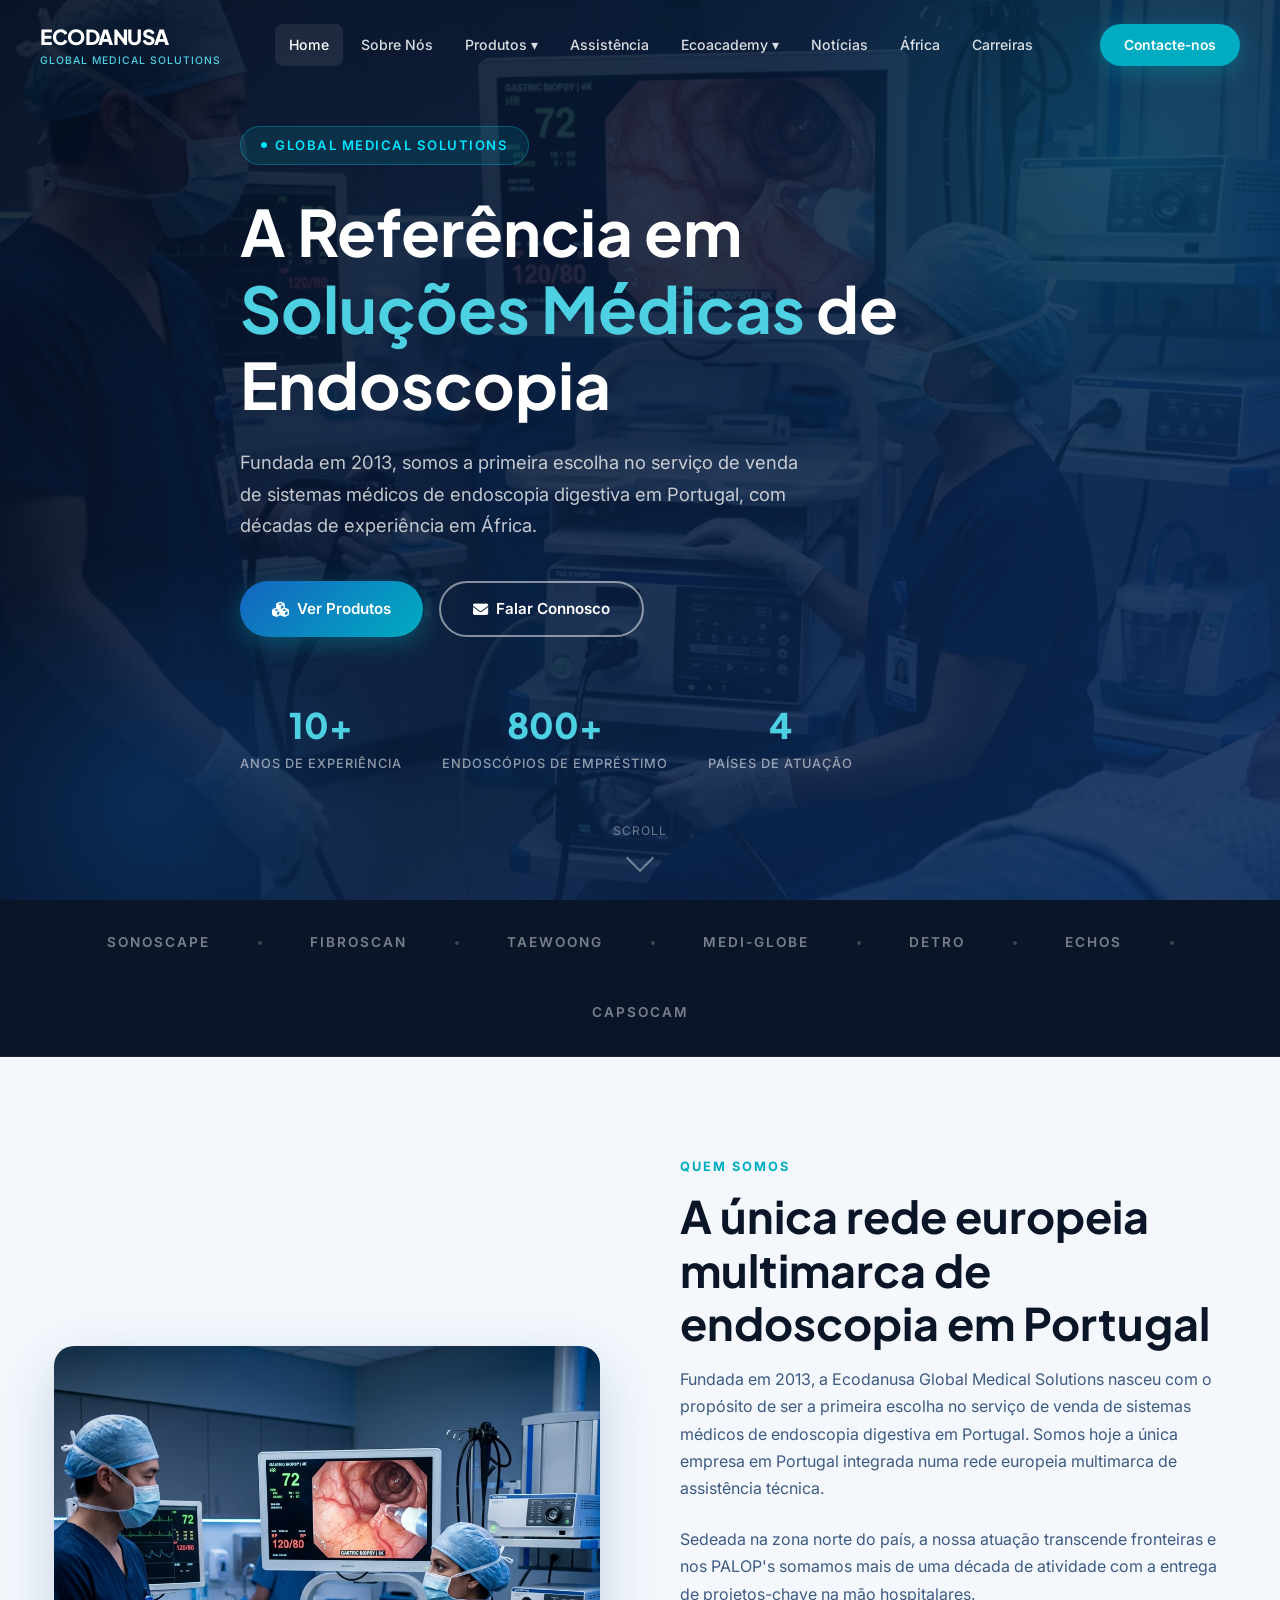
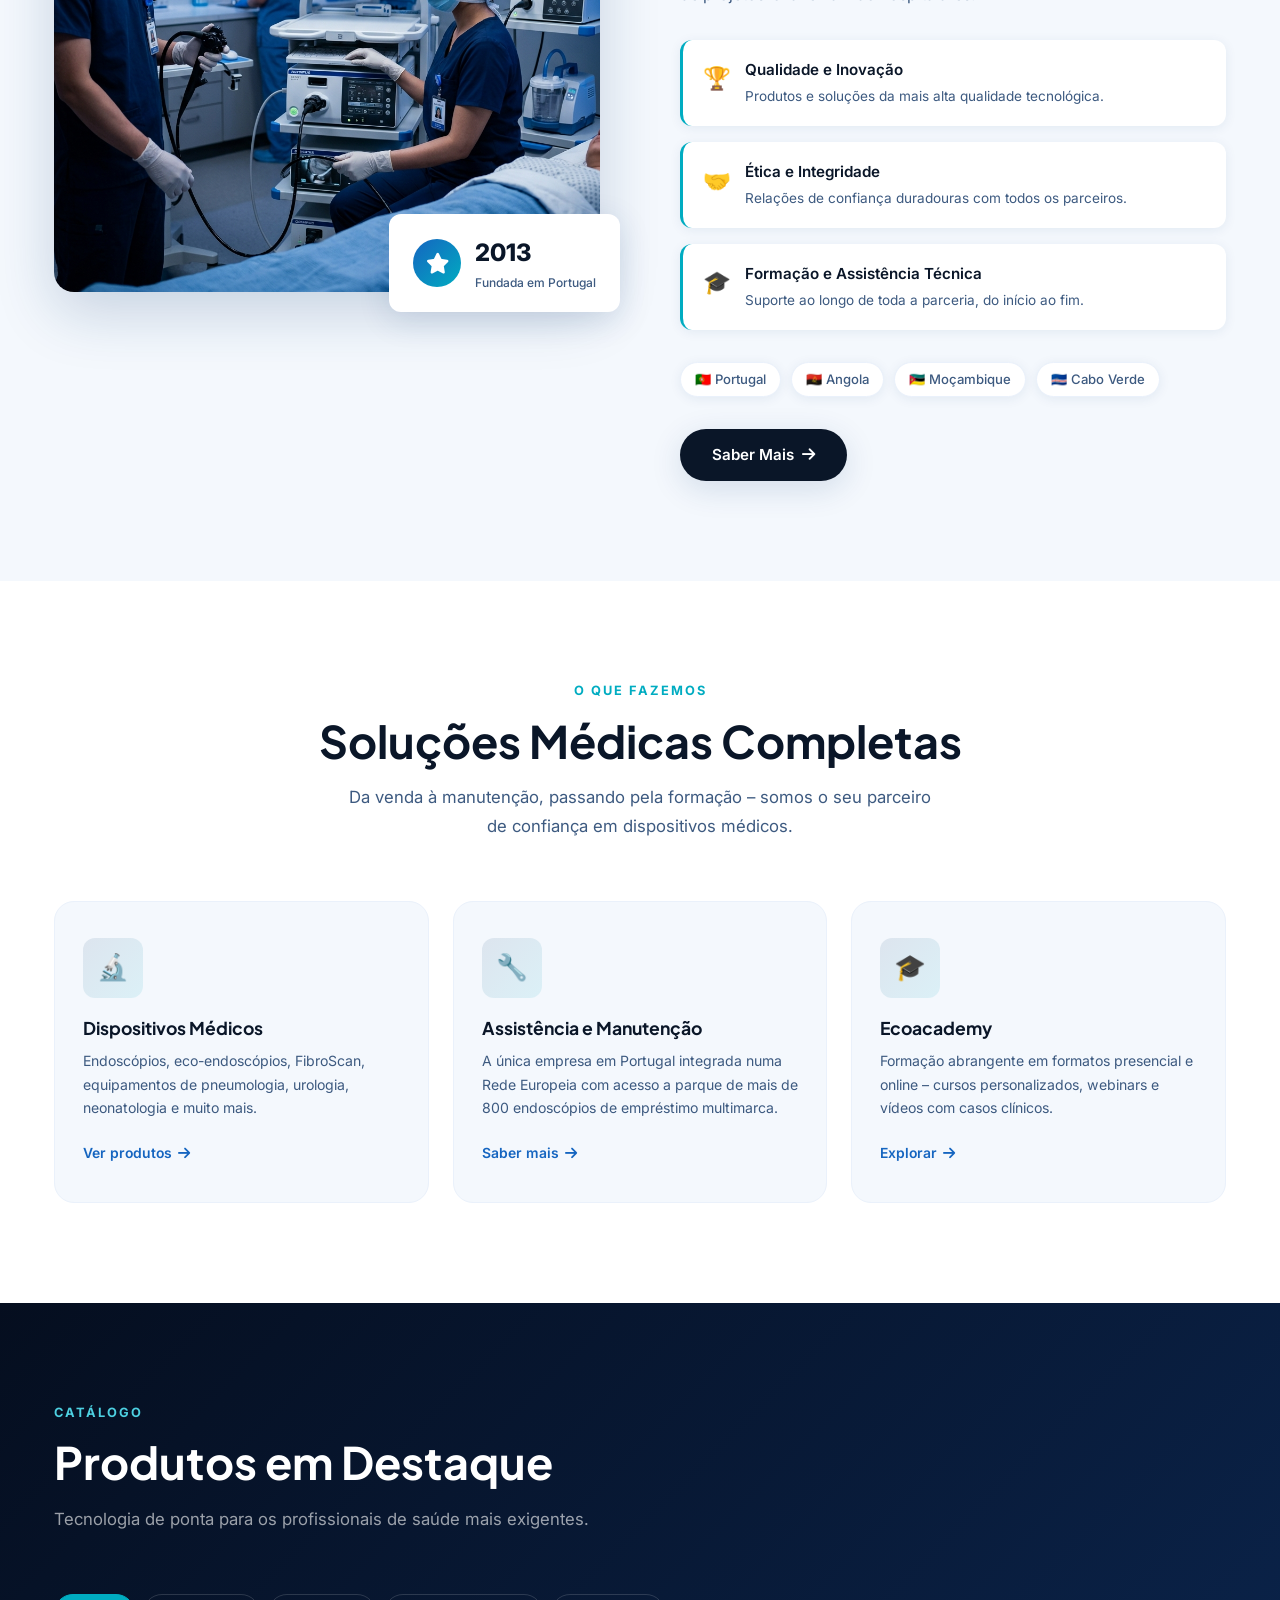
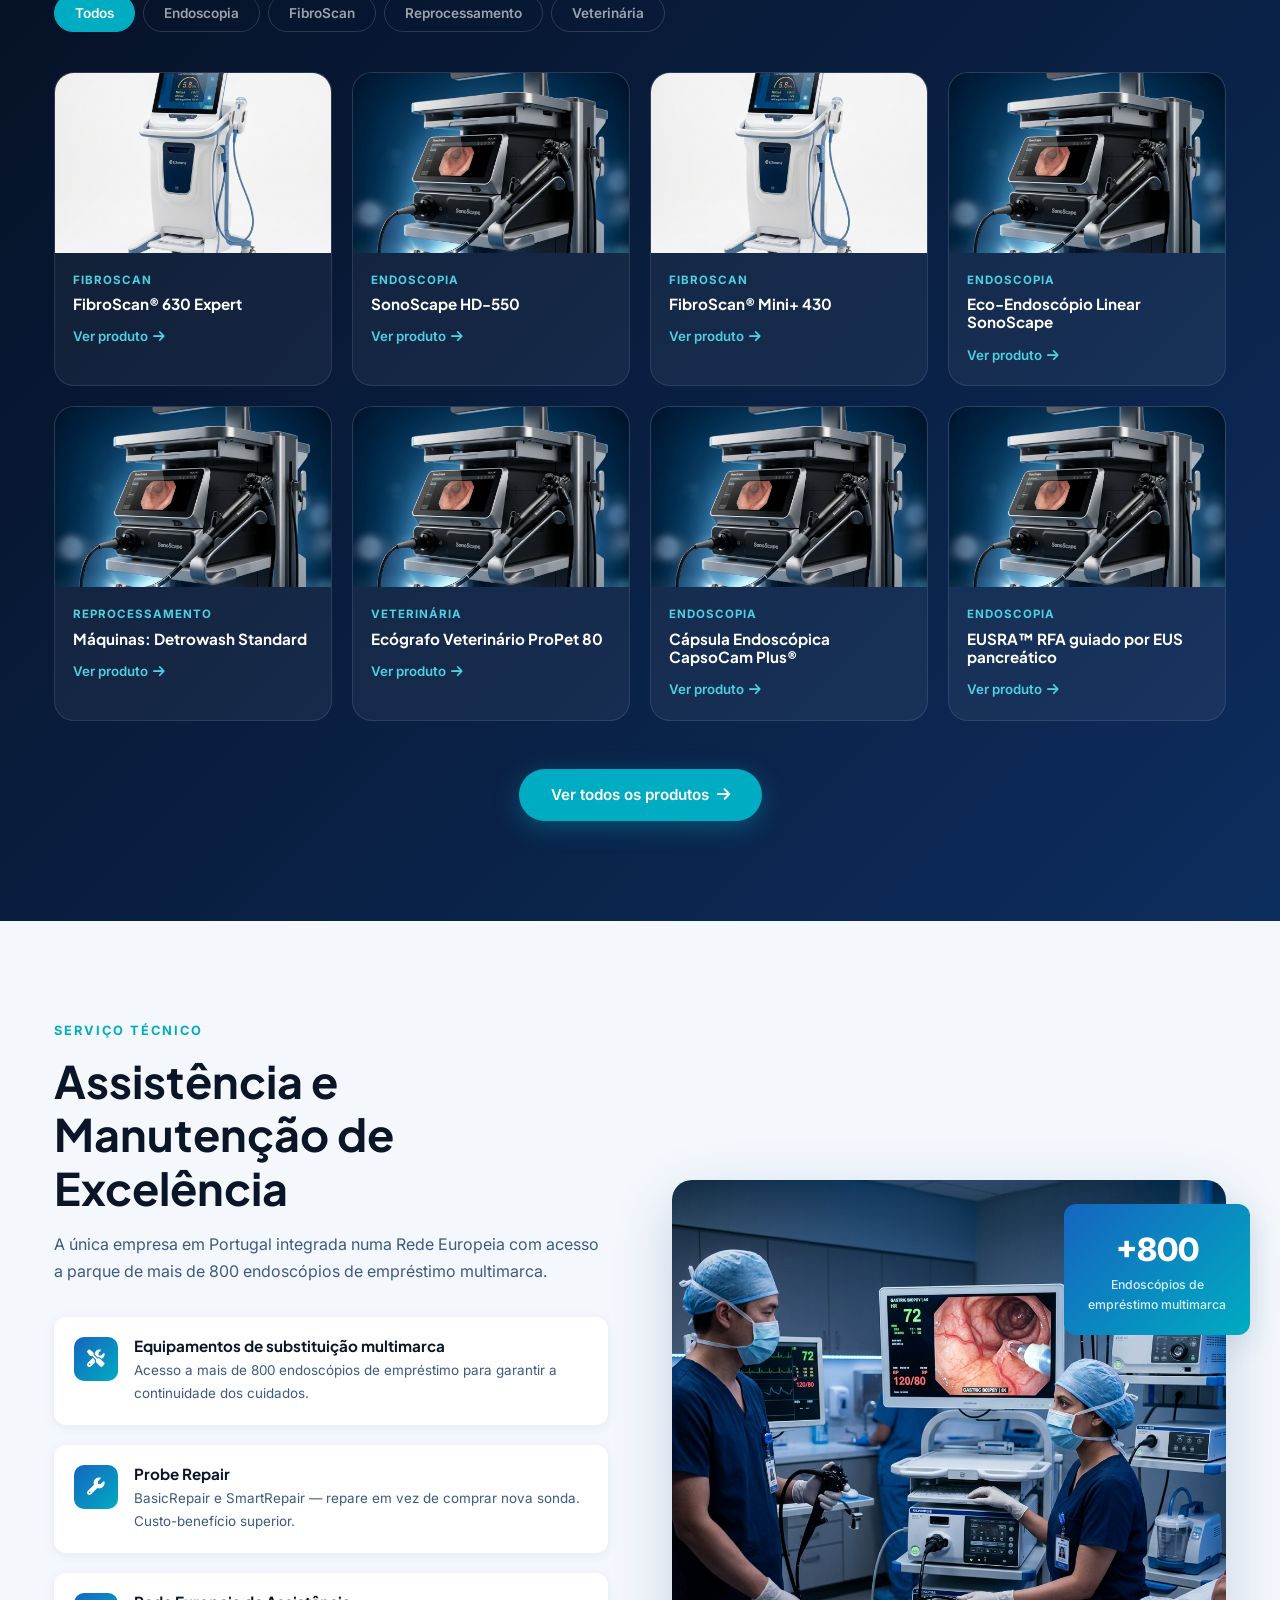
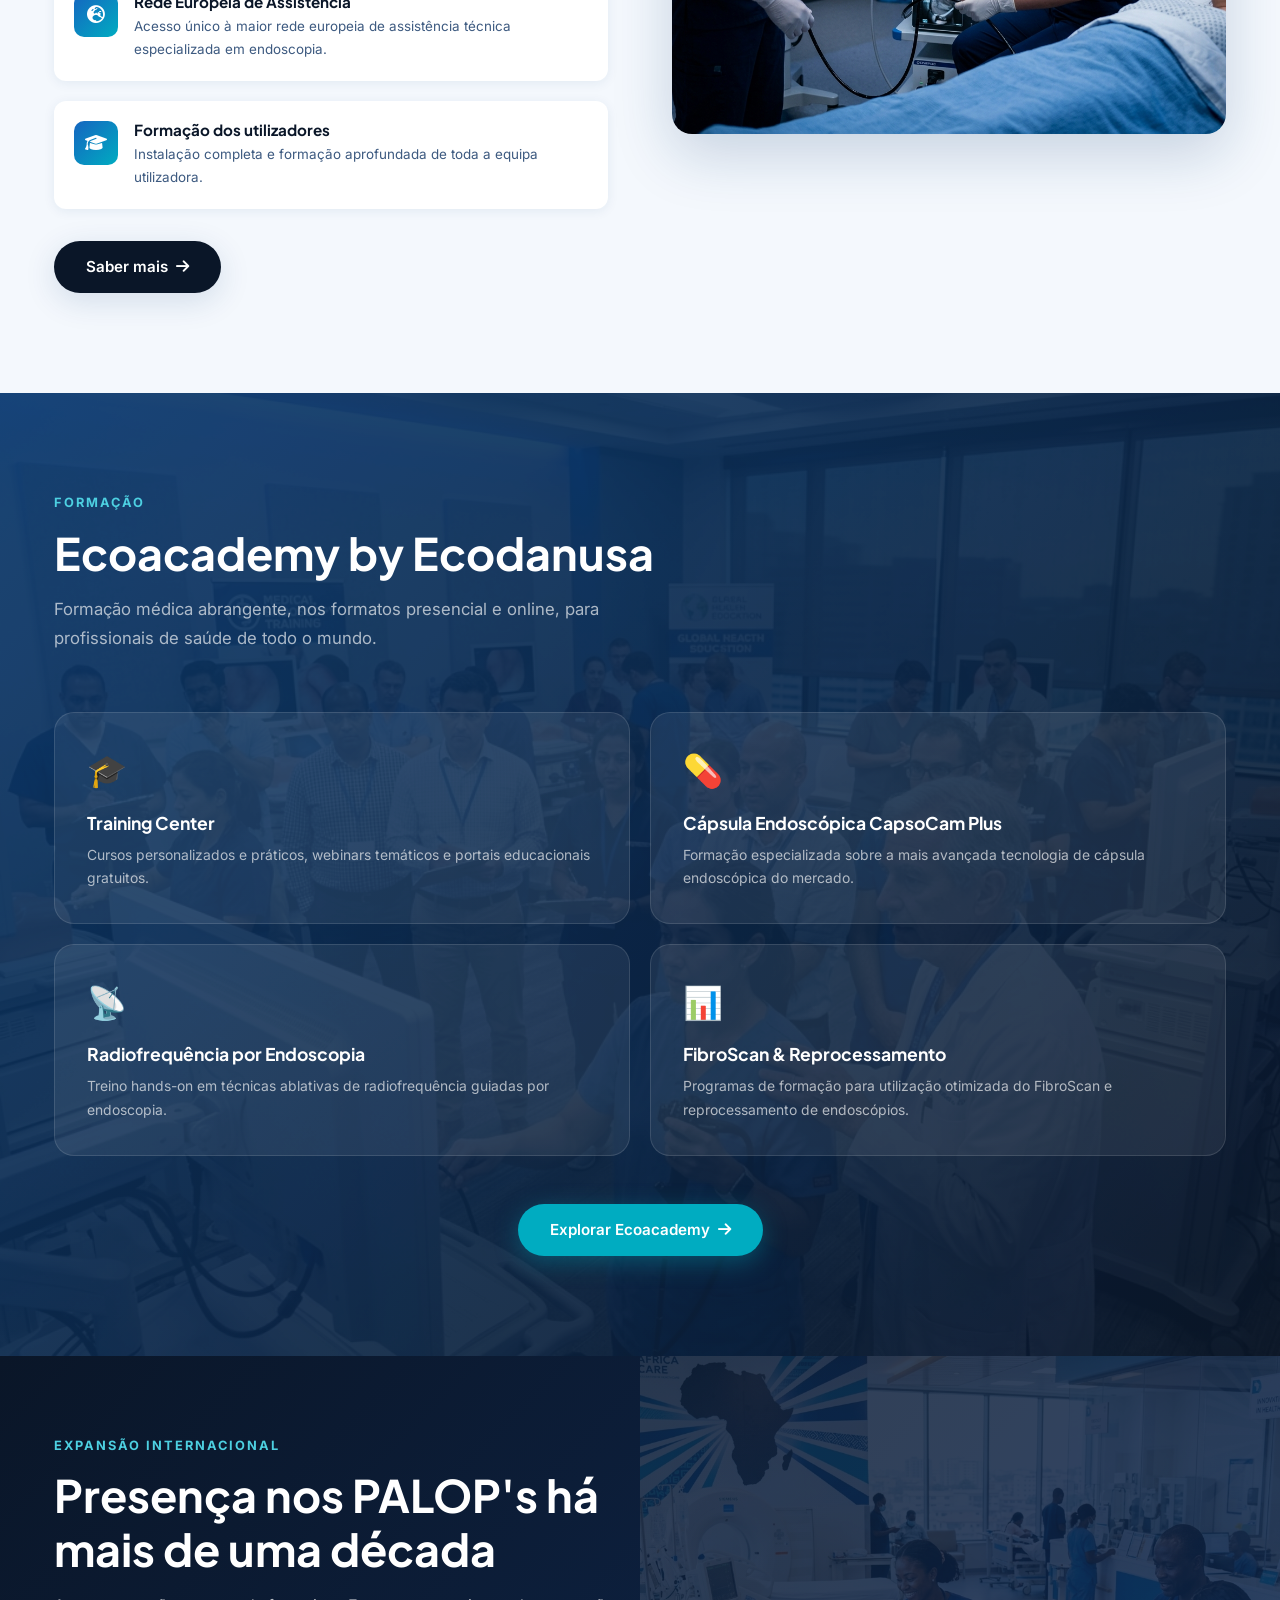
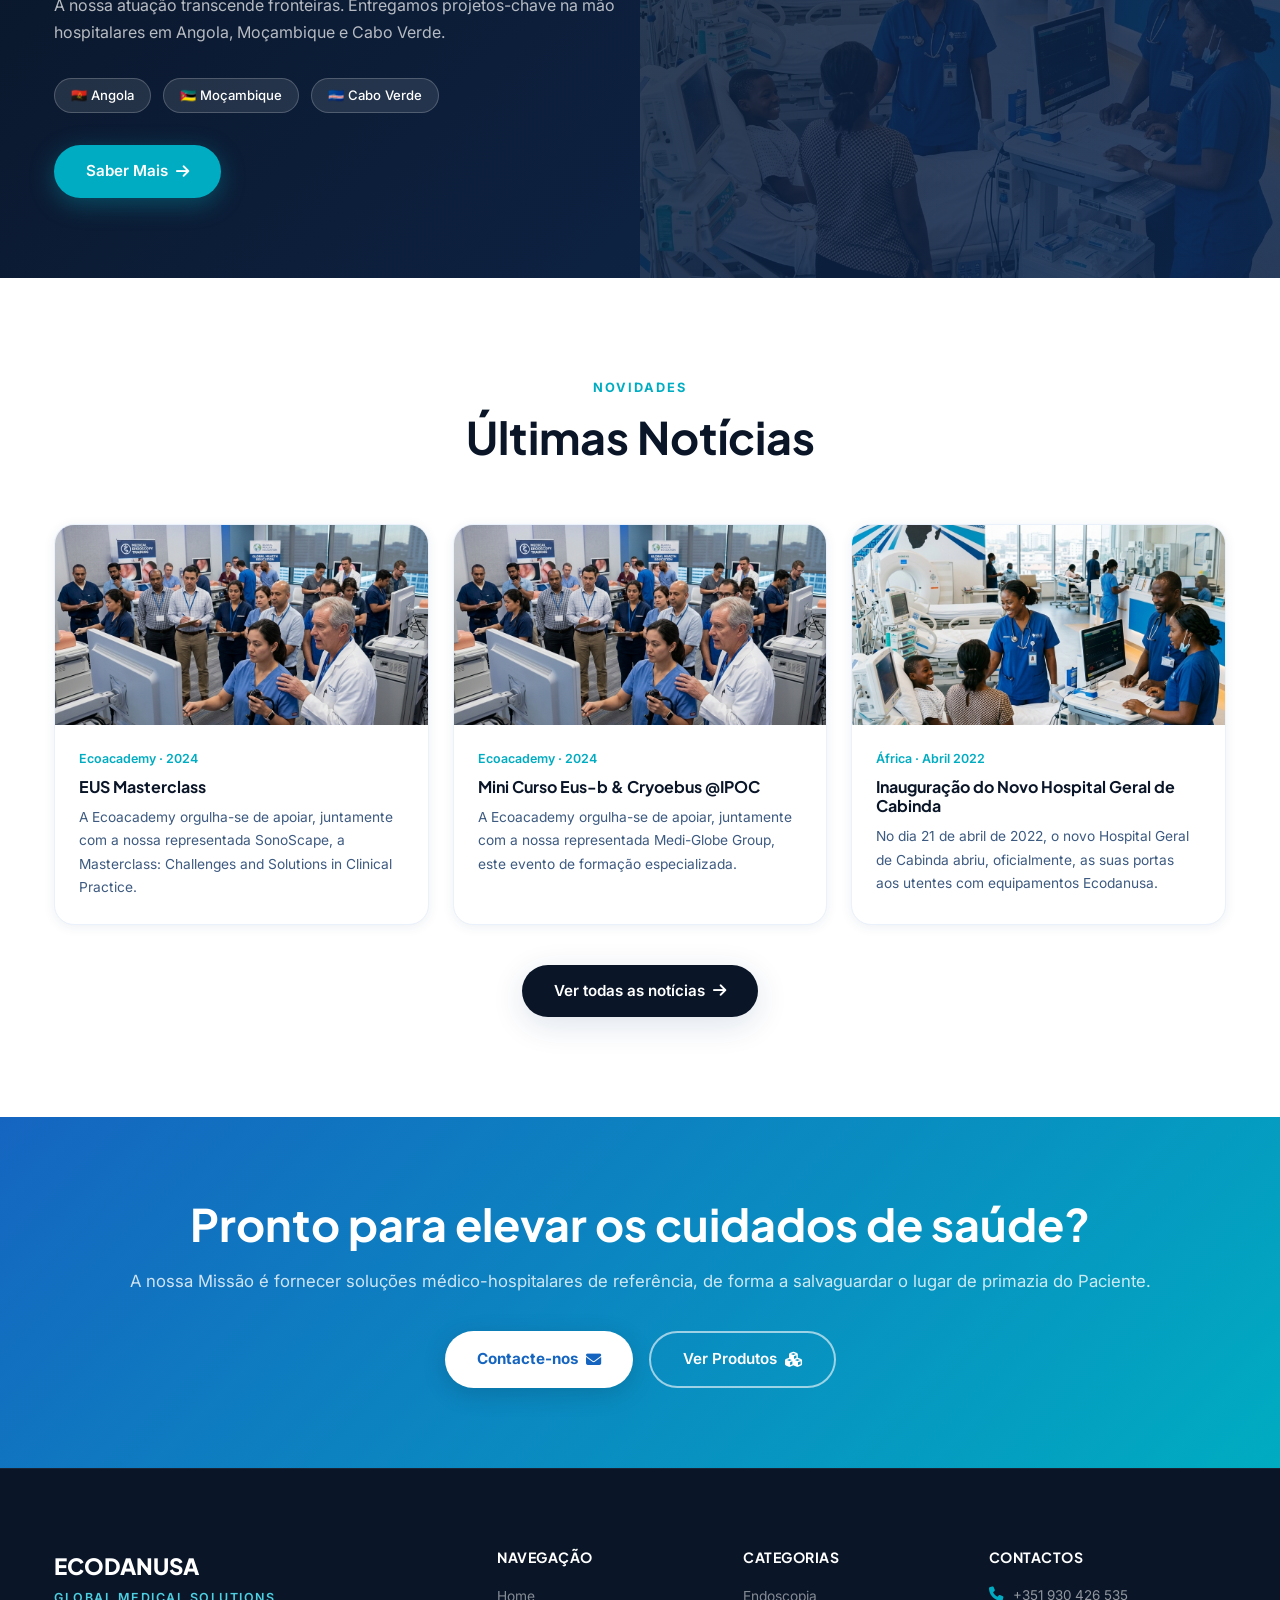
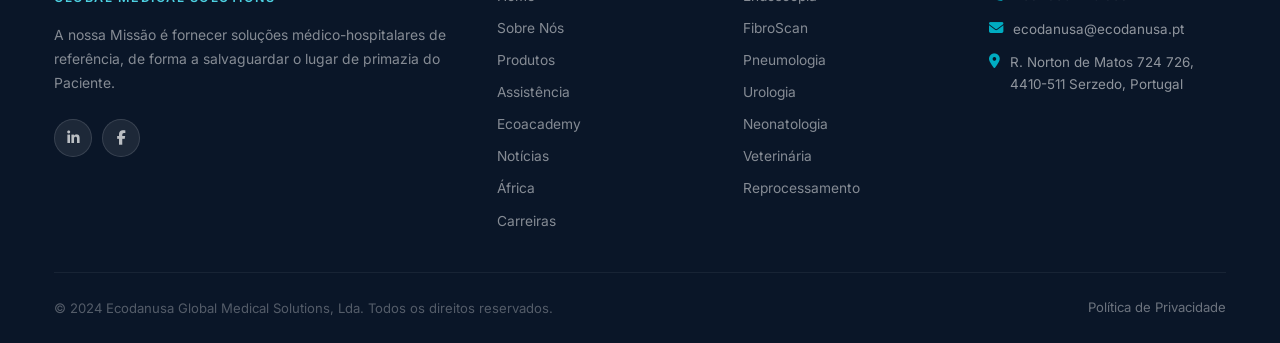
<file: index.html>
<!DOCTYPE html>
<html lang="pt">
<head>
  <meta charset="UTF-8">
  <meta name="viewport" content="width=device-width, initial-scale=1.0">
  <title>Ecodanusa – Global Medical Solutions</title>
  <meta name="description" content="Ecodanusa Global Medical Solutions – a primeira escolha no serviço de venda de sistemas médicos de endoscopia digestiva em Portugal. Fundada em 2013.">
  <link rel="stylesheet" href="css/style.css">
  <link rel="stylesheet" href="https://cdnjs.cloudflare.com/ajax/libs/font-awesome/6.5.0/css/all.min.css">
</head>
<body>

<!-- ═══════════ NAVBAR ═══════════ -->
<nav class="navbar" id="navbar">
  <div class="nav-inner">
    <a href="index.html" class="nav-logo">
      <div class="nav-logo-text">
        <span class="brand">ECODANUSA</span>
        <span class="tagline-small">Global Medical Solutions</span>
      </div>
    </a>
    <div class="nav-links">
      <div class="nav-item"><a href="index.html" class="nav-link active">Home</a></div>
      <div class="nav-item"><a href="sobre-nos.html" class="nav-link">Sobre Nós</a></div>
      <div class="nav-item has-dropdown">
        <a href="produtos.html" class="nav-link">Produtos ▾</a>
        <div class="dropdown">
          <a href="produtos.html?cat=endoscopia" class="dropdown-link"><span class="icon">🔬</span>Endoscopia Flexível e Rígida</a>
          <a href="produtos.html?cat=fibroscan" class="dropdown-link"><span class="icon">🫁</span>FibroScan | Saúde Hepática</a>
          <a href="produtos.html?cat=pneumo" class="dropdown-link"><span class="icon">🫀</span>Pneumologia</a>
          <a href="produtos.html?cat=reprocessamento" class="dropdown-link"><span class="icon">🧪</span>Sala de Reprocessamento</a>
          <a href="produtos.html?cat=veterinaria" class="dropdown-link"><span class="icon">🐾</span>Veterinária</a>
          <a href="produtos.html?cat=maternidade" class="dropdown-link"><span class="icon">👶</span>Maternidade e Neonatologia</a>
          <a href="produtos.html" class="dropdown-link"><span class="icon">📦</span>Ver todos os produtos →</a>
        </div>
      </div>
      <div class="nav-item"><a href="assistencia.html" class="nav-link">Assistência</a></div>
      <div class="nav-item has-dropdown">
        <a href="ecoacademy.html" class="nav-link">Ecoacademy ▾</a>
        <div class="dropdown">
          <a href="ecoacademy.html" class="dropdown-link"><span class="icon">🎓</span>Training Center</a>
          <a href="ecoacademy.html#capsocam" class="dropdown-link"><span class="icon">💊</span>Cápsula Endoscópica CapsoCam</a>
          <a href="ecoacademy.html#radiofrequencia" class="dropdown-link"><span class="icon">📡</span>Radiofrequência por Endoscopia</a>
          <a href="ecoacademy.html#fibroscan" class="dropdown-link"><span class="icon">📊</span>FibroScan</a>
          <a href="ecoacademy.html#reprocessamento" class="dropdown-link"><span class="icon">🔄</span>Reprocessamento de Endoscópios</a>
        </div>
      </div>
      <div class="nav-item"><a href="noticias.html" class="nav-link">Notícias</a></div>
      <div class="nav-item"><a href="africa.html" class="nav-link">África</a></div>
      <div class="nav-item"><a href="carreiras.html" class="nav-link">Carreiras</a></div>
    </div>
    <div class="nav-cta">
      <a href="contactos.html" class="btn btn-teal">Contacte-nos</a>
    </div>
    <button class="hamburger" id="hamburger" aria-label="Menu">
      <span></span><span></span><span></span>
    </button>
  </div>
</nav>

<!-- Mobile Nav -->
<div class="mobile-nav" id="mobileNav">
  <a href="index.html" class="mobile-nav-link">Home</a>
  <a href="sobre-nos.html" class="mobile-nav-link">Sobre Nós</a>
  <a href="produtos.html" class="mobile-nav-link">Produtos</a>
  <a href="assistencia.html" class="mobile-nav-link">Assistência e Manutenção</a>
  <a href="ecoacademy.html" class="mobile-nav-link">Ecoacademy</a>
  <a href="noticias.html" class="mobile-nav-link">Notícias</a>
  <a href="africa.html" class="mobile-nav-link">África</a>
  <a href="carreiras.html" class="mobile-nav-link">Carreiras</a>
  <a href="contactos.html" class="mobile-nav-link" style="background:rgba(0,172,193,.15);color:var(--teal-lt);margin-top:16px;">Contacte-nos →</a>
</div>

<!-- ═══════════ HERO ═══════════ -->
<section class="hero">
  <div class="hero-glow"></div>
  <div class="hero-glow-2"></div>
  <div class="container">
    <div class="hero-content fade-up">
      <div class="hero-badge"><span class="dot"></span>Global Medical Solutions</div>
      <h1>A Referência em <span>Soluções Médicas</span> de Endoscopia</h1>
      <p>Fundada em 2013, somos a primeira escolha no serviço de venda de sistemas médicos de endoscopia digestiva em Portugal, com décadas de experiência em África.</p>
      <div class="hero-btns">
        <a href="produtos.html" class="btn btn-primary"><i class="fa fa-cubes"></i> Ver Produtos</a>
        <a href="contactos.html" class="btn btn-outline"><i class="fa fa-envelope"></i> Falar Connosco</a>
      </div>
      <div class="hero-stats">
        <div class="stat-item">
          <div class="stat-num" data-target="10" data-suffix="+"><span class="num-value">10+</span></div>
          <div class="stat-label">Anos de Experiência</div>
        </div>
        <div class="stat-item">
          <div class="stat-num" data-target="800" data-suffix="+"><span class="num-value">800+</span></div>
          <div class="stat-label">Endoscópios de Empréstimo</div>
        </div>
        <div class="stat-item">
          <div class="stat-num" data-target="4" data-suffix=""><span class="num-value">4</span></div>
          <div class="stat-label">Países de Atuação</div>
        </div>
      </div>
    </div>
  </div>
  <div class="scroll-indicator"><span>SCROLL</span><div class="arrow"></div></div>
</section>

<!-- ═══════════ BRANDS ═══════════ -->
<section class="brands-strip">
  <div class="container">
    <div class="brands-inner">
      <span class="brand-tag">SonoScape</span>
      <span class="brand-sep"></span>
      <span class="brand-tag">FibroScan</span>
      <span class="brand-sep"></span>
      <span class="brand-tag">Taewoong</span>
      <span class="brand-sep"></span>
      <span class="brand-tag">Medi-Globe</span>
      <span class="brand-sep"></span>
      <span class="brand-tag">Detro</span>
      <span class="brand-sep"></span>
      <span class="brand-tag">EchoS</span>
      <span class="brand-sep"></span>
      <span class="brand-tag">CapsoCam</span>
    </div>
  </div>
</section>

<!-- ═══════════ ABOUT PREVIEW ═══════════ -->
<section class="about-preview section-padding">
  <div class="container">
    <div class="about-grid">
      <div class="about-image-wrap fade-up">
        <img src="images/hero_medical_1782479692226.png" alt="Ecodanusa – Soluções Médicas">
        <div class="about-badge-float">
          <div class="icon-circle"><i class="fa fa-star"></i></div>
          <div>
            <div class="num">2013</div>
            <div class="lbl">Fundada em Portugal</div>
          </div>
        </div>
      </div>
      <div class="fade-up">
        <div class="section-label">Quem Somos</div>
        <h2 class="section-title">A única rede europeia multimarca de endoscopia em Portugal</h2>
        <p style="color:var(--text-mid);margin-bottom:24px;">Fundada em 2013, a Ecodanusa Global Medical Solutions nasceu com o propósito de ser a primeira escolha no serviço de venda de sistemas médicos de endoscopia digestiva em Portugal. Somos hoje a única empresa em Portugal integrada numa rede europeia multimarca de assistência técnica.</p>
        <p style="color:var(--text-mid);margin-bottom:32px;">Sedeada na zona norte do país, a nossa atuação transcende fronteiras e nos PALOP's somamos mais de uma década de atividade com a entrega de projetos-chave na mão hospitalares.</p>
        <div class="about-values">
          <div class="value-item">
            <div class="value-icon">🏆</div>
            <div>
              <div class="value-title">Qualidade e Inovação</div>
              <div class="value-desc">Produtos e soluções da mais alta qualidade tecnológica.</div>
            </div>
          </div>
          <div class="value-item">
            <div class="value-icon">🤝</div>
            <div>
              <div class="value-title">Ética e Integridade</div>
              <div class="value-desc">Relações de confiança duradouras com todos os parceiros.</div>
            </div>
          </div>
          <div class="value-item">
            <div class="value-icon">🎓</div>
            <div>
              <div class="value-title">Formação e Assistência Técnica</div>
              <div class="value-desc">Suporte ao longo de toda a parceria, do início ao fim.</div>
            </div>
          </div>
        </div>
        <div class="presence-flags" style="margin-top:32px;">
          <div class="flag-item">🇵🇹 Portugal</div>
          <div class="flag-item">🇦🇴 Angola</div>
          <div class="flag-item">🇲🇿 Moçambique</div>
          <div class="flag-item">🇨🇻 Cabo Verde</div>
        </div>
        <div style="margin-top:32px;">
          <a href="sobre-nos.html" class="btn btn-dark">Saber Mais <i class="fa fa-arrow-right"></i></a>
        </div>
      </div>
    </div>
  </div>
</section>

<!-- ═══════════ SERVICES ═══════════ -->
<section class="services section-padding">
  <div class="container">
    <div class="section-header center fade-up">
      <div class="section-label">O Que Fazemos</div>
      <h2 class="section-title">Soluções Médicas Completas</h2>
      <p class="section-sub">Da venda à manutenção, passando pela formação – somos o seu parceiro de confiança em dispositivos médicos.</p>
    </div>
    <div class="services-grid">
      <div class="service-card fade-up">
        <div class="service-icon">🔬</div>
        <h3>Dispositivos Médicos</h3>
        <p>Endoscópios, eco-endoscópios, FibroScan, equipamentos de pneumologia, urologia, neonatologia e muito mais.</p>
        <a href="produtos.html" class="service-link">Ver produtos <i class="fa fa-arrow-right"></i></a>
      </div>
      <div class="service-card fade-up">
        <div class="service-icon">🔧</div>
        <h3>Assistência e Manutenção</h3>
        <p>A única empresa em Portugal integrada numa Rede Europeia com acesso a parque de mais de 800 endoscópios de empréstimo multimarca.</p>
        <a href="assistencia.html" class="service-link">Saber mais <i class="fa fa-arrow-right"></i></a>
      </div>
      <div class="service-card fade-up">
        <div class="service-icon">🎓</div>
        <h3>Ecoacademy</h3>
        <p>Formação abrangente em formatos presencial e online – cursos personalizados, webinars e vídeos com casos clínicos.</p>
        <a href="ecoacademy.html" class="service-link">Explorar <i class="fa fa-arrow-right"></i></a>
      </div>
    </div>
  </div>
</section>

<!-- ═══════════ PRODUCTS ═══════════ -->
<section class="products-section section-padding">
  <div class="container" style="position:relative">
    <div class="section-header fade-up">
      <div class="section-label">Catálogo</div>
      <h2 class="section-title">Produtos em Destaque</h2>
      <p class="section-sub">Tecnologia de ponta para os profissionais de saúde mais exigentes.</p>
    </div>
    <div class="category-tabs fade-up">
      <button class="cat-tab active" data-cat="all">Todos</button>
      <button class="cat-tab" data-cat="endoscopia">Endoscopia</button>
      <button class="cat-tab" data-cat="fibroscan">FibroScan</button>
      <button class="cat-tab" data-cat="reprocessamento">Reprocessamento</button>
      <button class="cat-tab" data-cat="veterinaria">Veterinária</button>
    </div>
    <div class="products-grid">
      <div class="product-card fade-up" data-cat="fibroscan">
        <div class="product-card-img"><img src="images/fibroscan_device_1782479708002.png" alt="FibroScan 630 Expert"></div>
        <div class="product-card-body">
          <div class="product-cat-tag">FibroScan</div>
          <h4>FibroScan® 630 Expert</h4>
          <a href="produtos.html" class="product-card-link">Ver produto <i class="fa fa-arrow-right"></i></a>
        </div>
      </div>
      <div class="product-card fade-up" data-cat="endoscopia">
        <div class="product-card-img"><img src="images/endoscopy_equipment_1782479717325.png" alt="SonoScape HD-550"></div>
        <div class="product-card-body">
          <div class="product-cat-tag">Endoscopia</div>
          <h4>SonoScape HD-550</h4>
          <a href="produtos.html" class="product-card-link">Ver produto <i class="fa fa-arrow-right"></i></a>
        </div>
      </div>
      <div class="product-card fade-up" data-cat="fibroscan">
        <div class="product-card-img"><img src="images/fibroscan_device_1782479708002.png" alt="FibroScan Mini+ 430"></div>
        <div class="product-card-body">
          <div class="product-cat-tag">FibroScan</div>
          <h4>FibroScan® Mini+ 430</h4>
          <a href="produtos.html" class="product-card-link">Ver produto <i class="fa fa-arrow-right"></i></a>
        </div>
      </div>
      <div class="product-card fade-up" data-cat="endoscopia">
        <div class="product-card-img"><img src="images/endoscopy_equipment_1782479717325.png" alt="Eco-Endoscópio Linear"></div>
        <div class="product-card-body">
          <div class="product-cat-tag">Endoscopia</div>
          <h4>Eco-Endoscópio Linear SonoScape</h4>
          <a href="produtos.html" class="product-card-link">Ver produto <i class="fa fa-arrow-right"></i></a>
        </div>
      </div>
      <div class="product-card fade-up" data-cat="reprocessamento">
        <div class="product-card-img"><img src="images/endoscopy_equipment_1782479717325.png" alt="Detrowash Standard"></div>
        <div class="product-card-body">
          <div class="product-cat-tag">Reprocessamento</div>
          <h4>Máquinas: Detrowash Standard</h4>
          <a href="produtos.html" class="product-card-link">Ver produto <i class="fa fa-arrow-right"></i></a>
        </div>
      </div>
      <div class="product-card fade-up" data-cat="veterinaria">
        <div class="product-card-img"><img src="images/endoscopy_equipment_1782479717325.png" alt="Ecógrafo Veterinário"></div>
        <div class="product-card-body">
          <div class="product-cat-tag">Veterinária</div>
          <h4>Ecógrafo Veterinário ProPet 80</h4>
          <a href="produtos.html" class="product-card-link">Ver produto <i class="fa fa-arrow-right"></i></a>
        </div>
      </div>
      <div class="product-card fade-up" data-cat="endoscopia">
        <div class="product-card-img"><img src="images/endoscopy_equipment_1782479717325.png" alt="Cápsula Endoscópica"></div>
        <div class="product-card-body">
          <div class="product-cat-tag">Endoscopia</div>
          <h4>Cápsula Endoscópica CapsoCam Plus®</h4>
          <a href="produtos.html" class="product-card-link">Ver produto <i class="fa fa-arrow-right"></i></a>
        </div>
      </div>
      <div class="product-card fade-up" data-cat="endoscopia">
        <div class="product-card-img"><img src="images/endoscopy_equipment_1782479717325.png" alt="EUSRA RFA"></div>
        <div class="product-card-body">
          <div class="product-cat-tag">Endoscopia</div>
          <h4>EUSRA™ RFA guiado por EUS pancreático</h4>
          <a href="produtos.html" class="product-card-link">Ver produto <i class="fa fa-arrow-right"></i></a>
        </div>
      </div>
    </div>
    <div class="all-products-wrap fade-up">
      <a href="produtos.html" class="btn btn-teal">Ver todos os produtos <i class="fa fa-arrow-right"></i></a>
    </div>
  </div>
</section>

<!-- ═══════════ ASSISTANCE ═══════════ -->
<section class="assistance section-padding">
  <div class="container">
    <div class="assistance-grid">
      <div class="fade-up">
        <div class="section-label">Serviço Técnico</div>
        <h2 class="section-title">Assistência e Manutenção de Excelência</h2>
        <p style="color:var(--text-mid);margin-bottom:8px;">A única empresa em Portugal integrada numa Rede Europeia com acesso a parque de mais de 800 endoscópios de empréstimo multimarca.</p>
        <div class="assistance-features">
          <div class="assist-feat">
            <div class="assist-icon"><i class="fa fa-tools"></i></div>
            <div class="assist-text">
              <h4>Equipamentos de substituição multimarca</h4>
              <p>Acesso a mais de 800 endoscópios de empréstimo para garantir a continuidade dos cuidados.</p>
            </div>
          </div>
          <div class="assist-feat">
            <div class="assist-icon"><i class="fa fa-wrench"></i></div>
            <div class="assist-text">
              <h4>Probe Repair</h4>
              <p>BasicRepair e SmartRepair — repare em vez de comprar nova sonda. Custo-benefício superior.</p>
            </div>
          </div>
          <div class="assist-feat">
            <div class="assist-icon"><i class="fa fa-globe-europe"></i></div>
            <div class="assist-text">
              <h4>Rede Europeia de Assistência</h4>
              <p>Acesso único à maior rede europeia de assistência técnica especializada em endoscopia.</p>
            </div>
          </div>
          <div class="assist-feat">
            <div class="assist-icon"><i class="fa fa-graduation-cap"></i></div>
            <div class="assist-text">
              <h4>Formação dos utilizadores</h4>
              <p>Instalação completa e formação aprofundada de toda a equipa utilizadora.</p>
            </div>
          </div>
        </div>
        <div style="margin-top:32px;">
          <a href="assistencia.html" class="btn btn-dark">Saber mais <i class="fa fa-arrow-right"></i></a>
        </div>
      </div>
      <div class="assist-image fade-up">
        <img src="images/hero_medical_1782479692226.png" alt="Assistência Técnica">
        <div class="assist-highlight">
          <div class="num">+800</div>
          <div class="lbl">Endoscópios de<br>empréstimo multimarca</div>
        </div>
      </div>
    </div>
  </div>
</section>

<!-- ═══════════ ECOACADEMY ═══════════ -->
<section class="ecoacademy section-padding">
  <div class="container" style="position:relative">
    <div class="section-header fade-up">
      <div class="section-label">Formação</div>
      <h2 class="section-title">Ecoacademy by Ecodanusa</h2>
      <p class="section-sub">Formação médica abrangente, nos formatos presencial e online, para profissionais de saúde de todo o mundo.</p>
    </div>
    <div class="academy-grid">
      <div class="academy-card fade-up">
        <div class="a-icon">🎓</div>
        <h3>Training Center</h3>
        <p>Cursos personalizados e práticos, webinars temáticos e portais educacionais gratuitos.</p>
      </div>
      <div class="academy-card fade-up">
        <div class="a-icon">💊</div>
        <h3>Cápsula Endoscópica CapsoCam Plus</h3>
        <p>Formação especializada sobre a mais avançada tecnologia de cápsula endoscópica do mercado.</p>
      </div>
      <div class="academy-card fade-up">
        <div class="a-icon">📡</div>
        <h3>Radiofrequência por Endoscopia</h3>
        <p>Treino hands-on em técnicas ablativas de radiofrequência guiadas por endoscopia.</p>
      </div>
      <div class="academy-card fade-up">
        <div class="a-icon">📊</div>
        <h3>FibroScan & Reprocessamento</h3>
        <p>Programas de formação para utilização otimizada do FibroScan e reprocessamento de endoscópios.</p>
      </div>
    </div>
    <div style="text-align:center;margin-top:48px;position:relative;">
      <a href="ecoacademy.html" class="btn btn-teal">Explorar Ecoacademy <i class="fa fa-arrow-right"></i></a>
    </div>
  </div>
</section>

<!-- ═══════════ AFRICA ═══════════ -->
<section class="africa-strip">
  <div class="container">
    <div class="africa-content fade-up">
      <div class="section-label" style="color:var(--teal-lt)">Expansão Internacional</div>
      <h2>Presença nos PALOP's há mais de uma década</h2>
      <p>A nossa atuação transcende fronteiras. Entregamos projetos-chave na mão hospitalares em Angola, Moçambique e Cabo Verde.</p>
      <div class="africa-countries">
        <span class="country-tag">🇦🇴 Angola</span>
        <span class="country-tag">🇲🇿 Moçambique</span>
        <span class="country-tag">🇨🇻 Cabo Verde</span>
      </div>
      <div style="margin-top:32px;">
        <a href="africa.html" class="btn btn-teal">Saber Mais <i class="fa fa-arrow-right"></i></a>
      </div>
    </div>
  </div>
</section>

<!-- ═══════════ NEWS PREVIEW ═══════════ -->
<section class="news-section section-padding">
  <div class="container">
    <div class="section-header center fade-up">
      <div class="section-label">Novidades</div>
      <h2 class="section-title">Últimas Notícias</h2>
    </div>
    <div class="news-grid">
      <div class="news-card fade-up">
        <div class="news-img"><img src="images/ecoacademy_training_1782479748742.png" alt="EUS Masterclass"></div>
        <div class="news-body">
          <div class="news-date">Ecoacademy · 2024</div>
          <h4>EUS Masterclass</h4>
          <p>A Ecoacademy orgulha-se de apoiar, juntamente com a nossa representada SonoScape, a Masterclass: Challenges and Solutions in Clinical Practice.</p>
        </div>
      </div>
      <div class="news-card fade-up">
        <div class="news-img"><img src="images/ecoacademy_training_1782479748742.png" alt="Mini Curso EUS-b"></div>
        <div class="news-body">
          <div class="news-date">Ecoacademy · 2024</div>
          <h4>Mini Curso Eus-b & Cryoebus @IPOC</h4>
          <p>A Ecoacademy orgulha-se de apoiar, juntamente com a nossa representada Medi-Globe Group, este evento de formação especializada.</p>
        </div>
      </div>
      <div class="news-card fade-up">
        <div class="news-img"><img src="images/africa_medical_1782479737772.png" alt="Hospital Cabinda"></div>
        <div class="news-body">
          <div class="news-date">África · Abril 2022</div>
          <h4>Inauguração do Novo Hospital Geral de Cabinda</h4>
          <p>No dia 21 de abril de 2022, o novo Hospital Geral de Cabinda abriu, oficialmente, as suas portas aos utentes com equipamentos Ecodanusa.</p>
        </div>
      </div>
    </div>
    <div style="text-align:center;margin-top:40px;">
      <a href="noticias.html" class="btn btn-dark">Ver todas as notícias <i class="fa fa-arrow-right"></i></a>
    </div>
  </div>
</section>

<!-- ═══════════ CTA ═══════════ -->
<section class="cta-banner">
  <div class="container fade-up">
    <h2>Pronto para elevar os cuidados de saúde?</h2>
    <p>A nossa Missão é fornecer soluções médico-hospitalares de referência, de forma a salvaguardar o lugar de primazia do Paciente.</p>
    <div class="cta-btns">
      <a href="contactos.html" class="btn btn-white">Contacte-nos <i class="fa fa-envelope"></i></a>
      <a href="produtos.html" class="btn btn-outline-white">Ver Produtos <i class="fa fa-cubes"></i></a>
    </div>
  </div>
</section>

<!-- ═══════════ FOOTER ═══════════ -->
<footer class="footer">
  <div class="footer-main">
    <div class="container">
      <div class="footer-grid">
        <div class="footer-brand">
          <div class="brand-name">ECODANUSA</div>
          <div class="brand-motto">Global Medical Solutions</div>
          <p>A nossa Missão é fornecer soluções médico-hospitalares de referência, de forma a salvaguardar o lugar de primazia do Paciente.</p>
          <div class="footer-social">
            <a href="https://www.linkedin.com/company/ecodanusa" class="social-btn" target="_blank" rel="noopener"><i class="fab fa-linkedin-in"></i></a>
            <a href="https://www.facebook.com/profile.php?id=100057576304132" class="social-btn" target="_blank" rel="noopener"><i class="fab fa-facebook-f"></i></a>
          </div>
        </div>
        <div class="footer-col">
          <h5>Navegação</h5>
          <div class="footer-links">
            <a href="index.html">Home</a>
            <a href="sobre-nos.html">Sobre Nós</a>
            <a href="produtos.html">Produtos</a>
            <a href="assistencia.html">Assistência</a>
            <a href="ecoacademy.html">Ecoacademy</a>
            <a href="noticias.html">Notícias</a>
            <a href="africa.html">África</a>
            <a href="carreiras.html">Carreiras</a>
          </div>
        </div>
        <div class="footer-col">
          <h5>Categorias</h5>
          <div class="footer-links">
            <a href="produtos.html?cat=endoscopia">Endoscopia</a>
            <a href="produtos.html?cat=fibroscan">FibroScan</a>
            <a href="produtos.html?cat=pneumo">Pneumologia</a>
            <a href="produtos.html?cat=urologia">Urologia</a>
            <a href="produtos.html?cat=maternidade">Neonatologia</a>
            <a href="produtos.html?cat=veterinaria">Veterinária</a>
            <a href="produtos.html?cat=reprocessamento">Reprocessamento</a>
          </div>
        </div>
        <div class="footer-col">
          <h5>Contactos</h5>
          <div class="footer-contact">
            <div class="contact-item">
              <i class="fa fa-phone c-icon"></i>
              <a href="tel:+351930426535">+351 930 426 535</a>
            </div>
            <div class="contact-item">
              <i class="fa fa-envelope c-icon"></i>
              <a href="mailto:ecodanusa@ecodanusa.pt">ecodanusa@ecodanusa.pt</a>
            </div>
            <div class="contact-item">
              <i class="fa fa-map-marker-alt c-icon"></i>
              <a href="https://maps.app.goo.gl/RM9pzGUpxXYJe8wU6" target="_blank">R. Norton de Matos 724 726,<br>4410-511 Serzedo, Portugal</a>
            </div>
          </div>
        </div>
      </div>
    </div>
  </div>
  <div class="container">
    <div class="footer-bottom">
      <p>© 2024 Ecodanusa Global Medical Solutions, Lda. Todos os direitos reservados.</p>
      <a href="politica-privacidade.html">Política de Privacidade</a>
    </div>
  </div>
</footer>

<script src="js/main.js"></script>
</body>
</html>
</file>
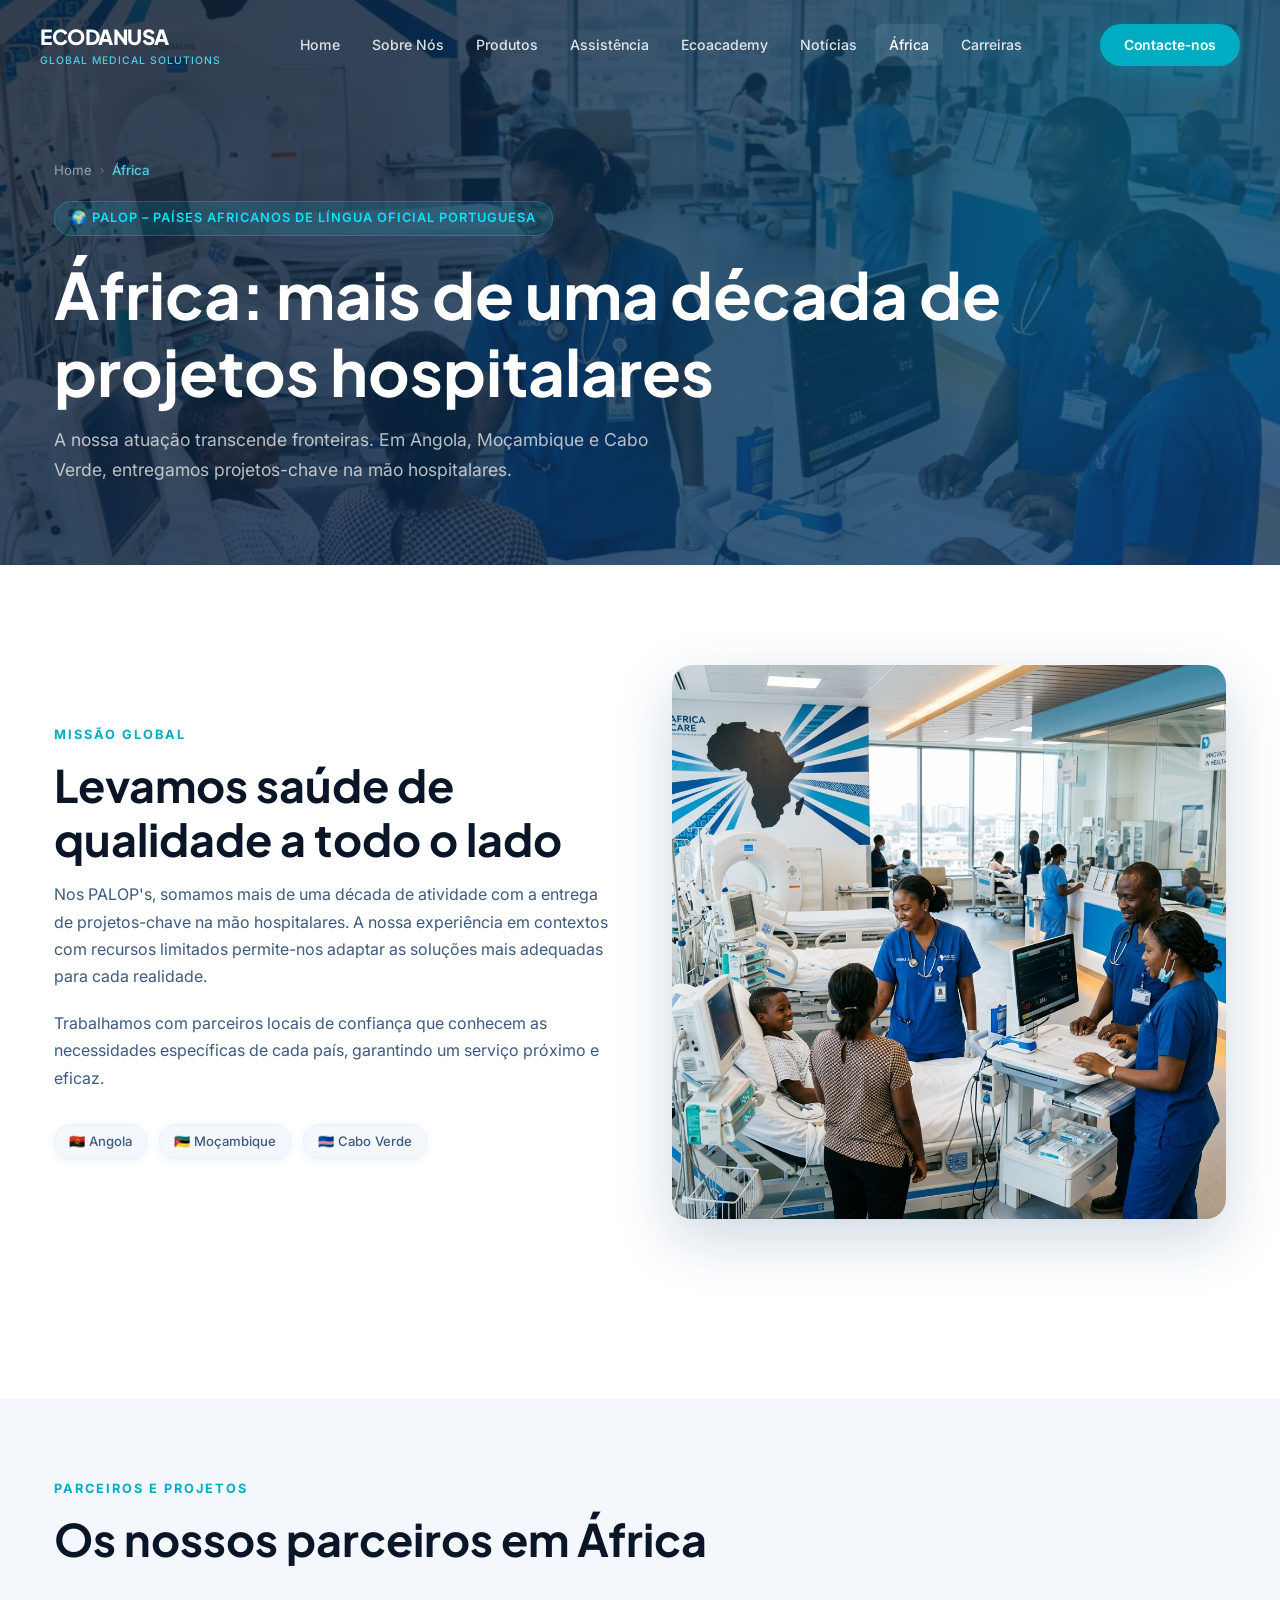
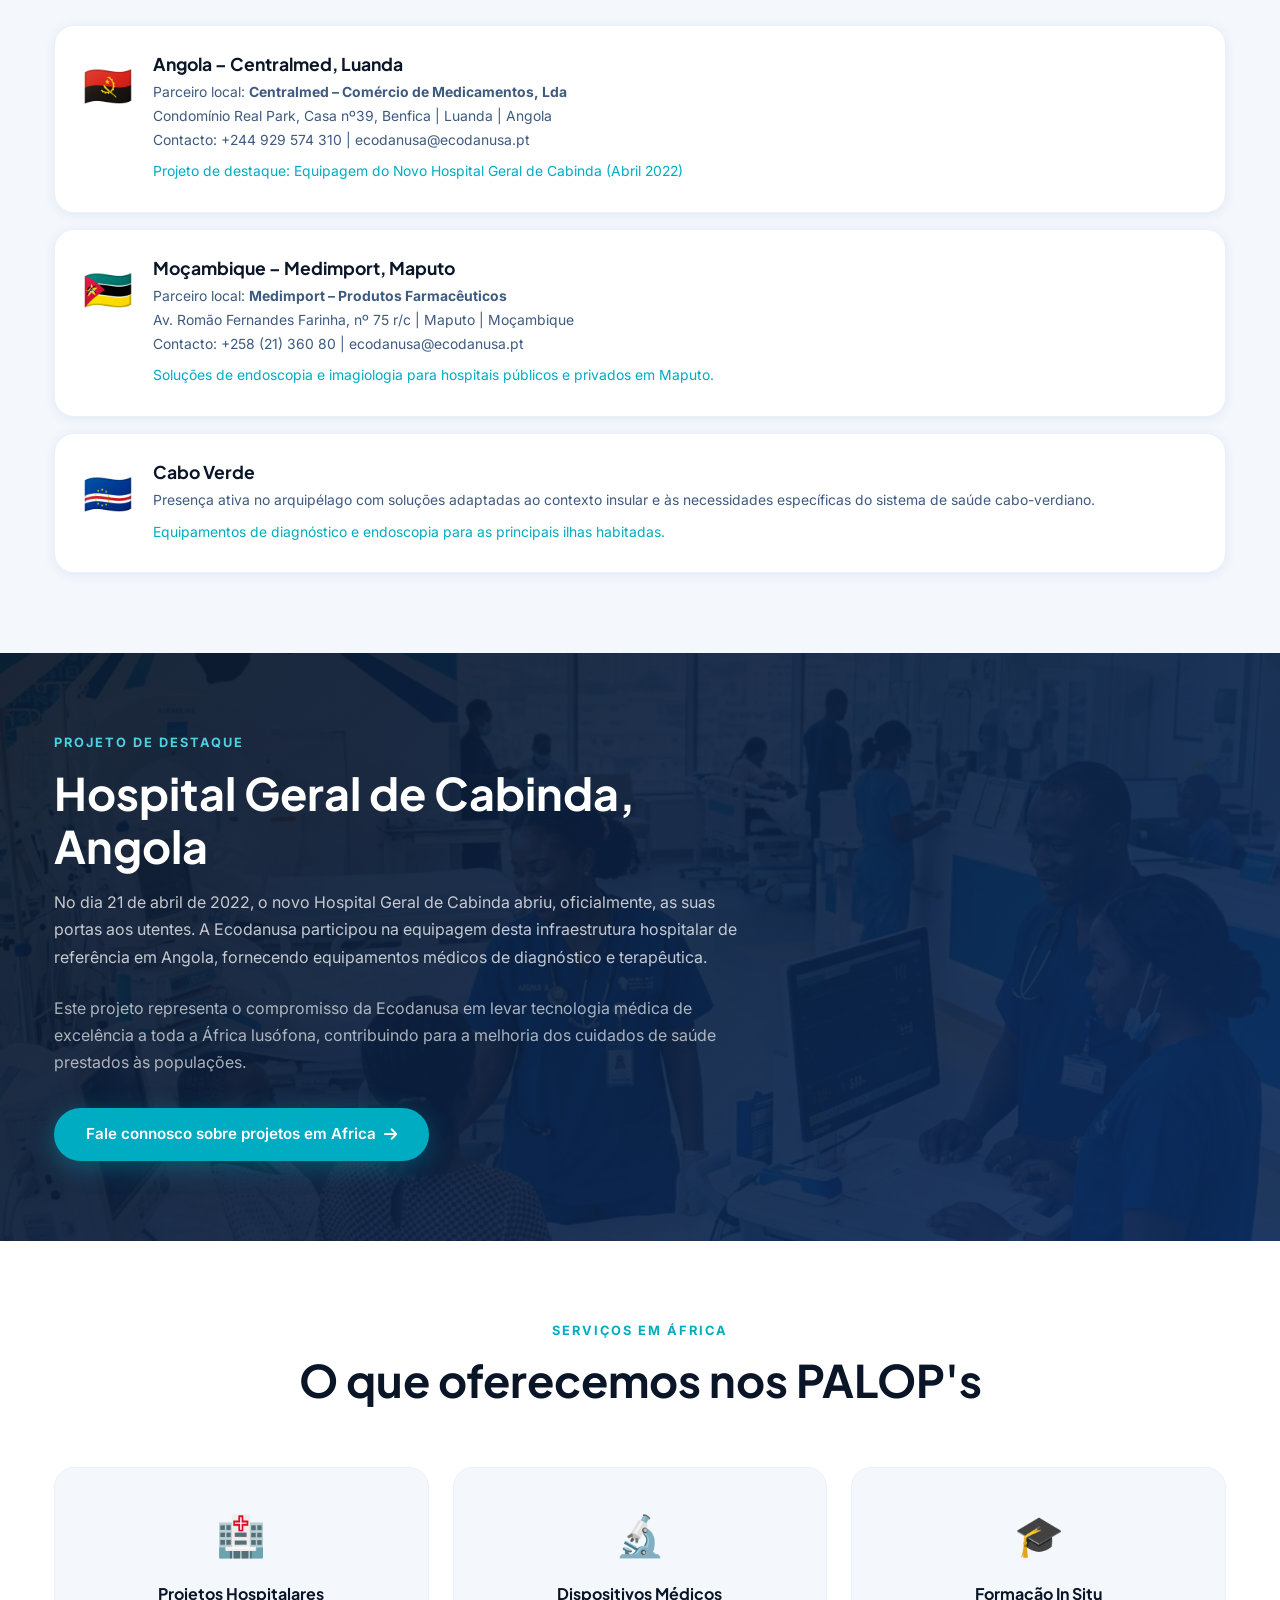
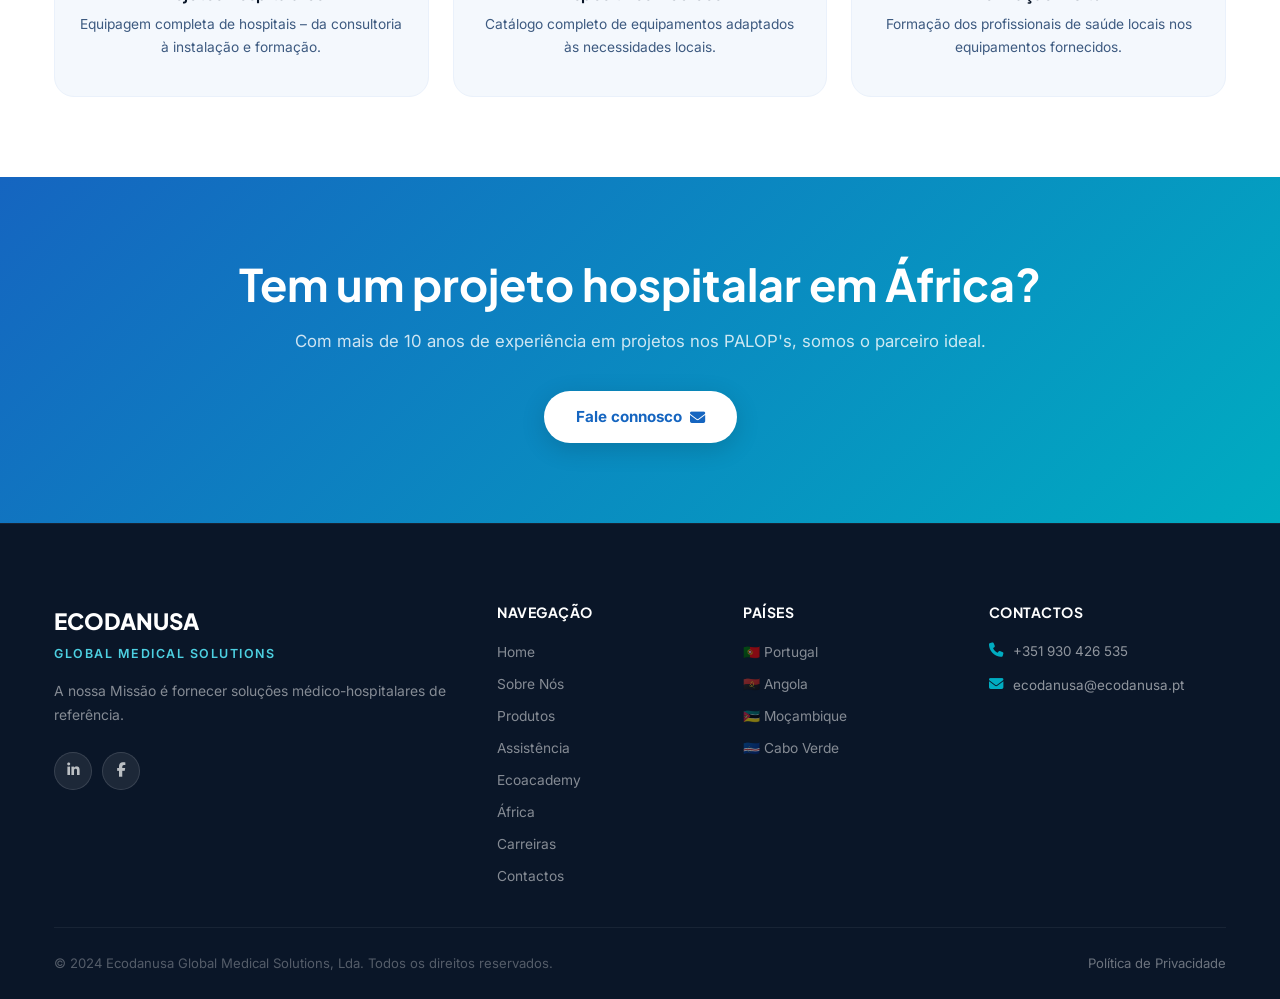
<file: africa.html>
<!DOCTYPE html>
<html lang="pt">
<head>
  <meta charset="UTF-8">
  <meta name="viewport" content="width=device-width, initial-scale=1.0">
  <title>África – Ecodanusa Global Medical Solutions</title>
  <meta name="description" content="A Ecodanusa tem mais de uma década de atividade em África (PALOP). Projetos hospitalares na Angola, Moçambique e Cabo Verde.">
  <link rel="stylesheet" href="css/style.css">
  <link rel="stylesheet" href="https://cdnjs.cloudflare.com/ajax/libs/font-awesome/6.5.0/css/all.min.css">
</head>
<body>

<nav class="navbar scrolled" id="navbar">
  <div class="nav-inner">
    <a href="index.html" class="nav-logo">
      <div class="nav-logo-text">
        <span class="brand">ECODANUSA</span>
        <span class="tagline-small">Global Medical Solutions</span>
      </div>
    </a>
    <div class="nav-links">
      <div class="nav-item"><a href="index.html" class="nav-link">Home</a></div>
      <div class="nav-item"><a href="sobre-nos.html" class="nav-link">Sobre Nós</a></div>
      <div class="nav-item"><a href="produtos.html" class="nav-link">Produtos</a></div>
      <div class="nav-item"><a href="assistencia.html" class="nav-link">Assistência</a></div>
      <div class="nav-item"><a href="ecoacademy.html" class="nav-link">Ecoacademy</a></div>
      <div class="nav-item"><a href="noticias.html" class="nav-link">Notícias</a></div>
      <div class="nav-item"><a href="africa.html" class="nav-link active">África</a></div>
      <div class="nav-item"><a href="carreiras.html" class="nav-link">Carreiras</a></div>
    </div>
    <div class="nav-cta"><a href="contactos.html" class="btn btn-teal">Contacte-nos</a></div>
    <button class="hamburger" id="hamburger"><span></span><span></span><span></span></button>
  </div>
</nav>
<div class="mobile-nav" id="mobileNav">
  <a href="index.html" class="mobile-nav-link">Home</a>
  <a href="sobre-nos.html" class="mobile-nav-link">Sobre Nós</a>
  <a href="produtos.html" class="mobile-nav-link">Produtos</a>
  <a href="assistencia.html" class="mobile-nav-link">Assistência</a>
  <a href="ecoacademy.html" class="mobile-nav-link">Ecoacademy</a>
  <a href="noticias.html" class="mobile-nav-link">Notícias</a>
  <a href="africa.html" class="mobile-nav-link">África</a>
  <a href="carreiras.html" class="mobile-nav-link">Carreiras</a>
  <a href="contactos.html" class="mobile-nav-link" style="background:rgba(0,172,193,.15);color:var(--teal-lt);margin-top:16px;">Contacte-nos →</a>
</div>

<!-- HERO -->
<section class="page-hero" style="min-height:60vh;">
  <div style="position:absolute;inset:0;background:url('images/africa_medical_1782479737772.png') center/cover no-repeat;opacity:.2;"></div>
  <div class="hero-glow"></div>
  <div class="container">
    <div class="page-hero-content" style="position:relative;">
      <div class="breadcrumb">
        <a href="index.html">Home</a><span class="sep">›</span>
        <span class="current">África</span>
      </div>
      <div style="display:inline-flex;align-items:center;gap:8px;background:rgba(0,229,255,.1);border:1px solid rgba(0,229,255,.25);color:var(--accent);border-radius:50px;padding:6px 16px;font-size:.8rem;font-weight:600;letter-spacing:1px;text-transform:uppercase;margin-bottom:20px;">
        🌍 PALOP – Países Africanos de Língua Oficial Portuguesa
      </div>
      <h1>África: mais de uma década de projetos hospitalares</h1>
      <p>A nossa atuação transcende fronteiras. Em Angola, Moçambique e Cabo Verde, entregamos projetos-chave na mão hospitalares.</p>
    </div>
  </div>
</section>

<!-- INTRO -->
<section class="africa-page section-padding">
  <div class="container">
    <div class="africa-intro-grid">
      <div class="fade-up">
        <div class="section-label">Missão Global</div>
        <h2 class="section-title">Levamos saúde de qualidade a todo o lado</h2>
        <p style="color:var(--text-mid);margin-bottom:20px;">Nos PALOP's, somamos mais de uma década de atividade com a entrega de projetos-chave na mão hospitalares. A nossa experiência em contextos com recursos limitados permite-nos adaptar as soluções mais adequadas para cada realidade.</p>
        <p style="color:var(--text-mid);margin-bottom:32px;">Trabalhamos com parceiros locais de confiança que conhecem as necessidades específicas de cada país, garantindo um serviço próximo e eficaz.</p>
        <div style="display:flex;gap:12px;flex-wrap:wrap;">
          <div class="flag-item" style="background:var(--off-white);">🇦🇴 Angola</div>
          <div class="flag-item" style="background:var(--off-white);">🇲🇿 Moçambique</div>
          <div class="flag-item" style="background:var(--off-white);">🇨🇻 Cabo Verde</div>
        </div>
      </div>
      <img src="images/africa_medical_1782479737772.png" alt="Afrika – Projetos Hospitalares" class="fade-up" style="border-radius:var(--radius-lg);box-shadow:var(--shadow-lg);">
    </div>
  </div>
</section>

<!-- PROJECTS -->
<section class="africa-projects">
  <div class="container">
    <div class="section-header fade-up">
      <div class="section-label">Parceiros e Projetos</div>
      <h2 class="section-title">Os nossos parceiros em África</h2>
    </div>
    <div class="projects-list">
      <div class="project-card fade-up">
        <div class="project-flag">🇦🇴</div>
        <div class="project-info">
          <h4>Angola – Centralmed, Luanda</h4>
          <p>Parceiro local: <strong>Centralmed – Comércio de Medicamentos, Lda</strong><br>
          Condomínio Real Park, Casa nº39, Benfica | Luanda | Angola<br>
          Contacto: +244 929 574 310 | ecodanusa@ecodanusa.pt</p>
          <p style="margin-top:8px;color:var(--teal)">Projeto de destaque: Equipagem do Novo Hospital Geral de Cabinda (Abril 2022)</p>
        </div>
      </div>
      <div class="project-card fade-up">
        <div class="project-flag">🇲🇿</div>
        <div class="project-info">
          <h4>Moçambique – Medimport, Maputo</h4>
          <p>Parceiro local: <strong>Medimport – Produtos Farmacêuticos</strong><br>
          Av. Romão Fernandes Farinha, nº 75 r/c | Maputo | Moçambique<br>
          Contacto: +258 (21) 360 80 | ecodanusa@ecodanusa.pt</p>
          <p style="margin-top:8px;color:var(--teal)">Soluções de endoscopia e imagiologia para hospitais públicos e privados em Maputo.</p>
        </div>
      </div>
      <div class="project-card fade-up">
        <div class="project-flag">🇨🇻</div>
        <div class="project-info">
          <h4>Cabo Verde</h4>
          <p>Presença ativa no arquipélago com soluções adaptadas ao contexto insular e às necessidades específicas do sistema de saúde cabo-verdiano.</p>
          <p style="margin-top:8px;color:var(--teal)">Equipamentos de diagnóstico e endoscopia para as principais ilhas habitadas.</p>
        </div>
      </div>
    </div>
  </div>
</section>

<!-- KEY PROJECT HIGHLIGHT -->
<section style="background:linear-gradient(135deg,var(--navy),#0d2d5e);padding:80px 0;position:relative;overflow:hidden;">
  <div style="position:absolute;inset:0;background:url('images/africa_medical_1782479737772.png') center/cover no-repeat;opacity:.08;"></div>
  <div class="container" style="position:relative;">
    <div style="max-width:700px;" class="fade-up">
      <div class="section-label" style="color:var(--teal-lt)">Projeto de Destaque</div>
      <h2 style="color:var(--white);margin-bottom:16px;">Hospital Geral de Cabinda, Angola</h2>
      <p style="color:rgba(255,255,255,.75);margin-bottom:24px;">No dia 21 de abril de 2022, o novo Hospital Geral de Cabinda abriu, oficialmente, as suas portas aos utentes. A Ecodanusa participou na equipagem desta infraestrutura hospitalar de referência em Angola, fornecendo equipamentos médicos de diagnóstico e terapêutica.</p>
      <p style="color:rgba(255,255,255,.65);">Este projeto representa o compromisso da Ecodanusa em levar tecnologia médica de excelência a toda a África lusófona, contribuindo para a melhoria dos cuidados de saúde prestados às populações.</p>
      <div style="margin-top:32px;">
        <a href="contactos.html" class="btn btn-teal">Fale connosco sobre projetos em Africa <i class="fa fa-arrow-right"></i></a>
      </div>
    </div>
  </div>
</section>

<!-- SERVICES AFRICA -->
<section style="background:var(--white);padding:80px 0;">
  <div class="container">
    <div class="section-header center fade-up">
      <div class="section-label">Serviços em África</div>
      <h2 class="section-title">O que oferecemos nos PALOP's</h2>
    </div>
    <div style="display:grid;grid-template-columns:repeat(3,1fr);gap:24px;" class="fade-up">
      <div style="text-align:center;padding:36px 24px;background:var(--off-white);border-radius:var(--radius-lg);border:1px solid var(--gray-100)">
        <div style="font-size:2.5rem;margin-bottom:16px;">🏥</div>
        <h3 style="color:var(--navy);margin-bottom:10px;font-size:1rem;">Projetos Hospitalares</h3>
        <p style="color:var(--text-mid);font-size:.86rem;">Equipagem completa de hospitais – da consultoria à instalação e formação.</p>
      </div>
      <div style="text-align:center;padding:36px 24px;background:var(--off-white);border-radius:var(--radius-lg);border:1px solid var(--gray-100)">
        <div style="font-size:2.5rem;margin-bottom:16px;">🔬</div>
        <h3 style="color:var(--navy);margin-bottom:10px;font-size:1rem;">Dispositivos Médicos</h3>
        <p style="color:var(--text-mid);font-size:.86rem;">Catálogo completo de equipamentos adaptados às necessidades locais.</p>
      </div>
      <div style="text-align:center;padding:36px 24px;background:var(--off-white);border-radius:var(--radius-lg);border:1px solid var(--gray-100)">
        <div style="font-size:2.5rem;margin-bottom:16px;">🎓</div>
        <h3 style="color:var(--navy);margin-bottom:10px;font-size:1rem;">Formação In Situ</h3>
        <p style="color:var(--text-mid);font-size:.86rem;">Formação dos profissionais de saúde locais nos equipamentos fornecidos.</p>
      </div>
    </div>
  </div>
</section>

<section class="cta-banner">
  <div class="container fade-up">
    <h2>Tem um projeto hospitalar em África?</h2>
    <p>Com mais de 10 anos de experiência em projetos nos PALOP's, somos o parceiro ideal.</p>
    <div class="cta-btns">
      <a href="contactos.html" class="btn btn-white">Fale connosco <i class="fa fa-envelope"></i></a>
    </div>
  </div>
</section>

<footer class="footer">
  <div class="footer-main">
    <div class="container">
      <div class="footer-grid">
        <div class="footer-brand">
          <div class="brand-name">ECODANUSA</div>
          <div class="brand-motto">Global Medical Solutions</div>
          <p>A nossa Missão é fornecer soluções médico-hospitalares de referência.</p>
          <div class="footer-social">
            <a href="https://www.linkedin.com/company/ecodanusa" class="social-btn" target="_blank"><i class="fab fa-linkedin-in"></i></a>
            <a href="https://www.facebook.com/profile.php?id=100057576304132" class="social-btn" target="_blank"><i class="fab fa-facebook-f"></i></a>
          </div>
        </div>
        <div class="footer-col">
          <h5>Navegação</h5>
          <div class="footer-links">
            <a href="index.html">Home</a><a href="sobre-nos.html">Sobre Nós</a>
            <a href="produtos.html">Produtos</a><a href="assistencia.html">Assistência</a>
            <a href="ecoacademy.html">Ecoacademy</a><a href="africa.html">África</a>
            <a href="carreiras.html">Carreiras</a><a href="contactos.html">Contactos</a>
          </div>
        </div>
        <div class="footer-col">
          <h5>Países</h5>
          <div class="footer-links">
            <a href="africa.html">🇵🇹 Portugal</a>
            <a href="africa.html">🇦🇴 Angola</a>
            <a href="africa.html">🇲🇿 Moçambique</a>
            <a href="africa.html">🇨🇻 Cabo Verde</a>
          </div>
        </div>
        <div class="footer-col">
          <h5>Contactos</h5>
          <div class="footer-contact">
            <div class="contact-item"><i class="fa fa-phone c-icon"></i><a href="tel:+351930426535">+351 930 426 535</a></div>
            <div class="contact-item"><i class="fa fa-envelope c-icon"></i><a href="mailto:ecodanusa@ecodanusa.pt">ecodanusa@ecodanusa.pt</a></div>
          </div>
        </div>
      </div>
    </div>
  </div>
  <div class="container">
    <div class="footer-bottom">
      <p>© 2024 Ecodanusa Global Medical Solutions, Lda. Todos os direitos reservados.</p>
      <a href="politica-privacidade.html">Política de Privacidade</a>
    </div>
  </div>
</footer>
<script src="js/main.js"></script>
</body>
</html>
</file>
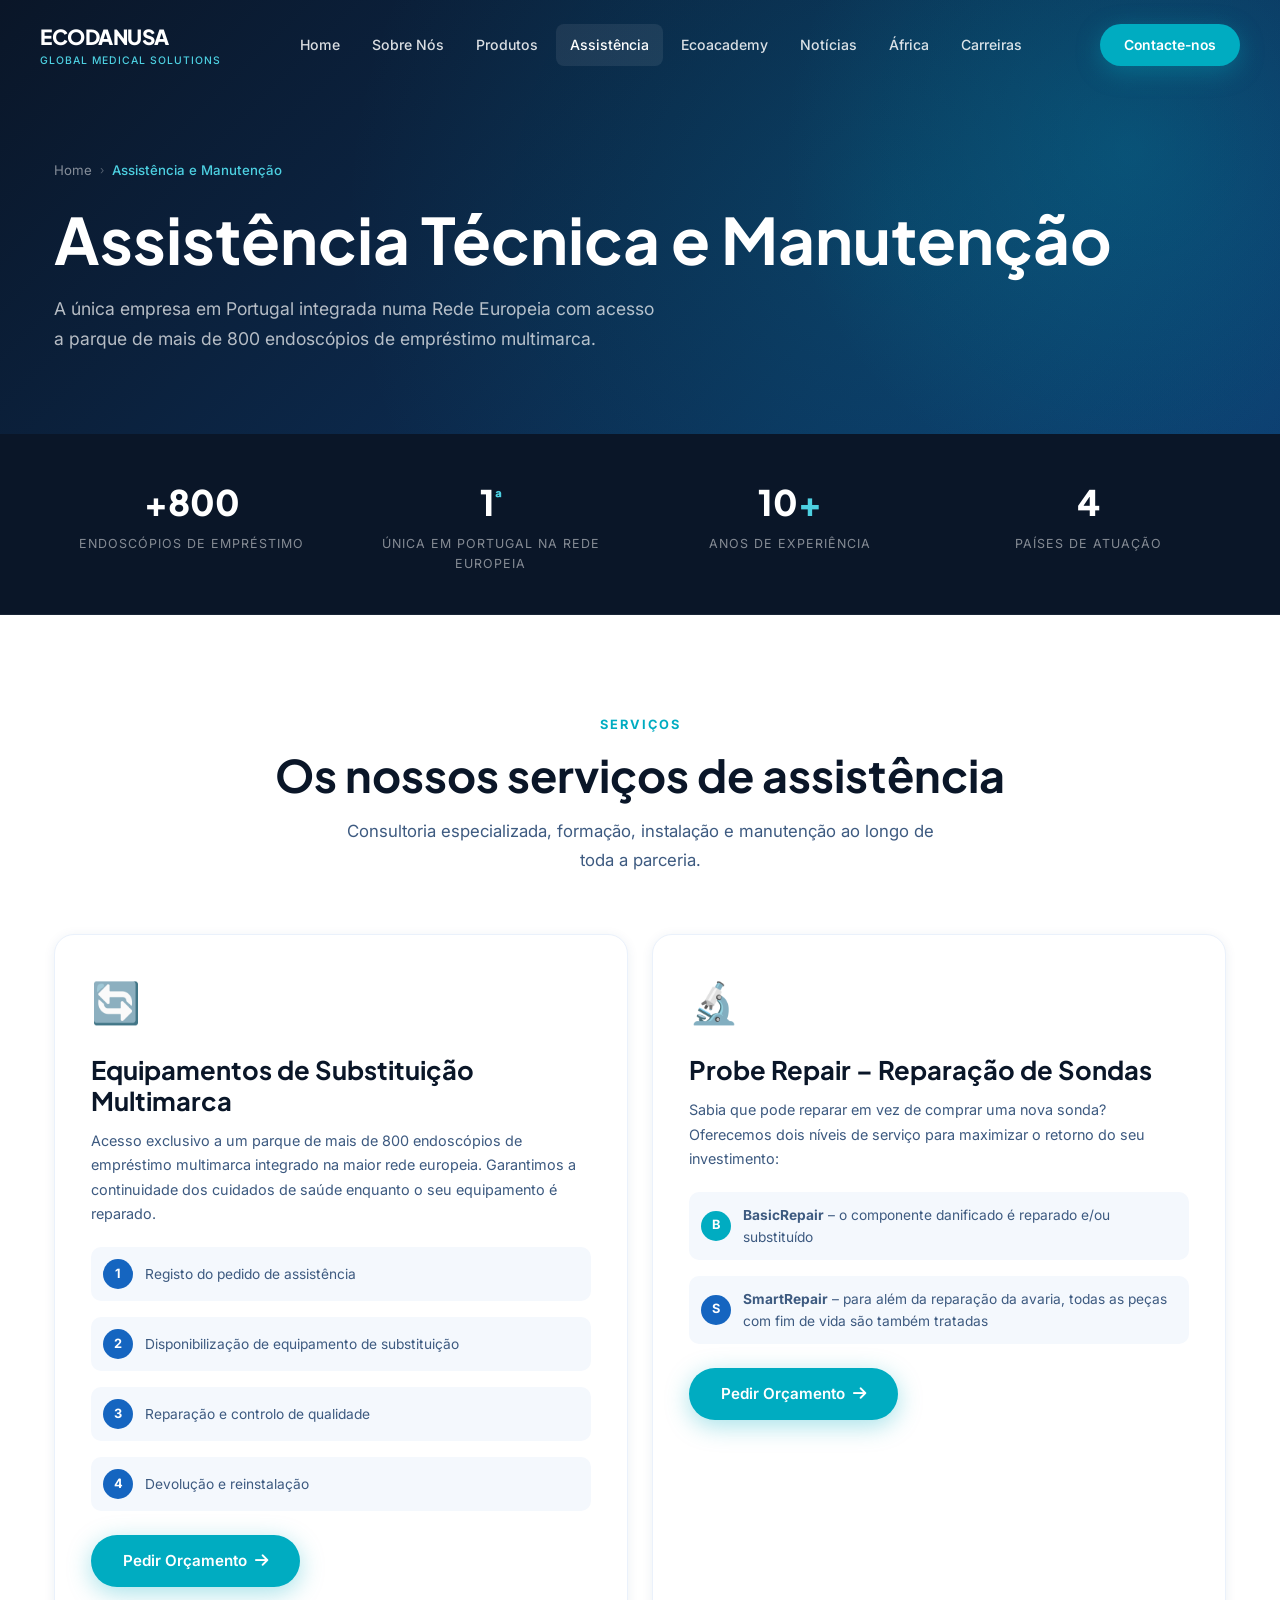
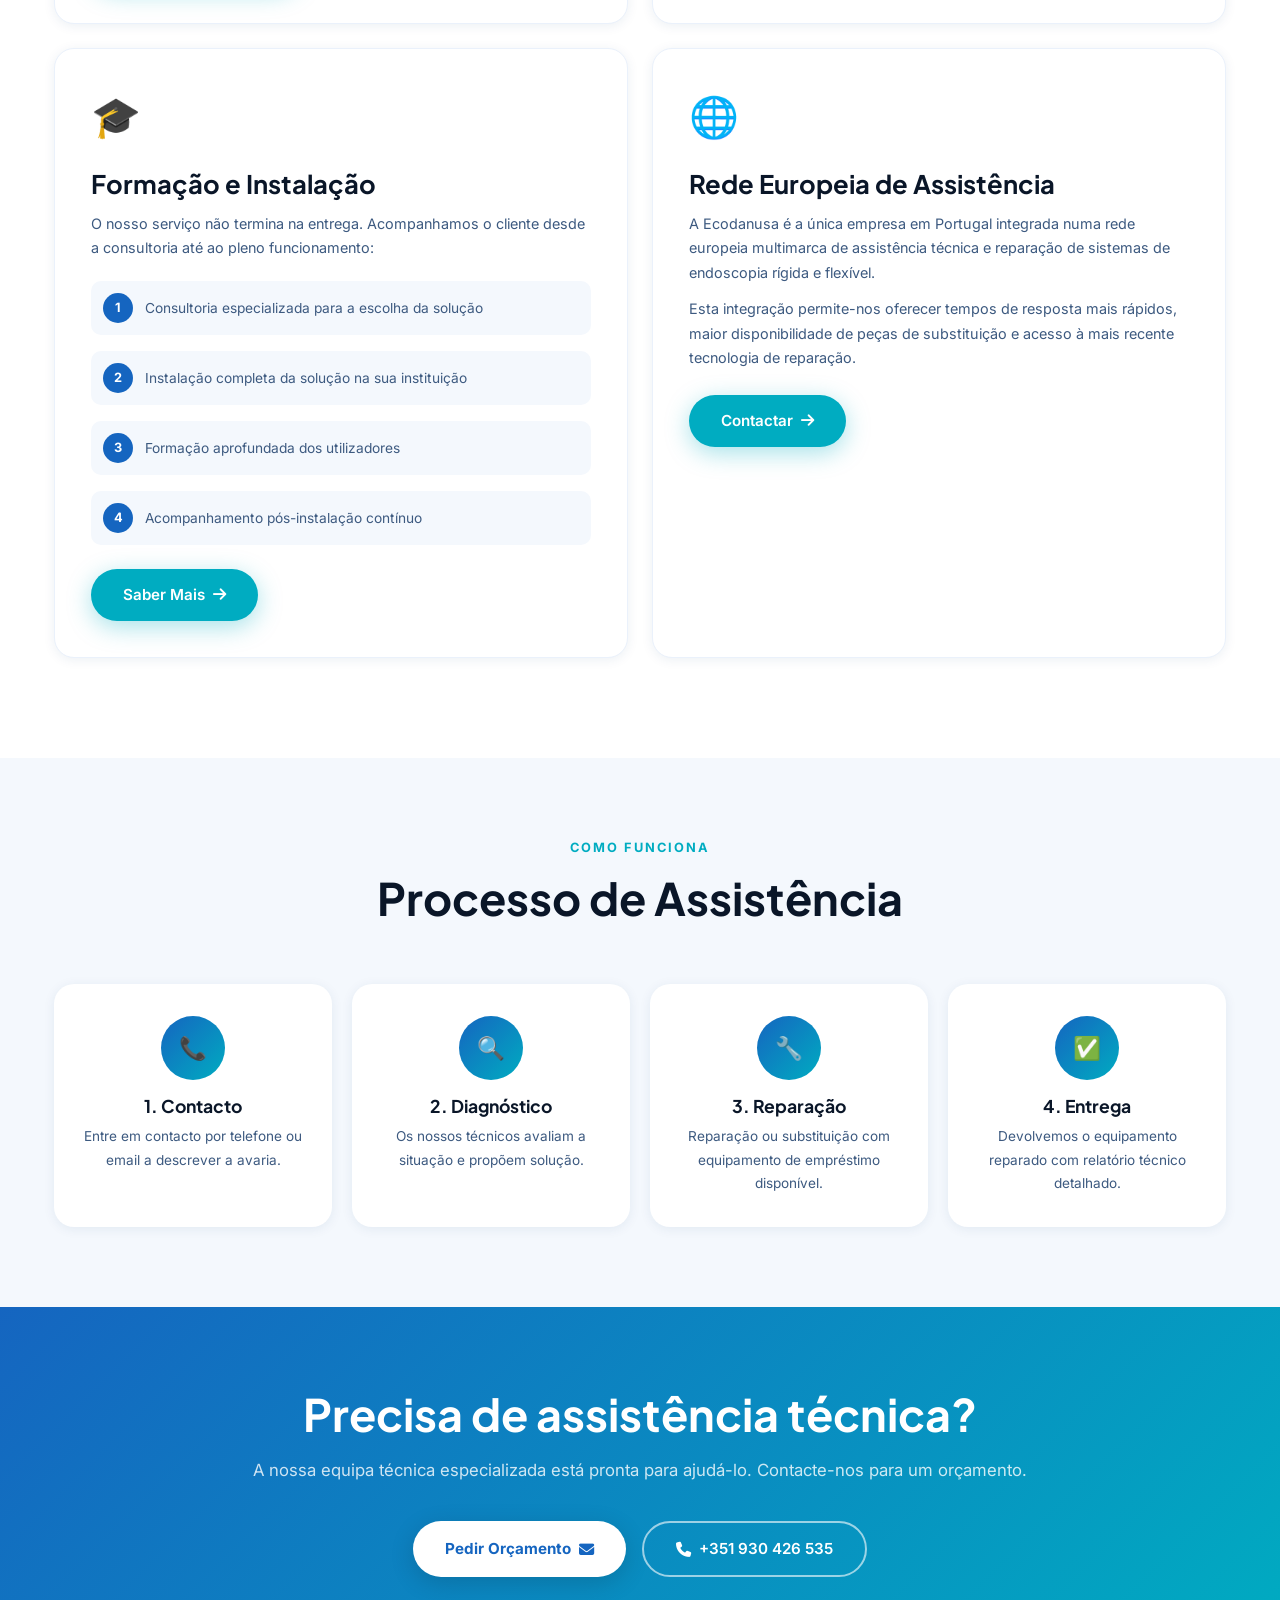
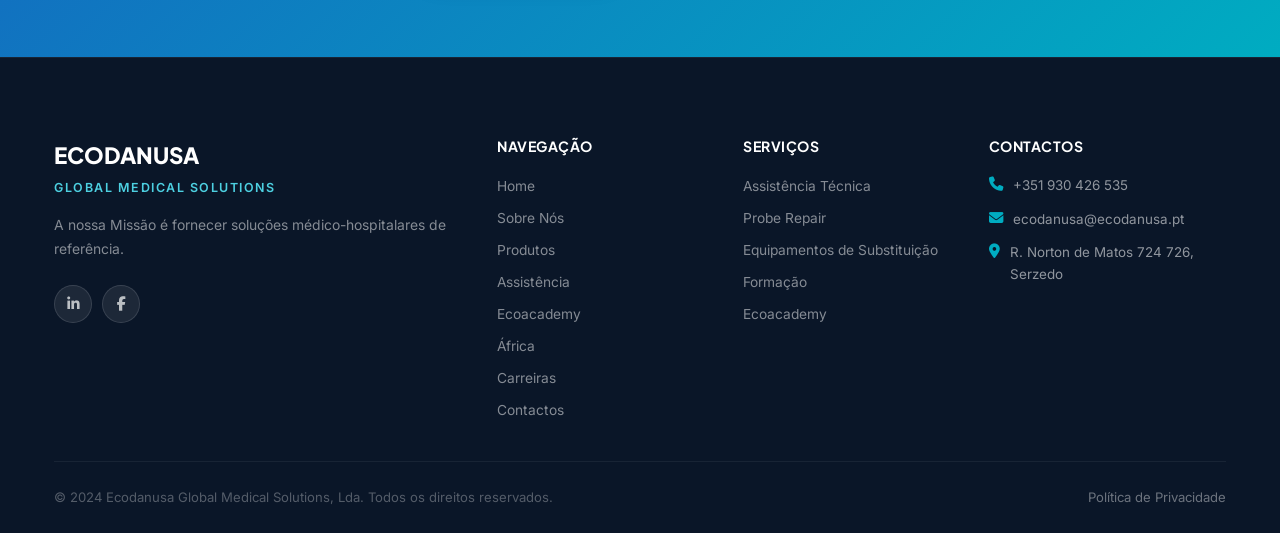
<file: assistencia.html>
<!DOCTYPE html>
<html lang="pt">
<head>
  <meta charset="UTF-8">
  <meta name="viewport" content="width=device-width, initial-scale=1.0">
  <title>Assistência Técnica e Manutenção – Ecodanusa</title>
  <meta name="description" content="A única empresa em Portugal integrada numa Rede Europeia com acesso a parque de mais de 800 endoscópios de empréstimo multimarca.">
  <link rel="stylesheet" href="css/style.css">
  <link rel="stylesheet" href="https://cdnjs.cloudflare.com/ajax/libs/font-awesome/6.5.0/css/all.min.css">
</head>
<body>

<nav class="navbar scrolled" id="navbar">
  <div class="nav-inner">
    <a href="index.html" class="nav-logo">
      <div class="nav-logo-text">
        <span class="brand">ECODANUSA</span>
        <span class="tagline-small">Global Medical Solutions</span>
      </div>
    </a>
    <div class="nav-links">
      <div class="nav-item"><a href="index.html" class="nav-link">Home</a></div>
      <div class="nav-item"><a href="sobre-nos.html" class="nav-link">Sobre Nós</a></div>
      <div class="nav-item"><a href="produtos.html" class="nav-link">Produtos</a></div>
      <div class="nav-item"><a href="assistencia.html" class="nav-link active">Assistência</a></div>
      <div class="nav-item"><a href="ecoacademy.html" class="nav-link">Ecoacademy</a></div>
      <div class="nav-item"><a href="noticias.html" class="nav-link">Notícias</a></div>
      <div class="nav-item"><a href="africa.html" class="nav-link">África</a></div>
      <div class="nav-item"><a href="carreiras.html" class="nav-link">Carreiras</a></div>
    </div>
    <div class="nav-cta"><a href="contactos.html" class="btn btn-teal">Contacte-nos</a></div>
    <button class="hamburger" id="hamburger"><span></span><span></span><span></span></button>
  </div>
</nav>
<div class="mobile-nav" id="mobileNav">
  <a href="index.html" class="mobile-nav-link">Home</a>
  <a href="sobre-nos.html" class="mobile-nav-link">Sobre Nós</a>
  <a href="produtos.html" class="mobile-nav-link">Produtos</a>
  <a href="assistencia.html" class="mobile-nav-link">Assistência</a>
  <a href="ecoacademy.html" class="mobile-nav-link">Ecoacademy</a>
  <a href="noticias.html" class="mobile-nav-link">Notícias</a>
  <a href="africa.html" class="mobile-nav-link">África</a>
  <a href="carreiras.html" class="mobile-nav-link">Carreiras</a>
  <a href="contactos.html" class="mobile-nav-link" style="background:rgba(0,172,193,.15);color:var(--teal-lt);margin-top:16px;">Contacte-nos →</a>
</div>

<section class="page-hero">
  <div class="hero-glow"></div>
  <div class="container">
    <div class="page-hero-content">
      <div class="breadcrumb">
        <a href="index.html">Home</a><span class="sep">›</span>
        <span class="current">Assistência e Manutenção</span>
      </div>
      <h1>Assistência Técnica e Manutenção</h1>
      <p>A única empresa em Portugal integrada numa Rede Europeia com acesso a parque de mais de 800 endoscópios de empréstimo multimarca.</p>
    </div>
  </div>
</section>

<!-- Stats bar -->
<section style="background:var(--navy);padding:40px 0;border-bottom:1px solid rgba(255,255,255,.06)">
  <div class="container">
    <div style="display:grid;grid-template-columns:repeat(4,1fr);gap:24px;text-align:center;">
      <div>
        <div style="font-family:'Plus Jakarta Sans',sans-serif;font-size:2.2rem;font-weight:800;color:var(--white)">+<span>800</span></div>
        <div style="font-size:.78rem;color:rgba(255,255,255,.5);text-transform:uppercase;letter-spacing:1px;margin-top:4px">Endoscópios de Empréstimo</div>
      </div>
      <div>
        <div style="font-family:'Plus Jakarta Sans',sans-serif;font-size:2.2rem;font-weight:800;color:var(--white)">1<sup style="font-size:1rem;color:var(--teal-lt)">ª</sup></div>
        <div style="font-size:.78rem;color:rgba(255,255,255,.5);text-transform:uppercase;letter-spacing:1px;margin-top:4px">Única em Portugal na Rede Europeia</div>
      </div>
      <div>
        <div style="font-family:'Plus Jakarta Sans',sans-serif;font-size:2.2rem;font-weight:800;color:var(--white)">10<span style="color:var(--teal-lt)">+</span></div>
        <div style="font-size:.78rem;color:rgba(255,255,255,.5);text-transform:uppercase;letter-spacing:1px;margin-top:4px">Anos de Experiência</div>
      </div>
      <div>
        <div style="font-family:'Plus Jakarta Sans',sans-serif;font-size:2.2rem;font-weight:800;color:var(--white)">4</div>
        <div style="font-size:.78rem;color:rgba(255,255,255,.5);text-transform:uppercase;letter-spacing:1px;margin-top:4px">Países de Atuação</div>
      </div>
    </div>
  </div>
</section>

<!-- MAIN SERVICES -->
<section class="assist-page section-padding">
  <div class="container">
    <div class="section-header center fade-up">
      <div class="section-label">Serviços</div>
      <h2 class="section-title">Os nossos serviços de assistência</h2>
      <p class="section-sub">Consultoria especializada, formação, instalação e manutenção ao longo de toda a parceria.</p>
    </div>
    <div class="assist-page-grid">
      <div class="assist-page-card fade-up">
        <div class="card-icon">🔄</div>
        <h3>Equipamentos de Substituição Multimarca</h3>
        <p>Acesso exclusivo a um parque de mais de 800 endoscópios de empréstimo multimarca integrado na maior rede europeia. Garantimos a continuidade dos cuidados de saúde enquanto o seu equipamento é reparado.</p>
        <div class="assist-steps">
          <div class="assist-step"><div class="step-num">1</div><span>Registo do pedido de assistência</span></div>
          <div class="assist-step"><div class="step-num">2</div><span>Disponibilização de equipamento de substituição</span></div>
          <div class="assist-step"><div class="step-num">3</div><span>Reparação e controlo de qualidade</span></div>
          <div class="assist-step"><div class="step-num">4</div><span>Devolução e reinstalação</span></div>
        </div>
        <div style="margin-top:24px;">
          <a href="contactos.html" class="btn btn-teal">Pedir Orçamento <i class="fa fa-arrow-right"></i></a>
        </div>
      </div>
      <div class="assist-page-card fade-up">
        <div class="card-icon">🔬</div>
        <h3>Probe Repair – Reparação de Sondas</h3>
        <p>Sabia que pode reparar em vez de comprar uma nova sonda? Oferecemos dois níveis de serviço para maximizar o retorno do seu investimento:</p>
        <div class="assist-steps">
          <div class="assist-step">
            <div class="step-num" style="background:var(--teal)">B</div>
            <span><strong>BasicRepair</strong> – o componente danificado é reparado e/ou substituído</span>
          </div>
          <div class="assist-step">
            <div class="step-num" style="background:var(--mid-blue)">S</div>
            <span><strong>SmartRepair</strong> – para além da reparação da avaria, todas as peças com fim de vida são também tratadas</span>
          </div>
        </div>
        <div style="margin-top:24px;">
          <a href="contactos.html" class="btn btn-teal">Pedir Orçamento <i class="fa fa-arrow-right"></i></a>
        </div>
      </div>
      <div class="assist-page-card fade-up">
        <div class="card-icon">🎓</div>
        <h3>Formação e Instalação</h3>
        <p>O nosso serviço não termina na entrega. Acompanhamos o cliente desde a consultoria até ao pleno funcionamento:</p>
        <div class="assist-steps">
          <div class="assist-step"><div class="step-num">1</div><span>Consultoria especializada para a escolha da solução</span></div>
          <div class="assist-step"><div class="step-num">2</div><span>Instalação completa da solução na sua instituição</span></div>
          <div class="assist-step"><div class="step-num">3</div><span>Formação aprofundada dos utilizadores</span></div>
          <div class="assist-step"><div class="step-num">4</div><span>Acompanhamento pós-instalação contínuo</span></div>
        </div>
        <div style="margin-top:24px;">
          <a href="contactos.html" class="btn btn-teal">Saber Mais <i class="fa fa-arrow-right"></i></a>
        </div>
      </div>
      <div class="assist-page-card fade-up">
        <div class="card-icon">🌐</div>
        <h3>Rede Europeia de Assistência</h3>
        <p>A Ecodanusa é a única empresa em Portugal integrada numa rede europeia multimarca de assistência técnica e reparação de sistemas de endoscopia rígida e flexível.</p>
        <p style="margin-top:12px;color:var(--text-mid)">Esta integração permite-nos oferecer tempos de resposta mais rápidos, maior disponibilidade de peças de substituição e acesso à mais recente tecnologia de reparação.</p>
        <div style="margin-top:24px;">
          <a href="contactos.html" class="btn btn-teal">Contactar <i class="fa fa-arrow-right"></i></a>
        </div>
      </div>
    </div>
  </div>
</section>

<!-- PROCESS -->
<section style="background:var(--off-white);padding:80px 0;">
  <div class="container">
    <div class="section-header center fade-up">
      <div class="section-label">Como Funciona</div>
      <h2 class="section-title">Processo de Assistência</h2>
    </div>
    <div style="display:grid;grid-template-columns:repeat(4,1fr);gap:20px;" class="fade-up">
      <div style="text-align:center;padding:32px 20px;background:var(--white);border-radius:var(--radius-lg);box-shadow:var(--shadow-sm);">
        <div style="width:64px;height:64px;border-radius:50%;background:linear-gradient(135deg,var(--mid-blue),var(--teal));display:flex;align-items:center;justify-content:center;margin:0 auto 16px;font-size:1.4rem;color:white;">📞</div>
        <h4 style="color:var(--navy);margin-bottom:8px;">1. Contacto</h4>
        <p style="color:var(--text-mid);font-size:.85rem;">Entre em contacto por telefone ou email a descrever a avaria.</p>
      </div>
      <div style="text-align:center;padding:32px 20px;background:var(--white);border-radius:var(--radius-lg);box-shadow:var(--shadow-sm);">
        <div style="width:64px;height:64px;border-radius:50%;background:linear-gradient(135deg,var(--mid-blue),var(--teal));display:flex;align-items:center;justify-content:center;margin:0 auto 16px;font-size:1.4rem;color:white;">🔍</div>
        <h4 style="color:var(--navy);margin-bottom:8px;">2. Diagnóstico</h4>
        <p style="color:var(--text-mid);font-size:.85rem;">Os nossos técnicos avaliam a situação e propõem solução.</p>
      </div>
      <div style="text-align:center;padding:32px 20px;background:var(--white);border-radius:var(--radius-lg);box-shadow:var(--shadow-sm);">
        <div style="width:64px;height:64px;border-radius:50%;background:linear-gradient(135deg,var(--mid-blue),var(--teal));display:flex;align-items:center;justify-content:center;margin:0 auto 16px;font-size:1.4rem;color:white;">🔧</div>
        <h4 style="color:var(--navy);margin-bottom:8px;">3. Reparação</h4>
        <p style="color:var(--text-mid);font-size:.85rem;">Reparação ou substituição com equipamento de empréstimo disponível.</p>
      </div>
      <div style="text-align:center;padding:32px 20px;background:var(--white);border-radius:var(--radius-lg);box-shadow:var(--shadow-sm);">
        <div style="width:64px;height:64px;border-radius:50%;background:linear-gradient(135deg,var(--mid-blue),var(--teal));display:flex;align-items:center;justify-content:center;margin:0 auto 16px;font-size:1.4rem;color:white;">✅</div>
        <h4 style="color:var(--navy);margin-bottom:8px;">4. Entrega</h4>
        <p style="color:var(--text-mid);font-size:.85rem;">Devolvemos o equipamento reparado com relatório técnico detalhado.</p>
      </div>
    </div>
  </div>
</section>

<section class="cta-banner">
  <div class="container fade-up">
    <h2>Precisa de assistência técnica?</h2>
    <p>A nossa equipa técnica especializada está pronta para ajudá-lo. Contacte-nos para um orçamento.</p>
    <div class="cta-btns">
      <a href="contactos.html" class="btn btn-white">Pedir Orçamento <i class="fa fa-envelope"></i></a>
      <a href="tel:+351930426535" class="btn btn-outline-white"><i class="fa fa-phone"></i> +351 930 426 535</a>
    </div>
  </div>
</section>

<footer class="footer">
  <div class="footer-main">
    <div class="container">
      <div class="footer-grid">
        <div class="footer-brand">
          <div class="brand-name">ECODANUSA</div>
          <div class="brand-motto">Global Medical Solutions</div>
          <p>A nossa Missão é fornecer soluções médico-hospitalares de referência.</p>
          <div class="footer-social">
            <a href="https://www.linkedin.com/company/ecodanusa" class="social-btn" target="_blank"><i class="fab fa-linkedin-in"></i></a>
            <a href="https://www.facebook.com/profile.php?id=100057576304132" class="social-btn" target="_blank"><i class="fab fa-facebook-f"></i></a>
          </div>
        </div>
        <div class="footer-col">
          <h5>Navegação</h5>
          <div class="footer-links">
            <a href="index.html">Home</a><a href="sobre-nos.html">Sobre Nós</a>
            <a href="produtos.html">Produtos</a><a href="assistencia.html">Assistência</a>
            <a href="ecoacademy.html">Ecoacademy</a><a href="africa.html">África</a>
            <a href="carreiras.html">Carreiras</a><a href="contactos.html">Contactos</a>
          </div>
        </div>
        <div class="footer-col">
          <h5>Serviços</h5>
          <div class="footer-links">
            <a href="assistencia.html">Assistência Técnica</a>
            <a href="assistencia.html">Probe Repair</a>
            <a href="assistencia.html">Equipamentos de Substituição</a>
            <a href="assistencia.html">Formação</a>
            <a href="ecoacademy.html">Ecoacademy</a>
          </div>
        </div>
        <div class="footer-col">
          <h5>Contactos</h5>
          <div class="footer-contact">
            <div class="contact-item"><i class="fa fa-phone c-icon"></i><a href="tel:+351930426535">+351 930 426 535</a></div>
            <div class="contact-item"><i class="fa fa-envelope c-icon"></i><a href="mailto:ecodanusa@ecodanusa.pt">ecodanusa@ecodanusa.pt</a></div>
            <div class="contact-item"><i class="fa fa-map-marker-alt c-icon"></i><span>R. Norton de Matos 724 726, Serzedo</span></div>
          </div>
        </div>
      </div>
    </div>
  </div>
  <div class="container">
    <div class="footer-bottom">
      <p>© 2024 Ecodanusa Global Medical Solutions, Lda. Todos os direitos reservados.</p>
      <a href="politica-privacidade.html">Política de Privacidade</a>
    </div>
  </div>
</footer>
<script src="js/main.js"></script>
</body>
</html>
</file>
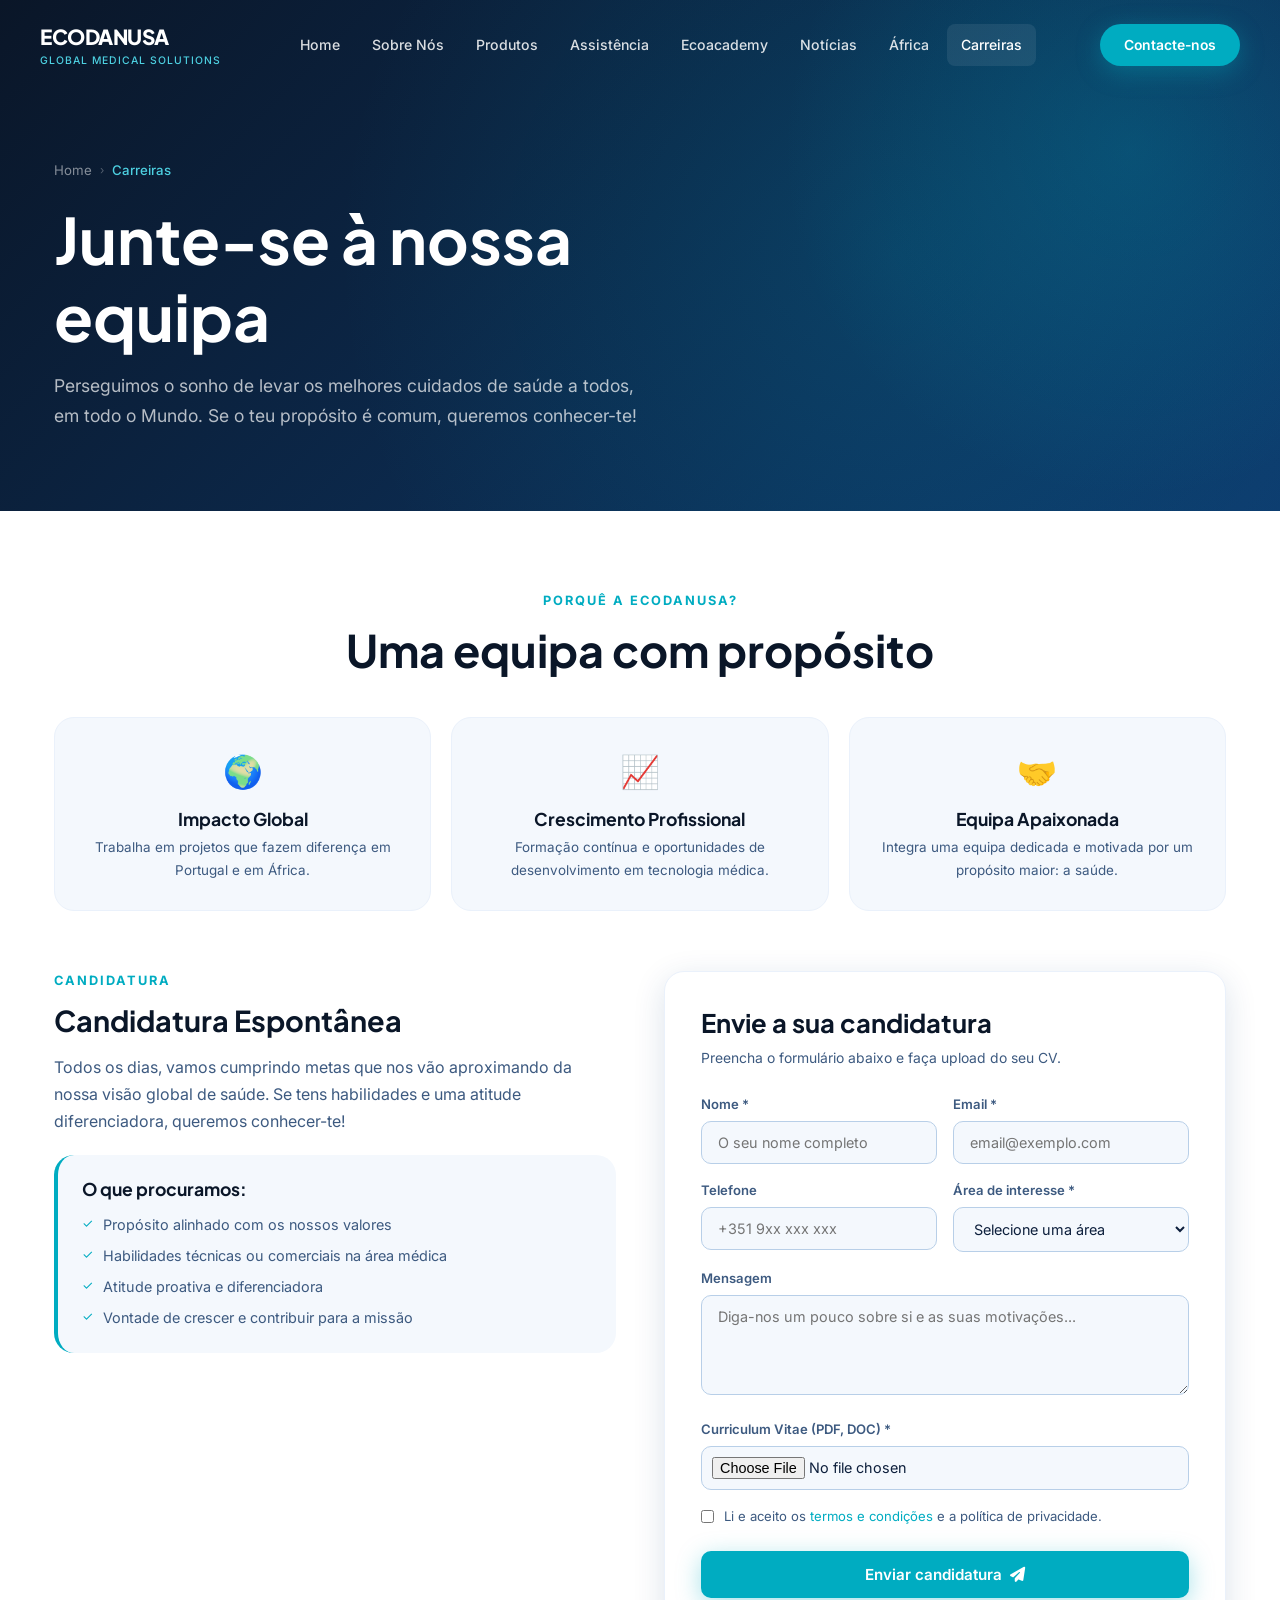
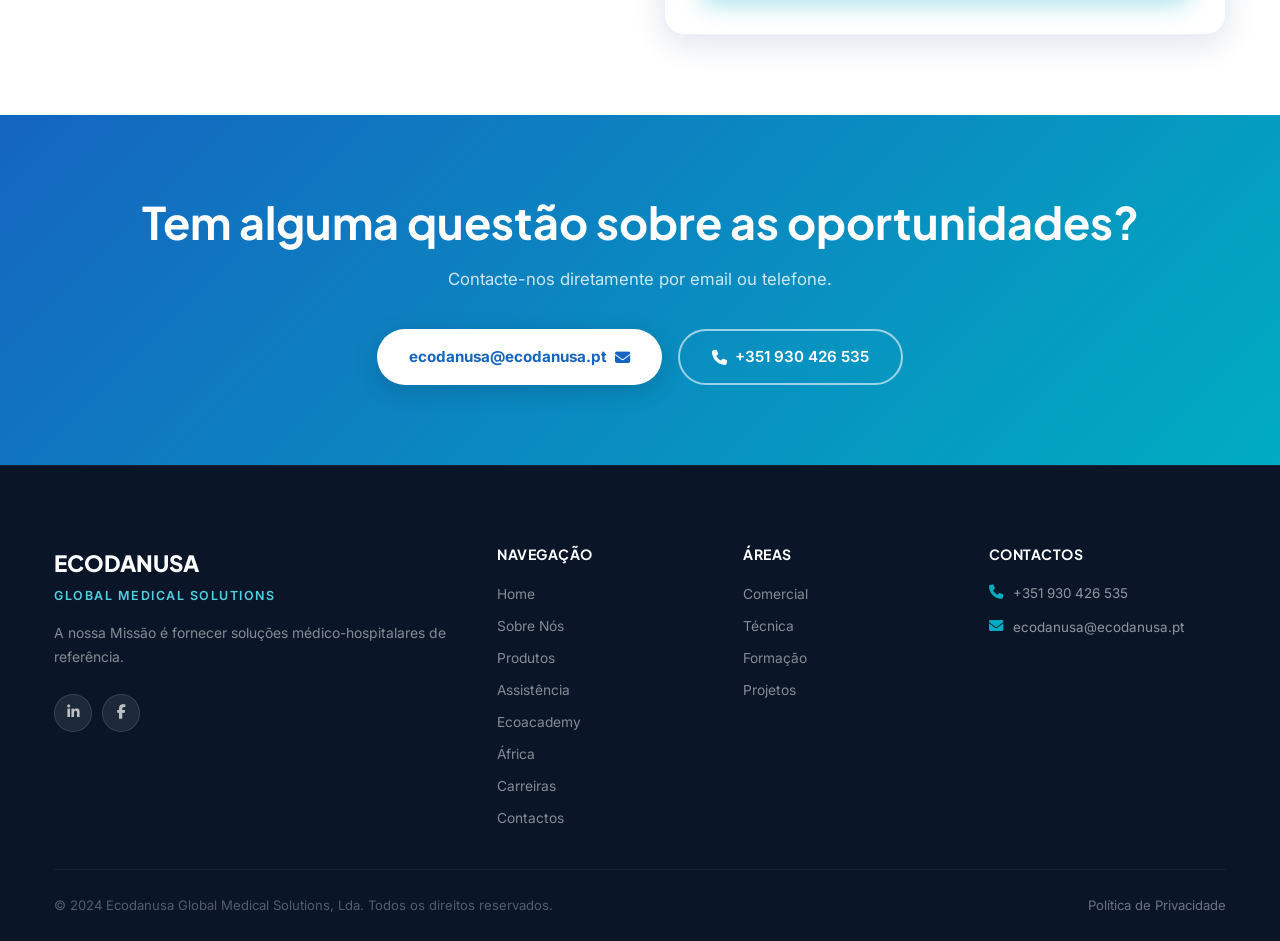
<file: carreiras.html>
<!DOCTYPE html>
<html lang="pt">
<head>
  <meta charset="UTF-8">
  <meta name="viewport" content="width=device-width, initial-scale=1.0">
  <title>Carreiras – Ecodanusa Global Medical Solutions</title>
  <meta name="description" content="Perseguimos o sonho de levar os melhores cuidados de saúde a todos, em todo o Mundo. Junte-se à nossa equipa.">
  <link rel="stylesheet" href="css/style.css">
  <link rel="stylesheet" href="https://cdnjs.cloudflare.com/ajax/libs/font-awesome/6.5.0/css/all.min.css">
</head>
<body>

<nav class="navbar scrolled" id="navbar">
  <div class="nav-inner">
    <a href="index.html" class="nav-logo">
      <div class="nav-logo-text">
        <span class="brand">ECODANUSA</span>
        <span class="tagline-small">Global Medical Solutions</span>
      </div>
    </a>
    <div class="nav-links">
      <div class="nav-item"><a href="index.html" class="nav-link">Home</a></div>
      <div class="nav-item"><a href="sobre-nos.html" class="nav-link">Sobre Nós</a></div>
      <div class="nav-item"><a href="produtos.html" class="nav-link">Produtos</a></div>
      <div class="nav-item"><a href="assistencia.html" class="nav-link">Assistência</a></div>
      <div class="nav-item"><a href="ecoacademy.html" class="nav-link">Ecoacademy</a></div>
      <div class="nav-item"><a href="noticias.html" class="nav-link">Notícias</a></div>
      <div class="nav-item"><a href="africa.html" class="nav-link">África</a></div>
      <div class="nav-item"><a href="carreiras.html" class="nav-link active">Carreiras</a></div>
    </div>
    <div class="nav-cta"><a href="contactos.html" class="btn btn-teal">Contacte-nos</a></div>
    <button class="hamburger" id="hamburger"><span></span><span></span><span></span></button>
  </div>
</nav>
<div class="mobile-nav" id="mobileNav">
  <a href="index.html" class="mobile-nav-link">Home</a>
  <a href="sobre-nos.html" class="mobile-nav-link">Sobre Nós</a>
  <a href="produtos.html" class="mobile-nav-link">Produtos</a>
  <a href="assistencia.html" class="mobile-nav-link">Assistência</a>
  <a href="ecoacademy.html" class="mobile-nav-link">Ecoacademy</a>
  <a href="noticias.html" class="mobile-nav-link">Notícias</a>
  <a href="africa.html" class="mobile-nav-link">África</a>
  <a href="carreiras.html" class="mobile-nav-link">Carreiras</a>
  <a href="contactos.html" class="mobile-nav-link" style="background:rgba(0,172,193,.15);color:var(--teal-lt);margin-top:16px;">Contacte-nos →</a>
</div>

<section class="page-hero">
  <div class="hero-glow"></div>
  <div class="container">
    <div class="page-hero-content careers-hero-inner">
      <div class="breadcrumb">
        <a href="index.html">Home</a><span class="sep">›</span>
        <span class="current">Carreiras</span>
      </div>
      <h1>Junte-se à nossa equipa</h1>
      <p>Perseguimos o sonho de levar os melhores cuidados de saúde a todos, em todo o Mundo. Se o teu propósito é comum, queremos conhecer-te!</p>
    </div>
  </div>
</section>

<section class="careers-content">
  <div class="container">
    <!-- Why join -->
    <div class="section-header center fade-up" style="margin-bottom:40px;">
      <div class="section-label">Porquê a Ecodanusa?</div>
      <h2 class="section-title">Uma equipa com propósito</h2>
    </div>
    <div class="careers-why">
      <div class="why-card fade-up">
        <div class="w-icon">🌍</div>
        <h4>Impacto Global</h4>
        <p>Trabalha em projetos que fazem diferença em Portugal e em África.</p>
      </div>
      <div class="why-card fade-up">
        <div class="w-icon">📈</div>
        <h4>Crescimento Profissional</h4>
        <p>Formação contínua e oportunidades de desenvolvimento em tecnologia médica.</p>
      </div>
      <div class="why-card fade-up">
        <div class="w-icon">🤝</div>
        <h4>Equipa Apaixonada</h4>
        <p>Integra uma equipa dedicada e motivada por um propósito maior: a saúde.</p>
      </div>
    </div>

    <!-- Candidatura espontânea -->
    <div style="display:grid;grid-template-columns:1fr 1fr;gap:48px;margin-top:60px;align-items:start;" class="fade-up">
      <div>
        <div class="section-label">Candidatura</div>
        <h2 class="section-title" style="font-size:1.8rem;">Candidatura Espontânea</h2>
        <p style="color:var(--text-mid);margin-bottom:20px;">Todos os dias, vamos cumprindo metas que nos vão aproximando da nossa visão global de saúde. Se tens habilidades e uma atitude diferenciadora, queremos conhecer-te!</p>
        <div style="background:var(--off-white);border-radius:var(--radius-lg);padding:24px;border-left:4px solid var(--teal);">
          <h4 style="color:var(--navy);margin-bottom:12px;">O que procuramos:</h4>
          <ul style="display:flex;flex-direction:column;gap:8px;">
            <li style="display:flex;align-items:center;gap:10px;color:var(--text-mid);font-size:.9rem;"><span style="color:var(--teal);font-size:.8rem;">✓</span> Propósito alinhado com os nossos valores</li>
            <li style="display:flex;align-items:center;gap:10px;color:var(--text-mid);font-size:.9rem;"><span style="color:var(--teal);font-size:.8rem;">✓</span> Habilidades técnicas ou comerciais na área médica</li>
            <li style="display:flex;align-items:center;gap:10px;color:var(--text-mid);font-size:.9rem;"><span style="color:var(--teal);font-size:.8rem;">✓</span> Atitude proativa e diferenciadora</li>
            <li style="display:flex;align-items:center;gap:10px;color:var(--text-mid);font-size:.9rem;"><span style="color:var(--teal);font-size:.8rem;">✓</span> Vontade de crescer e contribuir para a missão</li>
          </ul>
        </div>
      </div>
      <div style="background:var(--white);border-radius:var(--radius-lg);padding:36px;box-shadow:var(--shadow-md);border:1px solid var(--gray-100);">
        <h3 style="color:var(--navy);margin-bottom:8px;">Envie a sua candidatura</h3>
        <p style="color:var(--text-mid);font-size:.87rem;margin-bottom:24px;">Preencha o formulário abaixo e faça upload do seu CV.</p>
        <form id="careersForm" enctype="multipart/form-data">
          <div class="form-row">
            <div class="form-group">
              <label for="c_nome">Nome *</label>
              <input type="text" id="c_nome" name="nome" placeholder="O seu nome completo" required>
            </div>
            <div class="form-group">
              <label for="c_email">Email *</label>
              <input type="email" id="c_email" name="email" placeholder="email@exemplo.com" required>
            </div>
          </div>
          <div class="form-row">
            <div class="form-group">
              <label for="c_tel">Telefone</label>
              <input type="tel" id="c_tel" name="telemovel" placeholder="+351 9xx xxx xxx">
            </div>
            <div class="form-group">
              <label for="c_area">Área de interesse *</label>
              <select id="c_area" name="area" required style="padding:12px 16px;border:1.5px solid var(--gray-300);border-radius:10px;font-size:.9rem;color:var(--text-dark);background:var(--off-white);width:100%;">
                <option value="">Selecione uma área</option>
                <option>Comercial / Vendas</option>
                <option>Assistência Técnica</option>
                <option>Formação e Ecoacademy</option>
                <option>Gestão de Projetos</option>
                <option>Logística</option>
                <option>Outra</option>
              </select>
            </div>
          </div>
          <div class="form-group">
            <label for="c_mensagem">Mensagem</label>
            <textarea id="c_mensagem" name="mensagem" placeholder="Diga-nos um pouco sobre si e as suas motivações..." style="min-height:100px;"></textarea>
          </div>
          <div class="form-group">
            <label for="c_cv">Curriculum Vitae (PDF, DOC) *</label>
            <input type="file" id="c_cv" name="cv" accept=".pdf,.doc,.docx" required style="padding:10px;background:var(--off-white);border:1.5px solid var(--gray-300);border-radius:10px;width:100%;">
          </div>
          <div style="display:flex;align-items:flex-start;gap:10px;margin-bottom:16px;">
            <input type="checkbox" id="c_terms" required style="margin-top:4px;">
            <label for="c_terms" style="font-size:.82rem;color:var(--text-mid);">Li e aceito os <a href="politica-privacidade.html" style="color:var(--teal);">termos e condições</a> e a política de privacidade.</label>
          </div>
          <button type="submit" class="btn btn-teal form-submit" style="width:100%;justify-content:center;border-radius:10px;">
            Enviar candidatura <i class="fa fa-paper-plane"></i>
          </button>
        </form>
      </div>
    </div>
  </div>
</section>

<section class="cta-banner">
  <div class="container fade-up">
    <h2>Tem alguma questão sobre as oportunidades?</h2>
    <p>Contacte-nos diretamente por email ou telefone.</p>
    <div class="cta-btns">
      <a href="mailto:ecodanusa@ecodanusa.pt" class="btn btn-white">ecodanusa@ecodanusa.pt <i class="fa fa-envelope"></i></a>
      <a href="tel:+351930426535" class="btn btn-outline-white"><i class="fa fa-phone"></i> +351 930 426 535</a>
    </div>
  </div>
</section>

<footer class="footer">
  <div class="footer-main">
    <div class="container">
      <div class="footer-grid">
        <div class="footer-brand">
          <div class="brand-name">ECODANUSA</div>
          <div class="brand-motto">Global Medical Solutions</div>
          <p>A nossa Missão é fornecer soluções médico-hospitalares de referência.</p>
          <div class="footer-social">
            <a href="https://www.linkedin.com/company/ecodanusa" class="social-btn" target="_blank"><i class="fab fa-linkedin-in"></i></a>
            <a href="https://www.facebook.com/profile.php?id=100057576304132" class="social-btn" target="_blank"><i class="fab fa-facebook-f"></i></a>
          </div>
        </div>
        <div class="footer-col">
          <h5>Navegação</h5>
          <div class="footer-links">
            <a href="index.html">Home</a><a href="sobre-nos.html">Sobre Nós</a>
            <a href="produtos.html">Produtos</a><a href="assistencia.html">Assistência</a>
            <a href="ecoacademy.html">Ecoacademy</a><a href="africa.html">África</a>
            <a href="carreiras.html">Carreiras</a><a href="contactos.html">Contactos</a>
          </div>
        </div>
        <div class="footer-col">
          <h5>Áreas</h5>
          <div class="footer-links">
            <a href="carreiras.html">Comercial</a><a href="carreiras.html">Técnica</a>
            <a href="carreiras.html">Formação</a><a href="carreiras.html">Projetos</a>
          </div>
        </div>
        <div class="footer-col">
          <h5>Contactos</h5>
          <div class="footer-contact">
            <div class="contact-item"><i class="fa fa-phone c-icon"></i><a href="tel:+351930426535">+351 930 426 535</a></div>
            <div class="contact-item"><i class="fa fa-envelope c-icon"></i><a href="mailto:ecodanusa@ecodanusa.pt">ecodanusa@ecodanusa.pt</a></div>
          </div>
        </div>
      </div>
    </div>
  </div>
  <div class="container">
    <div class="footer-bottom">
      <p>© 2024 Ecodanusa Global Medical Solutions, Lda. Todos os direitos reservados.</p>
      <a href="politica-privacidade.html">Política de Privacidade</a>
    </div>
  </div>
</footer>
<script src="js/main.js"></script>
</body>
</html>
</file>
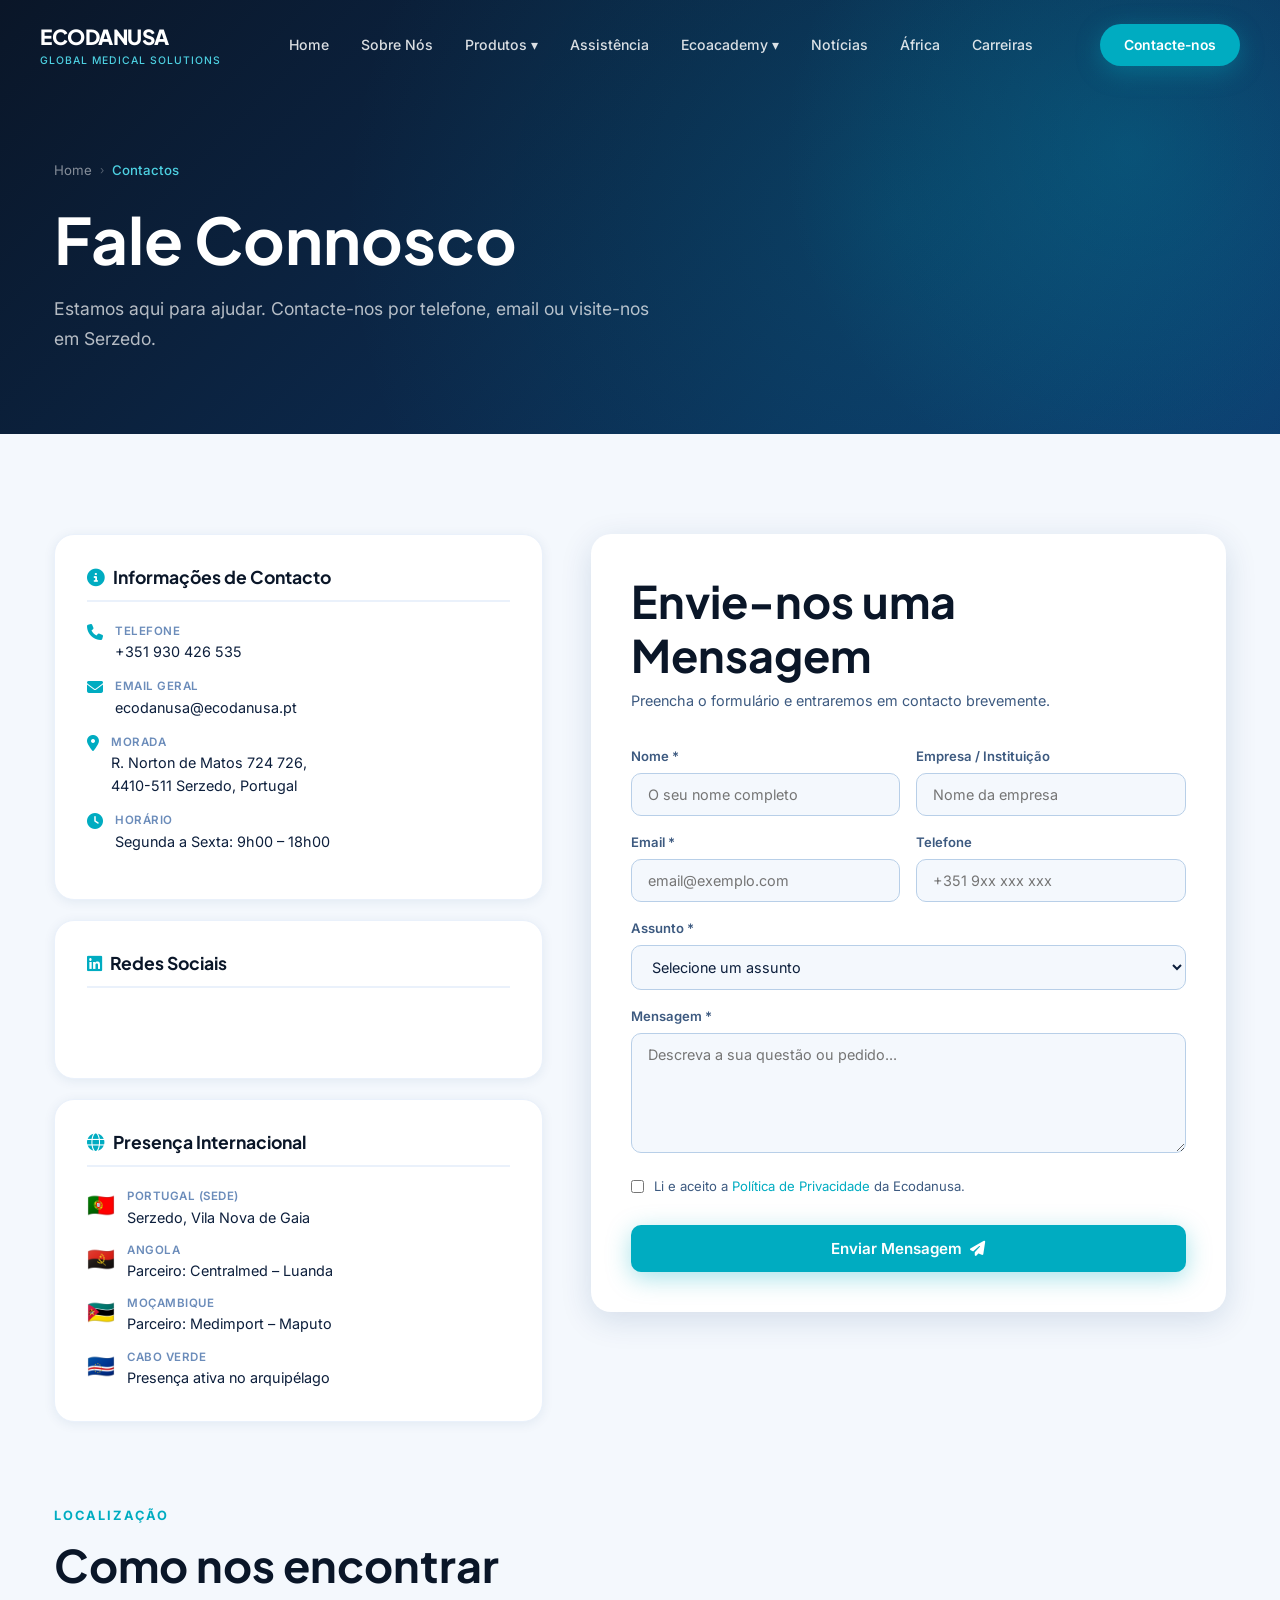
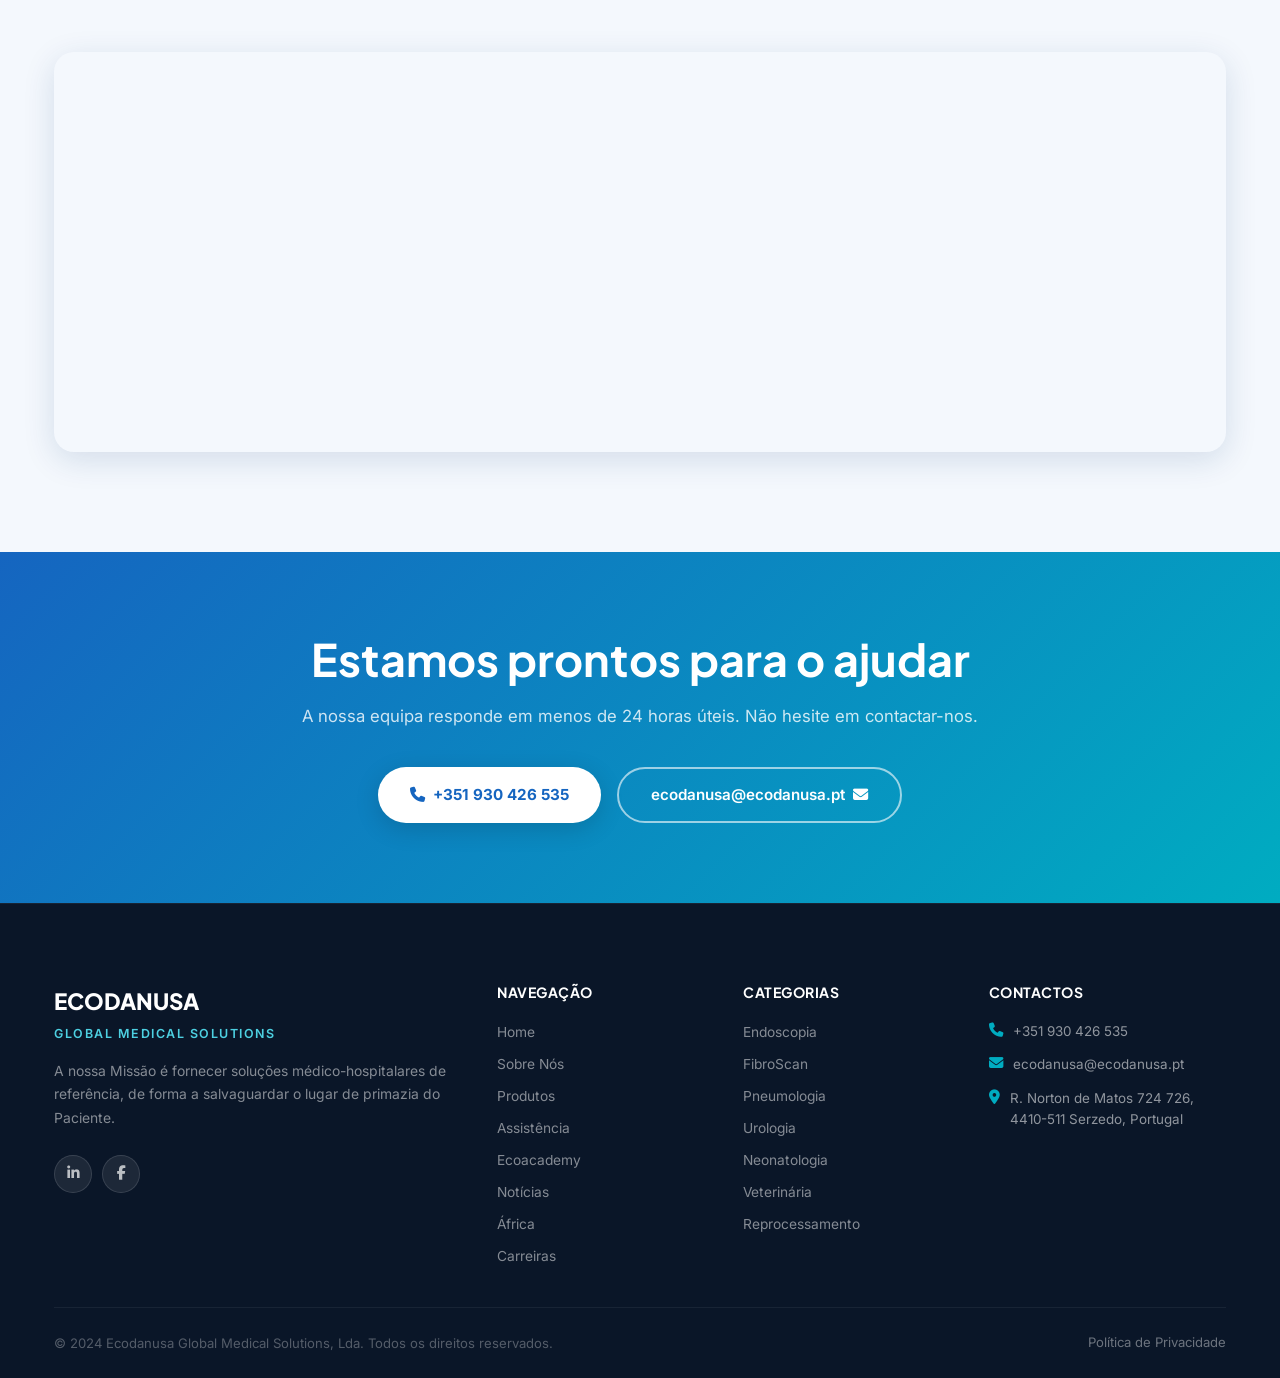
<file: contactos.html>
<!DOCTYPE html>
<html lang="pt">
<head>
  <meta charset="UTF-8">
  <meta name="viewport" content="width=device-width, initial-scale=1.0">
  <title>Contactos – Ecodanusa Global Medical Solutions</title>
  <meta name="description" content="Entre em contacto com a Ecodanusa Global Medical Solutions. Estamos disponíveis por telefone, email ou pessoalmente em Serzedo, Portugal.">
  <link rel="stylesheet" href="css/style.css">
  <link rel="stylesheet" href="https://cdnjs.cloudflare.com/ajax/libs/font-awesome/6.5.0/css/all.min.css">
</head>
<body>

<nav class="navbar scrolled" id="navbar">
  <div class="nav-inner">
    <a href="index.html" class="nav-logo">
      <div class="nav-logo-text">
        <span class="brand">ECODANUSA</span>
        <span class="tagline-small">Global Medical Solutions</span>
      </div>
    </a>
    <div class="nav-links">
      <div class="nav-item"><a href="index.html" class="nav-link">Home</a></div>
      <div class="nav-item"><a href="sobre-nos.html" class="nav-link">Sobre Nós</a></div>
      <div class="nav-item has-dropdown">
        <a href="produtos.html" class="nav-link">Produtos ▾</a>
        <div class="dropdown">
          <a href="produtos.html?cat=endoscopia" class="dropdown-link"><span class="icon">🔬</span>Endoscopia Flexível e Rígida</a>
          <a href="produtos.html?cat=fibroscan" class="dropdown-link"><span class="icon">🫁</span>FibroScan | Saúde Hepática</a>
          <a href="produtos.html?cat=pneumo" class="dropdown-link"><span class="icon">🫀</span>Pneumologia</a>
          <a href="produtos.html?cat=reprocessamento" class="dropdown-link"><span class="icon">🧪</span>Sala de Reprocessamento</a>
          <a href="produtos.html?cat=veterinaria" class="dropdown-link"><span class="icon">🐾</span>Veterinária</a>
          <a href="produtos.html?cat=maternidade" class="dropdown-link"><span class="icon">👶</span>Maternidade e Neonatologia</a>
          <a href="produtos.html" class="dropdown-link"><span class="icon">📦</span>Ver todos os produtos →</a>
        </div>
      </div>
      <div class="nav-item"><a href="assistencia.html" class="nav-link">Assistência</a></div>
      <div class="nav-item has-dropdown">
        <a href="ecoacademy.html" class="nav-link">Ecoacademy ▾</a>
        <div class="dropdown">
          <a href="ecoacademy.html" class="dropdown-link"><span class="icon">🎓</span>Training Center</a>
          <a href="ecoacademy.html#capsocam" class="dropdown-link"><span class="icon">💊</span>Cápsula Endoscópica CapsoCam</a>
          <a href="ecoacademy.html#radiofrequencia" class="dropdown-link"><span class="icon">📡</span>Radiofrequência por Endoscopia</a>
          <a href="ecoacademy.html#fibroscan" class="dropdown-link"><span class="icon">📊</span>FibroScan</a>
          <a href="ecoacademy.html#reprocessamento" class="dropdown-link"><span class="icon">🔄</span>Reprocessamento de Endoscópios</a>
        </div>
      </div>
      <div class="nav-item"><a href="noticias.html" class="nav-link">Notícias</a></div>
      <div class="nav-item"><a href="africa.html" class="nav-link">África</a></div>
      <div class="nav-item"><a href="carreiras.html" class="nav-link">Carreiras</a></div>
    </div>
    <div class="nav-cta">
      <a href="contactos.html" class="btn btn-teal">Contacte-nos</a>
    </div>
    <button class="hamburger" id="hamburger" aria-label="Menu">
      <span></span><span></span><span></span>
    </button>
  </div>
</nav>

<!-- Mobile Nav -->
<div class="mobile-nav" id="mobileNav">
  <a href="index.html" class="mobile-nav-link">Home</a>
  <a href="sobre-nos.html" class="mobile-nav-link">Sobre Nós</a>
  <a href="produtos.html" class="mobile-nav-link">Produtos</a>
  <a href="assistencia.html" class="mobile-nav-link">Assistência e Manutenção</a>
  <a href="ecoacademy.html" class="mobile-nav-link">Ecoacademy</a>
  <a href="noticias.html" class="mobile-nav-link">Notícias</a>
  <a href="africa.html" class="mobile-nav-link">África</a>
  <a href="carreiras.html" class="mobile-nav-link">Carreiras</a>
  <a href="contactos.html" class="mobile-nav-link" style="background:rgba(0,172,193,.15);color:var(--teal-lt);margin-top:16px;">Contacte-nos →</a>
</div>

<!-- PAGE HERO -->
<section class="page-hero">
  <div class="hero-glow"></div>
  <div class="container">
    <div class="page-hero-content">
      <div class="breadcrumb">
        <a href="index.html">Home</a><span class="sep">›</span>
        <span class="current">Contactos</span>
      </div>
      <h1>Fale Connosco</h1>
      <p>Estamos aqui para ajudar. Contacte-nos por telefone, email ou visite-nos em Serzedo.</p>
    </div>
  </div>
</section>

<!-- CONTACTS SECTION -->
<section class="contacts-page section-padding">
  <div class="container">
    <div class="contacts-grid">

      <!-- Left: Info -->
      <div>
        <div class="contact-card fade-up">
          <h3><i class="fa fa-info-circle" style="color:var(--teal);margin-right:8px;"></i>Informações de Contacto</h3>
          <div class="contact-detail">
            <i class="fa fa-phone icon"></i>
            <div>
              <div class="label">Telefone</div>
              <a href="tel:+351930426535">+351 930 426 535</a>
            </div>
          </div>
          <div class="contact-detail">
            <i class="fa fa-envelope icon"></i>
            <div>
              <div class="label">Email Geral</div>
              <a href="mailto:ecodanusa@ecodanusa.pt">ecodanusa@ecodanusa.pt</a>
            </div>
          </div>
          <div class="contact-detail">
            <i class="fa fa-map-marker-alt icon"></i>
            <div>
              <div class="label">Morada</div>
              <a href="https://maps.app.goo.gl/RM9pzGUpxXYJe8wU6" target="_blank" rel="noopener">
                R. Norton de Matos 724 726,<br>4410-511 Serzedo, Portugal
              </a>
            </div>
          </div>
          <div class="contact-detail">
            <i class="fa fa-clock icon"></i>
            <div>
              <div class="label">Horário</div>
              <span>Segunda a Sexta: 9h00 – 18h00</span>
            </div>
          </div>
        </div>

        <!-- Social -->
        <div class="contact-card fade-up" style="margin-top:20px;">
          <h3><i class="fab fa-linkedin" style="color:var(--teal);margin-right:8px;"></i>Redes Sociais</h3>
          <div style="display:flex;gap:12px;margin-top:8px;">
            <a href="https://www.linkedin.com/company/ecodanusa" class="social-btn" target="_blank" rel="noopener" style="width:auto;padding:10px 20px;border-radius:50px;gap:8px;">
              <i class="fab fa-linkedin-in"></i> LinkedIn
            </a>
            <a href="https://www.facebook.com/profile.php?id=100057576304132" class="social-btn" target="_blank" rel="noopener" style="width:auto;padding:10px 20px;border-radius:50px;gap:8px;">
              <i class="fab fa-facebook-f"></i> Facebook
            </a>
          </div>
        </div>

        <!-- Parceiros / Países -->
        <div class="contact-card fade-up" style="margin-top:20px;">
          <h3><i class="fa fa-globe icon" style="color:var(--teal);margin-right:8px;"></i>Presença Internacional</h3>
          <div style="display:flex;flex-direction:column;gap:12px;margin-top:8px;">
            <div class="contact-detail" style="margin-bottom:0;">
              <div style="font-size:1.4rem;">🇵🇹</div>
              <div>
                <div class="label">Portugal (Sede)</div>
                <span style="color:var(--text-dark);font-size:.9rem;">Serzedo, Vila Nova de Gaia</span>
              </div>
            </div>
            <div class="contact-detail" style="margin-bottom:0;">
              <div style="font-size:1.4rem;">🇦🇴</div>
              <div>
                <div class="label">Angola</div>
                <span style="color:var(--text-dark);font-size:.9rem;">Parceiro: Centralmed – Luanda</span>
              </div>
            </div>
            <div class="contact-detail" style="margin-bottom:0;">
              <div style="font-size:1.4rem;">🇲🇿</div>
              <div>
                <div class="label">Moçambique</div>
                <span style="color:var(--text-dark);font-size:.9rem;">Parceiro: Medimport – Maputo</span>
              </div>
            </div>
            <div class="contact-detail" style="margin-bottom:0;">
              <div style="font-size:1.4rem;">🇨🇻</div>
              <div>
                <div class="label">Cabo Verde</div>
                <span style="color:var(--text-dark);font-size:.9rem;">Presença ativa no arquipélago</span>
              </div>
            </div>
          </div>
        </div>
      </div>

      <!-- Right: Form -->
      <div class="contact-form-wrap fade-up">
        <h2>Envie-nos uma Mensagem</h2>
        <p>Preencha o formulário e entraremos em contacto brevemente.</p>
        <form id="contactForm">
          <div class="form-row">
            <div class="form-group">
              <label for="ct_nome">Nome *</label>
              <input type="text" id="ct_nome" name="nome" placeholder="O seu nome completo" required>
            </div>
            <div class="form-group">
              <label for="ct_empresa">Empresa / Instituição</label>
              <input type="text" id="ct_empresa" name="empresa" placeholder="Nome da empresa">
            </div>
          </div>
          <div class="form-row">
            <div class="form-group">
              <label for="ct_email">Email *</label>
              <input type="email" id="ct_email" name="email" placeholder="email@exemplo.com" required>
            </div>
            <div class="form-group">
              <label for="ct_tel">Telefone</label>
              <input type="tel" id="ct_tel" name="telefone" placeholder="+351 9xx xxx xxx">
            </div>
          </div>
          <div class="form-group">
            <label for="ct_assunto">Assunto *</label>
            <select id="ct_assunto" name="assunto" required style="width:100%;padding:12px 16px;border:1.5px solid var(--gray-300);border-radius:10px;font-size:.9rem;color:var(--text-dark);background:var(--off-white);">
              <option value="">Selecione um assunto</option>
              <option>Informações sobre Produtos</option>
              <option>Assistência Técnica</option>
              <option>Formação / Ecoacademy</option>
              <option>Projetos em África</option>
              <option>Parcerias Comerciais</option>
              <option>Outra questão</option>
            </select>
          </div>
          <div class="form-group">
            <label for="ct_mensagem">Mensagem *</label>
            <textarea id="ct_mensagem" name="mensagem" placeholder="Descreva a sua questão ou pedido..." required></textarea>
          </div>
          <div style="display:flex;align-items:flex-start;gap:10px;margin-bottom:20px;">
            <input type="checkbox" id="ct_privacy" required style="margin-top:4px;">
            <label for="ct_privacy" style="font-size:.82rem;color:var(--text-mid);">Li e aceito a <a href="politica-privacidade.html" style="color:var(--teal);">Política de Privacidade</a> da Ecodanusa.</label>
          </div>
          <button type="submit" id="ct_submit" class="btn btn-teal form-submit" style="width:100%;justify-content:center;border-radius:10px;">
            Enviar Mensagem <i class="fa fa-paper-plane"></i>
          </button>
          <div id="ct_success" style="display:none;margin-top:16px;padding:16px;background:rgba(0,200,83,.1);border:1px solid rgba(0,200,83,.3);border-radius:10px;color:#00823a;font-size:.9rem;text-align:center;">
            <i class="fa fa-check-circle"></i> Mensagem enviada com sucesso! Entraremos em contacto brevemente.
          </div>
        </form>
      </div>

    </div>

    <!-- Map -->
    <div class="fade-up" style="margin-top:64px;">
      <div class="section-header">
        <div class="section-label">Localização</div>
        <h2 class="section-title">Como nos encontrar</h2>
      </div>
      <div style="border-radius:var(--radius-lg);overflow:hidden;box-shadow:var(--shadow-md);height:400px;">
        <iframe
          src="https://www.google.com/maps/embed?pb=!1m18!1m12!1m3!1d3003.5!2d-8.5845!3d41.0380!2m3!1f0!2f0!3f0!3m2!1i1024!2i768!4f13.1!3m3!1m2!1s0xd246f32b5ee5c8d%3A0x5f29e6f5e6f7e6f7!2sR.%20Norton%20de%20Matos%20724%2C%204410-511%20Serzedo!5e0!3m2!1spt!2spt!4v1700000000000"
          width="100%"
          height="400"
          style="border:0;"
          allowfullscreen=""
          loading="lazy"
          referrerpolicy="no-referrer-when-downgrade"
          title="Ecodanusa – Localização em Serzedo">
        </iframe>
      </div>
    </div>
  </div>
</section>

<!-- CTA -->
<section class="cta-banner">
  <div class="container fade-up">
    <h2>Estamos prontos para o ajudar</h2>
    <p>A nossa equipa responde em menos de 24 horas úteis. Não hesite em contactar-nos.</p>
    <div class="cta-btns">
      <a href="tel:+351930426535" class="btn btn-white"><i class="fa fa-phone"></i> +351 930 426 535</a>
      <a href="mailto:ecodanusa@ecodanusa.pt" class="btn btn-outline-white">ecodanusa@ecodanusa.pt <i class="fa fa-envelope"></i></a>
    </div>
  </div>
</section>

<!-- FOOTER -->
<footer class="footer">
  <div class="footer-main">
    <div class="container">
      <div class="footer-grid">
        <div class="footer-brand">
          <div class="brand-name">ECODANUSA</div>
          <div class="brand-motto">Global Medical Solutions</div>
          <p>A nossa Missão é fornecer soluções médico-hospitalares de referência, de forma a salvaguardar o lugar de primazia do Paciente.</p>
          <div class="footer-social">
            <a href="https://www.linkedin.com/company/ecodanusa" class="social-btn" target="_blank" rel="noopener"><i class="fab fa-linkedin-in"></i></a>
            <a href="https://www.facebook.com/profile.php?id=100057576304132" class="social-btn" target="_blank" rel="noopener"><i class="fab fa-facebook-f"></i></a>
          </div>
        </div>
        <div class="footer-col">
          <h5>Navegação</h5>
          <div class="footer-links">
            <a href="index.html">Home</a>
            <a href="sobre-nos.html">Sobre Nós</a>
            <a href="produtos.html">Produtos</a>
            <a href="assistencia.html">Assistência</a>
            <a href="ecoacademy.html">Ecoacademy</a>
            <a href="noticias.html">Notícias</a>
            <a href="africa.html">África</a>
            <a href="carreiras.html">Carreiras</a>
          </div>
        </div>
        <div class="footer-col">
          <h5>Categorias</h5>
          <div class="footer-links">
            <a href="produtos.html?cat=endoscopia">Endoscopia</a>
            <a href="produtos.html?cat=fibroscan">FibroScan</a>
            <a href="produtos.html?cat=pneumo">Pneumologia</a>
            <a href="produtos.html?cat=urologia">Urologia</a>
            <a href="produtos.html?cat=maternidade">Neonatologia</a>
            <a href="produtos.html?cat=veterinaria">Veterinária</a>
            <a href="produtos.html?cat=reprocessamento">Reprocessamento</a>
          </div>
        </div>
        <div class="footer-col">
          <h5>Contactos</h5>
          <div class="footer-contact">
            <div class="contact-item">
              <i class="fa fa-phone c-icon"></i>
              <a href="tel:+351930426535">+351 930 426 535</a>
            </div>
            <div class="contact-item">
              <i class="fa fa-envelope c-icon"></i>
              <a href="mailto:ecodanusa@ecodanusa.pt">ecodanusa@ecodanusa.pt</a>
            </div>
            <div class="contact-item">
              <i class="fa fa-map-marker-alt c-icon"></i>
              <a href="https://maps.app.goo.gl/RM9pzGUpxXYJe8wU6" target="_blank">R. Norton de Matos 724 726,<br>4410-511 Serzedo, Portugal</a>
            </div>
          </div>
        </div>
      </div>
    </div>
  </div>
  <div class="container">
    <div class="footer-bottom">
      <p>© 2024 Ecodanusa Global Medical Solutions, Lda. Todos os direitos reservados.</p>
      <a href="politica-privacidade.html">Política de Privacidade</a>
    </div>
  </div>
</footer>

<script src="js/main.js"></script>
</body>
</html>
</file>
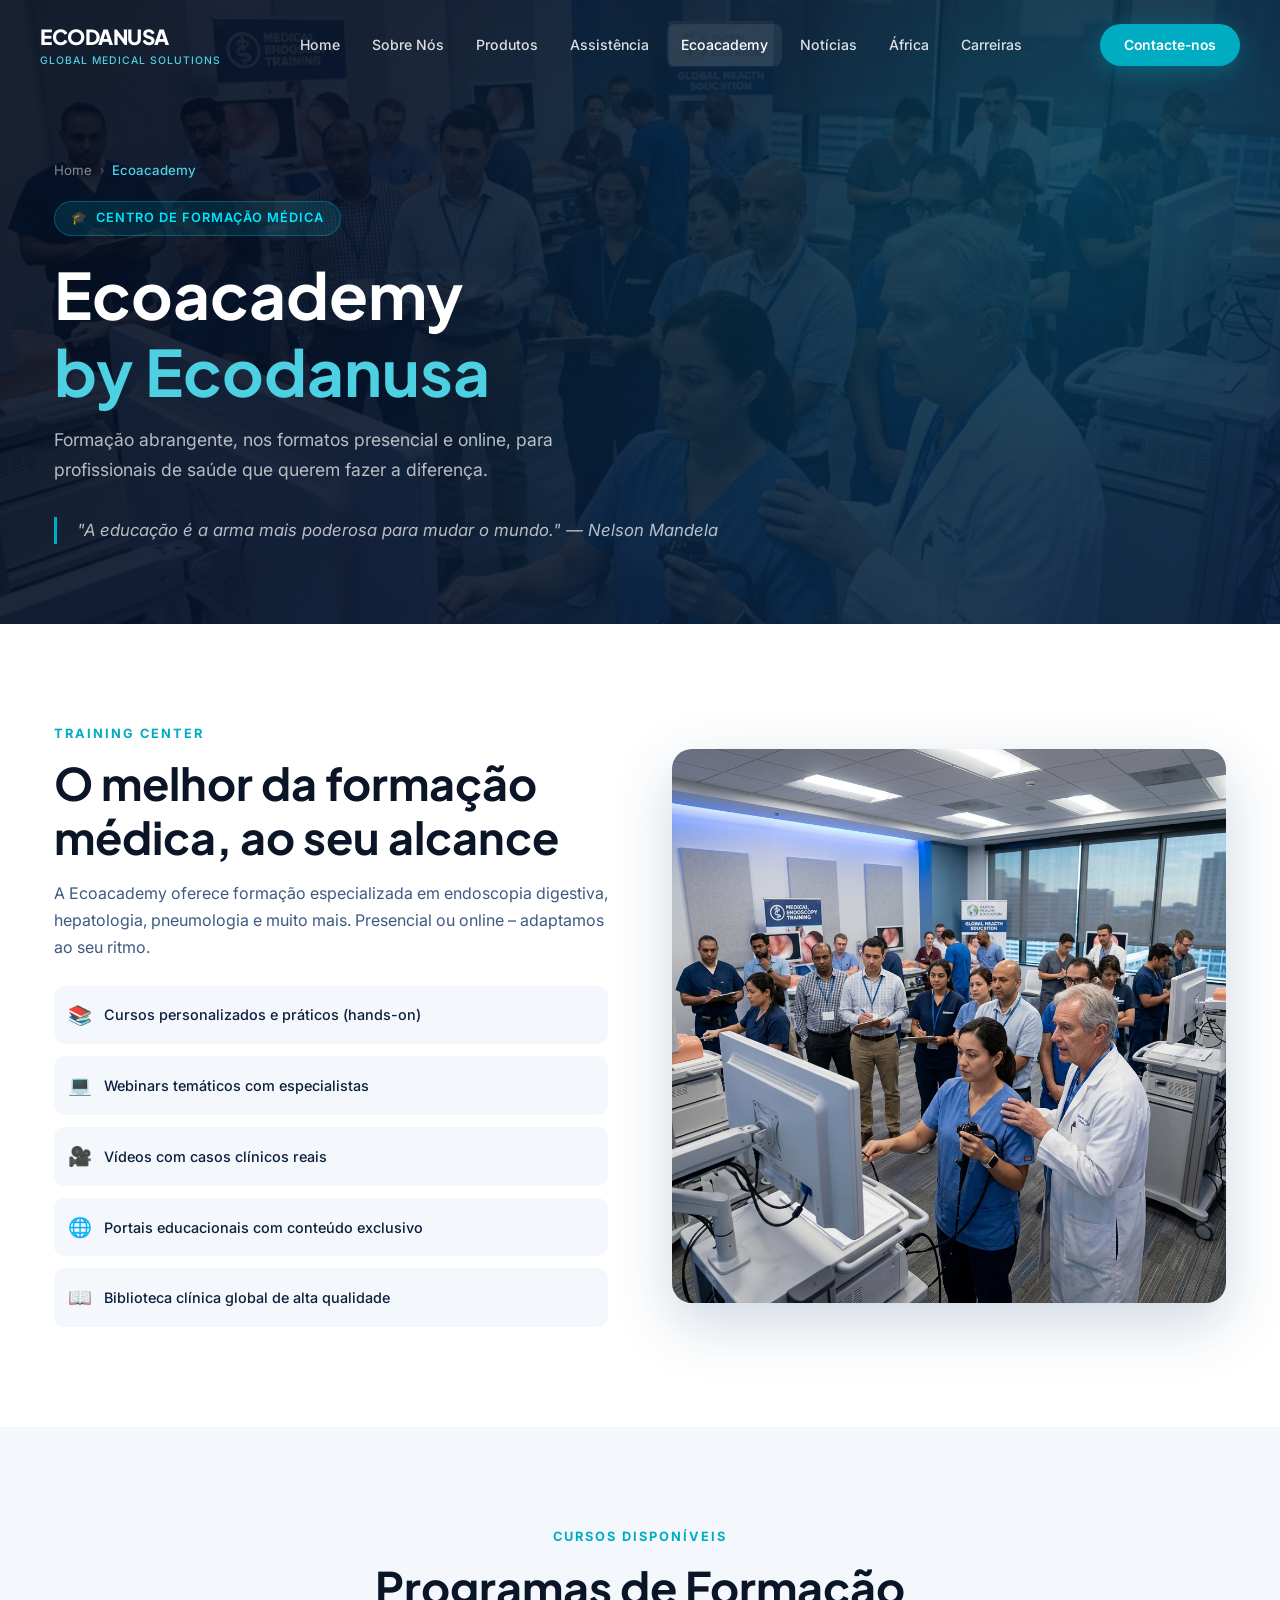
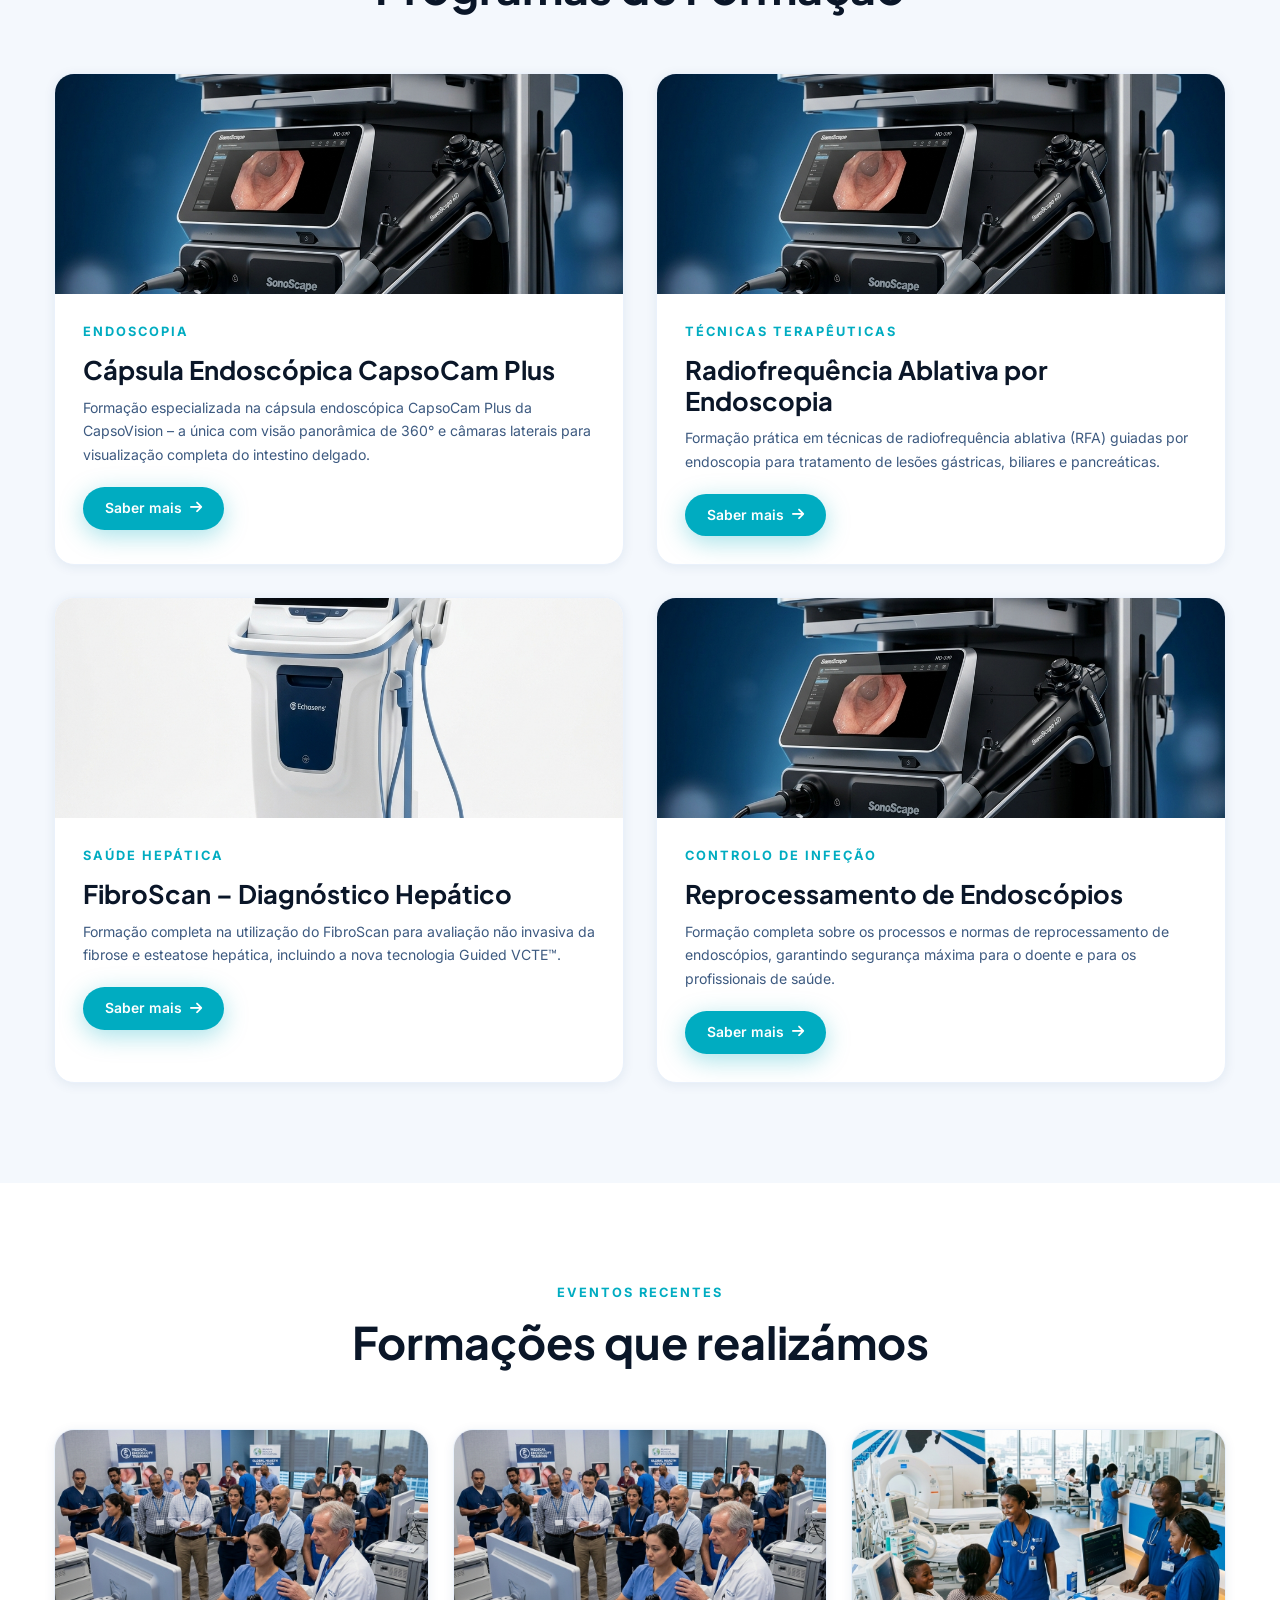
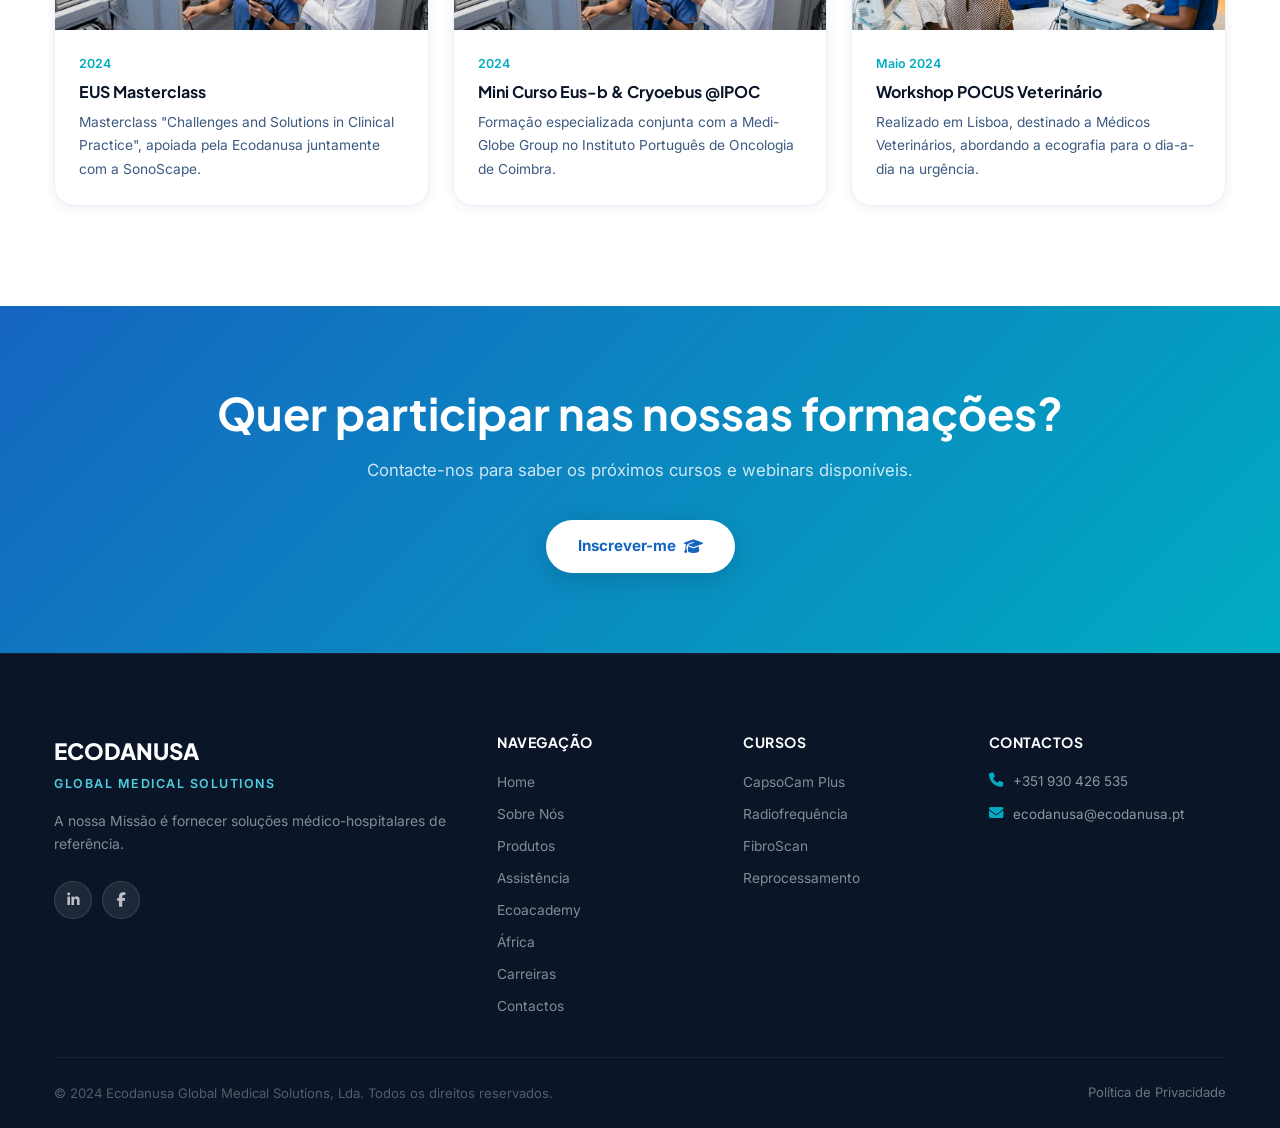
<file: ecoacademy.html>
<!DOCTYPE html>
<html lang="pt">
<head>
  <meta charset="UTF-8">
  <meta name="viewport" content="width=device-width, initial-scale=1.0">
  <title>Ecoacademy – Ecodanusa Global Medical Solutions</title>
  <meta name="description" content="A Ecoacademy by Ecodanusa oferece formação abrangente nos formatos presencial e online. Cursos personalizados, webinars e portais educacionais.">
  <link rel="stylesheet" href="css/style.css">
  <link rel="stylesheet" href="https://cdnjs.cloudflare.com/ajax/libs/font-awesome/6.5.0/css/all.min.css">
</head>
<body>

<nav class="navbar scrolled" id="navbar">
  <div class="nav-inner">
    <a href="index.html" class="nav-logo">
      <div class="nav-logo-text">
        <span class="brand">ECODANUSA</span>
        <span class="tagline-small">Global Medical Solutions</span>
      </div>
    </a>
    <div class="nav-links">
      <div class="nav-item"><a href="index.html" class="nav-link">Home</a></div>
      <div class="nav-item"><a href="sobre-nos.html" class="nav-link">Sobre Nós</a></div>
      <div class="nav-item"><a href="produtos.html" class="nav-link">Produtos</a></div>
      <div class="nav-item"><a href="assistencia.html" class="nav-link">Assistência</a></div>
      <div class="nav-item"><a href="ecoacademy.html" class="nav-link active">Ecoacademy</a></div>
      <div class="nav-item"><a href="noticias.html" class="nav-link">Notícias</a></div>
      <div class="nav-item"><a href="africa.html" class="nav-link">África</a></div>
      <div class="nav-item"><a href="carreiras.html" class="nav-link">Carreiras</a></div>
    </div>
    <div class="nav-cta"><a href="contactos.html" class="btn btn-teal">Contacte-nos</a></div>
    <button class="hamburger" id="hamburger"><span></span><span></span><span></span></button>
  </div>
</nav>
<div class="mobile-nav" id="mobileNav">
  <a href="index.html" class="mobile-nav-link">Home</a>
  <a href="sobre-nos.html" class="mobile-nav-link">Sobre Nós</a>
  <a href="produtos.html" class="mobile-nav-link">Produtos</a>
  <a href="assistencia.html" class="mobile-nav-link">Assistência</a>
  <a href="ecoacademy.html" class="mobile-nav-link">Ecoacademy</a>
  <a href="noticias.html" class="mobile-nav-link">Notícias</a>
  <a href="africa.html" class="mobile-nav-link">África</a>
  <a href="carreiras.html" class="mobile-nav-link">Carreiras</a>
  <a href="contactos.html" class="mobile-nav-link" style="background:rgba(0,172,193,.15);color:var(--teal-lt);margin-top:16px;">Contacte-nos →</a>
</div>

<!-- HERO -->
<section class="page-hero" style="background:linear-gradient(135deg,#050e1f,#0a1e3d)">
  <div class="hero-glow"></div>
  <div style="position:absolute;inset:0;background:url('images/ecoacademy_training_1782479748742.png') center/cover no-repeat;opacity:.1;"></div>
  <div class="container">
    <div class="page-hero-content" style="position:relative">
      <div class="breadcrumb">
        <a href="index.html">Home</a><span class="sep">›</span>
        <span class="current">Ecoacademy</span>
      </div>
      <div style="display:inline-flex;align-items:center;gap:8px;background:rgba(0,229,255,.1);border:1px solid rgba(0,229,255,.25);color:var(--accent);border-radius:50px;padding:6px 16px;font-size:.8rem;font-weight:600;letter-spacing:1px;text-transform:uppercase;margin-bottom:20px;">
        <span>🎓</span> Centro de Formação Médica
      </div>
      <h1>Ecoacademy<br><span style="color:var(--teal-lt)">by Ecodanusa</span></h1>
      <p>Formação abrangente, nos formatos presencial e online, para profissionais de saúde que querem fazer a diferença.</p>
      <blockquote style="margin-top:32px;border-left:3px solid var(--teal);padding-left:20px;color:rgba(255,255,255,.7);font-style:italic;font-size:1.05rem;">
        "A educação é a arma mais poderosa para mudar o mundo." — Nelson Mandela
      </blockquote>
    </div>
  </div>
</section>

<!-- TRAINING CENTER -->
<section class="section-padding" style="background:var(--white)">
  <div class="container">
    <div style="display:grid;grid-template-columns:1fr 1fr;gap:64px;align-items:center;" class="fade-up">
      <div>
        <div class="section-label">Training Center</div>
        <h2 class="section-title">O melhor da formação médica, ao seu alcance</h2>
        <p style="color:var(--text-mid);margin-bottom:24px;">A Ecoacademy oferece formação especializada em endoscopia digestiva, hepatologia, pneumologia e muito mais. Presencial ou online – adaptamos ao seu ritmo.</p>
        <div style="display:flex;flex-direction:column;gap:12px;">
          <div style="display:flex;align-items:center;gap:12px;padding:14px;background:var(--off-white);border-radius:10px;">
            <span style="font-size:1.2rem">📚</span>
            <span style="color:var(--text-dark);font-size:.9rem;font-weight:500">Cursos personalizados e práticos (hands-on)</span>
          </div>
          <div style="display:flex;align-items:center;gap:12px;padding:14px;background:var(--off-white);border-radius:10px;">
            <span style="font-size:1.2rem">💻</span>
            <span style="color:var(--text-dark);font-size:.9rem;font-weight:500">Webinars temáticos com especialistas</span>
          </div>
          <div style="display:flex;align-items:center;gap:12px;padding:14px;background:var(--off-white);border-radius:10px;">
            <span style="font-size:1.2rem">🎥</span>
            <span style="color:var(--text-dark);font-size:.9rem;font-weight:500">Vídeos com casos clínicos reais</span>
          </div>
          <div style="display:flex;align-items:center;gap:12px;padding:14px;background:var(--off-white);border-radius:10px;">
            <span style="font-size:1.2rem">🌐</span>
            <span style="color:var(--text-dark);font-size:.9rem;font-weight:500">Portais educacionais com conteúdo exclusivo</span>
          </div>
          <div style="display:flex;align-items:center;gap:12px;padding:14px;background:var(--off-white);border-radius:10px;">
            <span style="font-size:1.2rem">📖</span>
            <span style="color:var(--text-dark);font-size:.9rem;font-weight:500">Biblioteca clínica global de alta qualidade</span>
          </div>
        </div>
      </div>
      <div>
        <img src="images/ecoacademy_training_1782479748742.png" alt="Ecoacademy Training" style="border-radius:var(--radius-lg);box-shadow:var(--shadow-lg);">
      </div>
    </div>
  </div>
</section>

<!-- COURSES -->
<section class="section-padding" style="background:var(--off-white)">
  <div class="container">
    <div class="section-header center fade-up">
      <div class="section-label">Cursos Disponíveis</div>
      <h2 class="section-title">Programas de Formação</h2>
    </div>
    <div class="academy-page-grid">
      <div class="academy-page-card fade-up" id="capsocam">
        <div class="academy-page-img"><img src="images/endoscopy_equipment_1782479717325.png" alt="Cápsula Endoscópica CapsoCam Plus"></div>
        <div class="academy-page-body">
          <div class="section-label">Endoscopia</div>
          <h3>Cápsula Endoscópica CapsoCam Plus</h3>
          <p>Formação especializada na cápsula endoscópica CapsoCam Plus da CapsoVision – a única com visão panorâmica de 360° e câmaras laterais para visualização completa do intestino delgado.</p>
          <a href="contactos.html" class="btn btn-teal" style="font-size:.87rem;padding:10px 22px;">Saber mais <i class="fa fa-arrow-right"></i></a>
        </div>
      </div>
      <div class="academy-page-card fade-up" id="radiofrequencia">
        <div class="academy-page-img"><img src="images/endoscopy_equipment_1782479717325.png" alt="Radiofrequência Ablativa"></div>
        <div class="academy-page-body">
          <div class="section-label">Técnicas Terapêuticas</div>
          <h3>Radiofrequência Ablativa por Endoscopia</h3>
          <p>Formação prática em técnicas de radiofrequência ablativa (RFA) guiadas por endoscopia para tratamento de lesões gástricas, biliares e pancreáticas.</p>
          <a href="contactos.html" class="btn btn-teal" style="font-size:.87rem;padding:10px 22px;">Saber mais <i class="fa fa-arrow-right"></i></a>
        </div>
      </div>
      <div class="academy-page-card fade-up" id="fibroscan">
        <div class="academy-page-img"><img src="images/fibroscan_device_1782479708002.png" alt="FibroScan"></div>
        <div class="academy-page-body">
          <div class="section-label">Saúde Hepática</div>
          <h3>FibroScan – Diagnóstico Hepático</h3>
          <p>Formação completa na utilização do FibroScan para avaliação não invasiva da fibrose e esteatose hepática, incluindo a nova tecnologia Guided VCTE™.</p>
          <a href="contactos.html" class="btn btn-teal" style="font-size:.87rem;padding:10px 22px;">Saber mais <i class="fa fa-arrow-right"></i></a>
        </div>
      </div>
      <div class="academy-page-card fade-up" id="reprocessamento">
        <div class="academy-page-img"><img src="images/endoscopy_equipment_1782479717325.png" alt="Reprocessamento de Endoscópios"></div>
        <div class="academy-page-body">
          <div class="section-label">Controlo de Infeção</div>
          <h3>Reprocessamento de Endoscópios</h3>
          <p>Formação completa sobre os processos e normas de reprocessamento de endoscópios, garantindo segurança máxima para o doente e para os profissionais de saúde.</p>
          <a href="contactos.html" class="btn btn-teal" style="font-size:.87rem;padding:10px 22px;">Saber mais <i class="fa fa-arrow-right"></i></a>
        </div>
      </div>
    </div>
  </div>
</section>

<!-- RECENT EVENTS -->
<section class="section-padding" style="background:var(--white)">
  <div class="container">
    <div class="section-header center fade-up">
      <div class="section-label">Eventos Recentes</div>
      <h2 class="section-title">Formações que realizámos</h2>
    </div>
    <div class="news-grid">
      <div class="news-card fade-up">
        <div class="news-img"><img src="images/ecoacademy_training_1782479748742.png" alt="EUS Masterclass"></div>
        <div class="news-body">
          <div class="news-date">2024</div>
          <h4>EUS Masterclass</h4>
          <p>Masterclass "Challenges and Solutions in Clinical Practice", apoiada pela Ecodanusa juntamente com a SonoScape.</p>
        </div>
      </div>
      <div class="news-card fade-up">
        <div class="news-img"><img src="images/ecoacademy_training_1782479748742.png" alt="Mini Curso EUS-b"></div>
        <div class="news-body">
          <div class="news-date">2024</div>
          <h4>Mini Curso Eus-b & Cryoebus @IPOC</h4>
          <p>Formação especializada conjunta com a Medi-Globe Group no Instituto Português de Oncologia de Coimbra.</p>
        </div>
      </div>
      <div class="news-card fade-up">
        <div class="news-img"><img src="images/africa_medical_1782479737772.png" alt="POCUS Veterinário"></div>
        <div class="news-body">
          <div class="news-date">Maio 2024</div>
          <h4>Workshop POCUS Veterinário</h4>
          <p>Realizado em Lisboa, destinado a Médicos Veterinários, abordando a ecografia para o dia-a-dia na urgência.</p>
        </div>
      </div>
    </div>
  </div>
</section>

<section class="cta-banner">
  <div class="container fade-up">
    <h2>Quer participar nas nossas formações?</h2>
    <p>Contacte-nos para saber os próximos cursos e webinars disponíveis.</p>
    <div class="cta-btns">
      <a href="contactos.html" class="btn btn-white">Inscrever-me <i class="fa fa-graduation-cap"></i></a>
    </div>
  </div>
</section>

<footer class="footer">
  <div class="footer-main">
    <div class="container">
      <div class="footer-grid">
        <div class="footer-brand">
          <div class="brand-name">ECODANUSA</div>
          <div class="brand-motto">Global Medical Solutions</div>
          <p>A nossa Missão é fornecer soluções médico-hospitalares de referência.</p>
          <div class="footer-social">
            <a href="https://www.linkedin.com/company/ecodanusa" class="social-btn" target="_blank"><i class="fab fa-linkedin-in"></i></a>
            <a href="https://www.facebook.com/profile.php?id=100057576304132" class="social-btn" target="_blank"><i class="fab fa-facebook-f"></i></a>
          </div>
        </div>
        <div class="footer-col">
          <h5>Navegação</h5>
          <div class="footer-links">
            <a href="index.html">Home</a><a href="sobre-nos.html">Sobre Nós</a>
            <a href="produtos.html">Produtos</a><a href="assistencia.html">Assistência</a>
            <a href="ecoacademy.html">Ecoacademy</a><a href="africa.html">África</a>
            <a href="carreiras.html">Carreiras</a><a href="contactos.html">Contactos</a>
          </div>
        </div>
        <div class="footer-col">
          <h5>Cursos</h5>
          <div class="footer-links">
            <a href="ecoacademy.html#capsocam">CapsoCam Plus</a>
            <a href="ecoacademy.html#radiofrequencia">Radiofrequência</a>
            <a href="ecoacademy.html#fibroscan">FibroScan</a>
            <a href="ecoacademy.html#reprocessamento">Reprocessamento</a>
          </div>
        </div>
        <div class="footer-col">
          <h5>Contactos</h5>
          <div class="footer-contact">
            <div class="contact-item"><i class="fa fa-phone c-icon"></i><a href="tel:+351930426535">+351 930 426 535</a></div>
            <div class="contact-item"><i class="fa fa-envelope c-icon"></i><a href="mailto:ecodanusa@ecodanusa.pt">ecodanusa@ecodanusa.pt</a></div>
          </div>
        </div>
      </div>
    </div>
  </div>
  <div class="container">
    <div class="footer-bottom">
      <p>© 2024 Ecodanusa Global Medical Solutions, Lda. Todos os direitos reservados.</p>
      <a href="politica-privacidade.html">Política de Privacidade</a>
    </div>
  </div>
</footer>
<script src="js/main.js"></script>
</body>
</html>
</file>
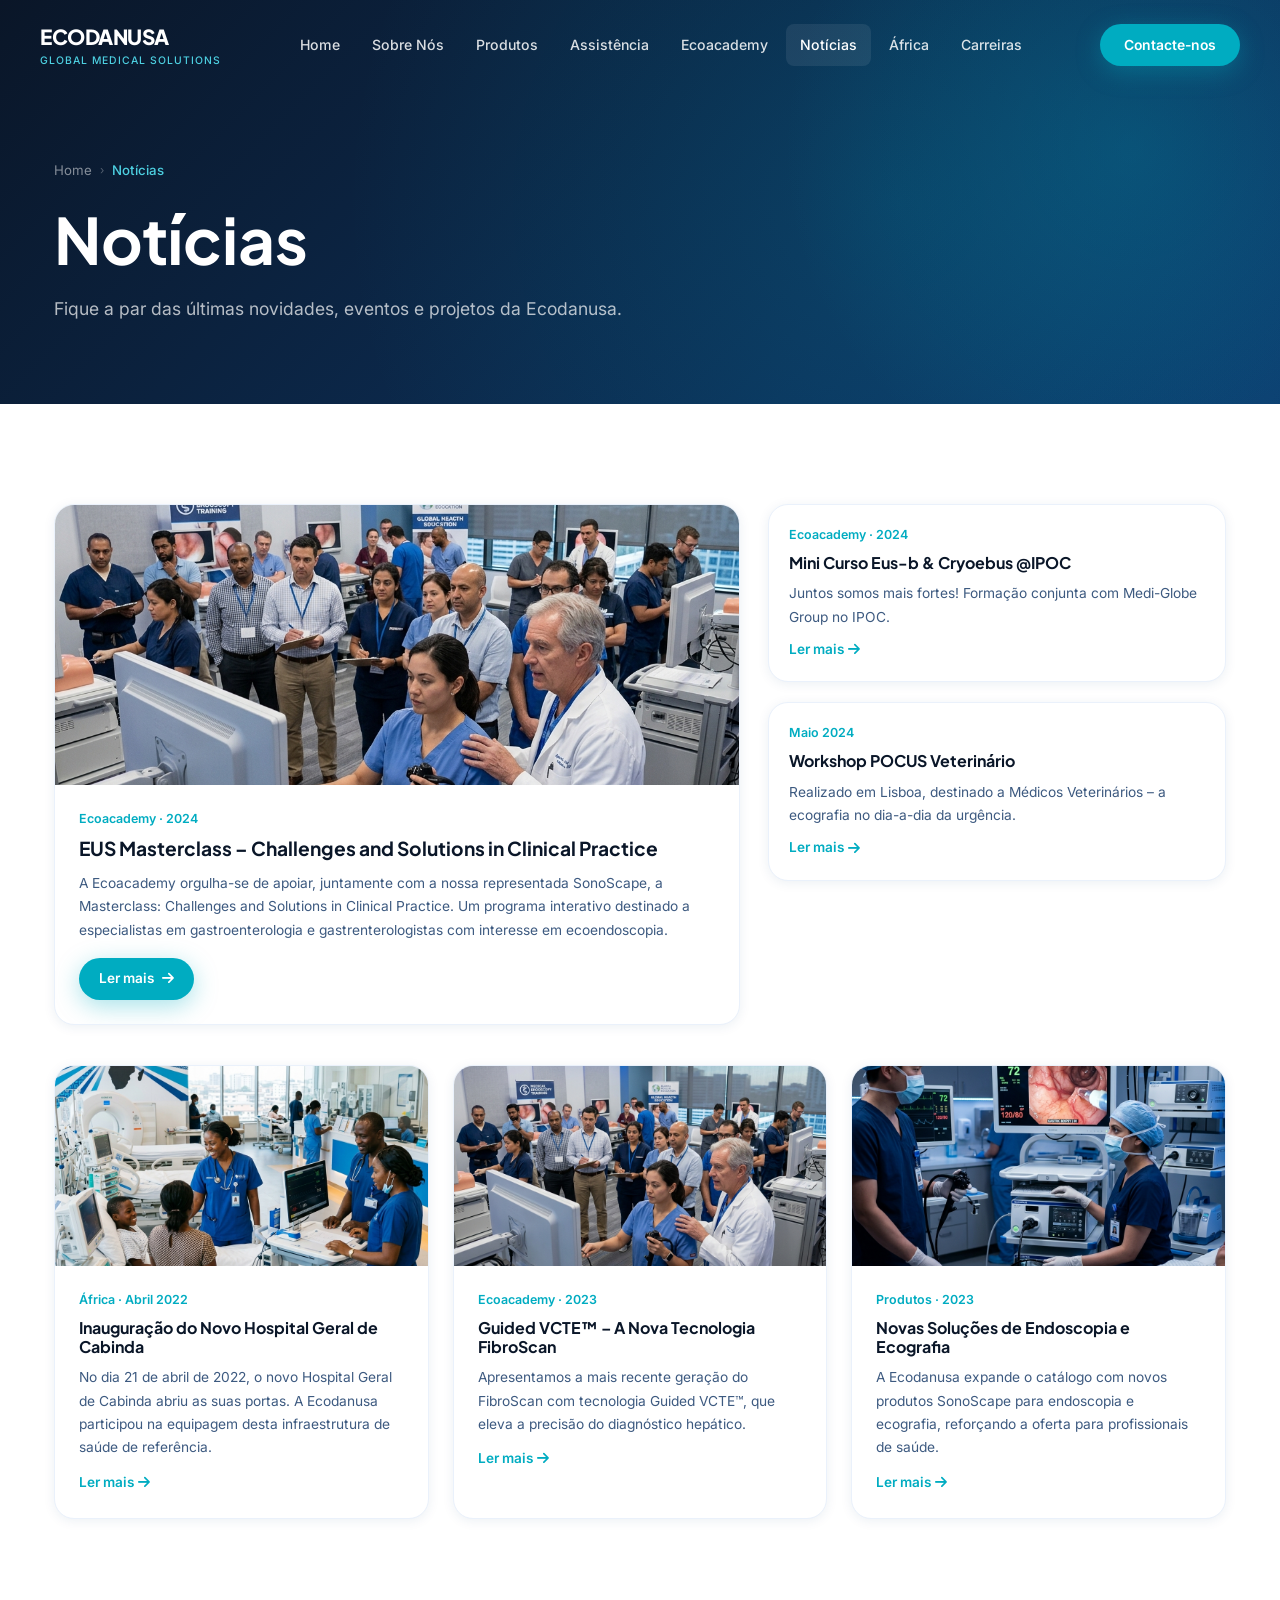
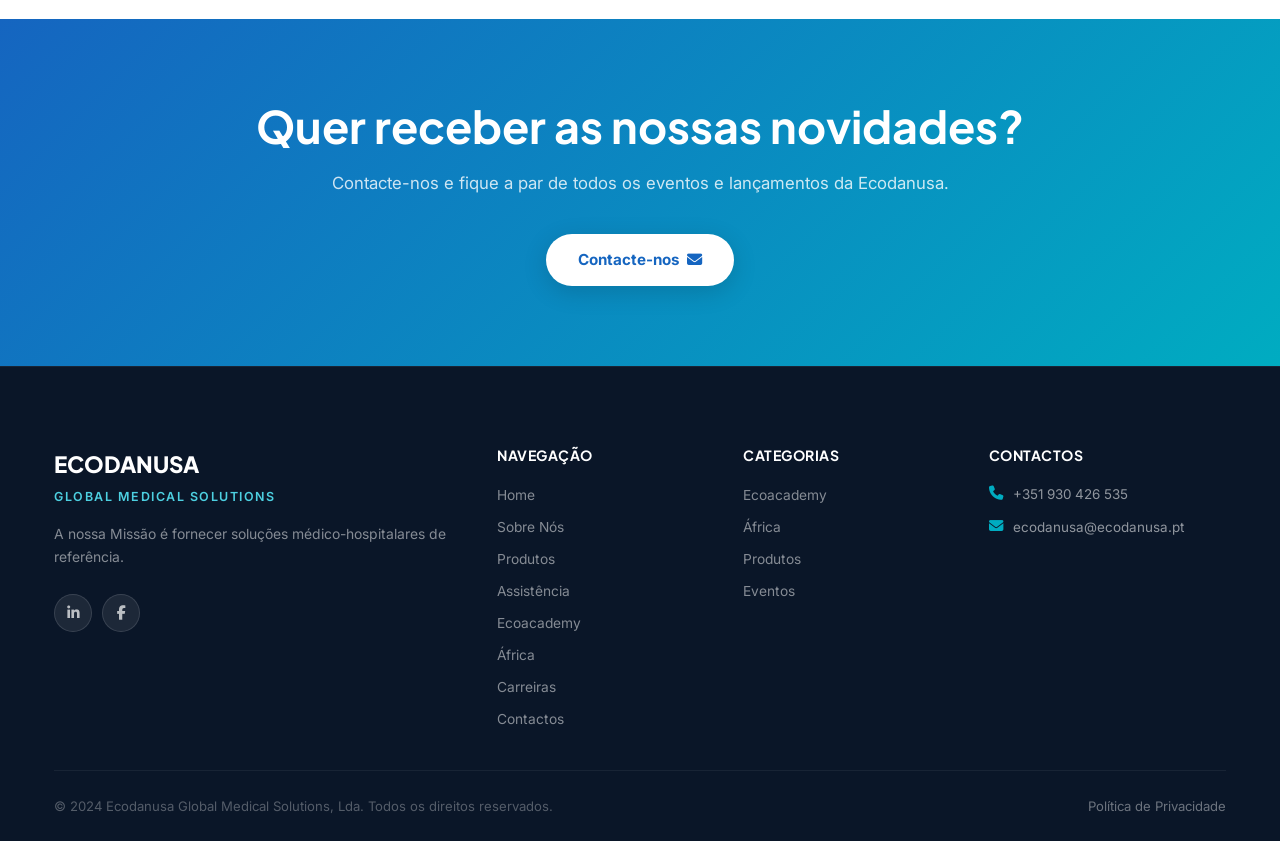
<file: noticias.html>
<!DOCTYPE html>
<html lang="pt">
<head>
  <meta charset="UTF-8">
  <meta name="viewport" content="width=device-width, initial-scale=1.0">
  <title>Notícias – Ecodanusa Global Medical Solutions</title>
  <meta name="description" content="Últimas notícias da Ecodanusa: eventos, formações, inaugurações e novidades do setor médico.">
  <link rel="stylesheet" href="css/style.css">
  <link rel="stylesheet" href="https://cdnjs.cloudflare.com/ajax/libs/font-awesome/6.5.0/css/all.min.css">
</head>
<body>

<nav class="navbar scrolled" id="navbar">
  <div class="nav-inner">
    <a href="index.html" class="nav-logo">
      <div class="nav-logo-text">
        <span class="brand">ECODANUSA</span>
        <span class="tagline-small">Global Medical Solutions</span>
      </div>
    </a>
    <div class="nav-links">
      <div class="nav-item"><a href="index.html" class="nav-link">Home</a></div>
      <div class="nav-item"><a href="sobre-nos.html" class="nav-link">Sobre Nós</a></div>
      <div class="nav-item"><a href="produtos.html" class="nav-link">Produtos</a></div>
      <div class="nav-item"><a href="assistencia.html" class="nav-link">Assistência</a></div>
      <div class="nav-item"><a href="ecoacademy.html" class="nav-link">Ecoacademy</a></div>
      <div class="nav-item"><a href="noticias.html" class="nav-link active">Notícias</a></div>
      <div class="nav-item"><a href="africa.html" class="nav-link">África</a></div>
      <div class="nav-item"><a href="carreiras.html" class="nav-link">Carreiras</a></div>
    </div>
    <div class="nav-cta"><a href="contactos.html" class="btn btn-teal">Contacte-nos</a></div>
    <button class="hamburger" id="hamburger"><span></span><span></span><span></span></button>
  </div>
</nav>
<div class="mobile-nav" id="mobileNav">
  <a href="index.html" class="mobile-nav-link">Home</a>
  <a href="sobre-nos.html" class="mobile-nav-link">Sobre Nós</a>
  <a href="produtos.html" class="mobile-nav-link">Produtos</a>
  <a href="assistencia.html" class="mobile-nav-link">Assistência</a>
  <a href="ecoacademy.html" class="mobile-nav-link">Ecoacademy</a>
  <a href="noticias.html" class="mobile-nav-link">Notícias</a>
  <a href="africa.html" class="mobile-nav-link">África</a>
  <a href="carreiras.html" class="mobile-nav-link">Carreiras</a>
  <a href="contactos.html" class="mobile-nav-link" style="background:rgba(0,172,193,.15);color:var(--teal-lt);margin-top:16px;">Contacte-nos →</a>
</div>

<section class="page-hero">
  <div class="hero-glow"></div>
  <div class="container">
    <div class="page-hero-content">
      <div class="breadcrumb">
        <a href="index.html">Home</a><span class="sep">›</span>
        <span class="current">Notícias</span>
      </div>
      <h1>Notícias</h1>
      <p>Fique a par das últimas novidades, eventos e projetos da Ecodanusa.</p>
    </div>
  </div>
</section>

<section class="news-section section-padding">
  <div class="container">
    <!-- Featured -->
    <div style="display:grid;grid-template-columns:1.5fr 1fr;gap:28px;margin-bottom:40px;" class="fade-up">
      <div class="news-card" style="display:flex;flex-direction:column;">
        <div class="news-img" style="height:280px;"><img src="images/ecoacademy_training_1782479748742.png" alt="EUS Masterclass"></div>
        <div class="news-body" style="flex:1;">
          <div class="news-date">Ecoacademy · 2024</div>
          <h4 style="font-size:1.2rem;margin-bottom:12px;">EUS Masterclass – Challenges and Solutions in Clinical Practice</h4>
          <p>A Ecoacademy orgulha-se de apoiar, juntamente com a nossa representada SonoScape, a Masterclass: Challenges and Solutions in Clinical Practice. Um programa interativo destinado a especialistas em gastroenterologia e gastrenterologistas com interesse em ecoendoscopia.</p>
          <a href="#" class="btn btn-teal" style="font-size:.85rem;padding:10px 20px;margin-top:16px;display:inline-flex;">Ler mais <i class="fa fa-arrow-right"></i></a>
        </div>
      </div>
      <div style="display:flex;flex-direction:column;gap:20px;">
        <div class="news-card">
          <div class="news-body" style="padding:20px;">
            <div class="news-date">Ecoacademy · 2024</div>
            <h4>Mini Curso Eus-b & Cryoebus @IPOC</h4>
            <p>Juntos somos mais fortes! Formação conjunta com Medi-Globe Group no IPOC.</p>
            <a href="#" style="color:var(--teal);font-size:.85rem;font-weight:600;display:inline-flex;align-items:center;gap:4px;margin-top:10px;">Ler mais <i class="fa fa-arrow-right"></i></a>
          </div>
        </div>
        <div class="news-card">
          <div class="news-body" style="padding:20px;">
            <div class="news-date">Maio 2024</div>
            <h4>Workshop POCUS Veterinário</h4>
            <p>Realizado em Lisboa, destinado a Médicos Veterinários – a ecografia no dia-a-dia da urgência.</p>
            <a href="#" style="color:var(--teal);font-size:.85rem;font-weight:600;display:inline-flex;align-items:center;gap:4px;margin-top:10px;">Ler mais <i class="fa fa-arrow-right"></i></a>
          </div>
        </div>
      </div>
    </div>

    <!-- All news grid -->
    <div class="news-grid">
      <div class="news-card fade-up">
        <div class="news-img"><img src="images/africa_medical_1782479737772.png" alt="Hospital Cabinda"></div>
        <div class="news-body">
          <div class="news-date">África · Abril 2022</div>
          <h4>Inauguração do Novo Hospital Geral de Cabinda</h4>
          <p>No dia 21 de abril de 2022, o novo Hospital Geral de Cabinda abriu as suas portas. A Ecodanusa participou na equipagem desta infraestrutura de saúde de referência.</p>
          <a href="#" style="color:var(--teal);font-size:.85rem;font-weight:600;display:inline-flex;align-items:center;gap:4px;margin-top:12px;">Ler mais <i class="fa fa-arrow-right"></i></a>
        </div>
      </div>
      <div class="news-card fade-up">
        <div class="news-img"><img src="images/ecoacademy_training_1782479748742.png" alt="Formação FibroScan"></div>
        <div class="news-body">
          <div class="news-date">Ecoacademy · 2023</div>
          <h4>Guided VCTE™ – A Nova Tecnologia FibroScan</h4>
          <p>Apresentamos a mais recente geração do FibroScan com tecnologia Guided VCTE™, que eleva a precisão do diagnóstico hepático.</p>
          <a href="#" style="color:var(--teal);font-size:.85rem;font-weight:600;display:inline-flex;align-items:center;gap:4px;margin-top:12px;">Ler mais <i class="fa fa-arrow-right"></i></a>
        </div>
      </div>
      <div class="news-card fade-up">
        <div class="news-img"><img src="images/hero_medical_1782479692226.png" alt="Novas Soluções"></div>
        <div class="news-body">
          <div class="news-date">Produtos · 2023</div>
          <h4>Novas Soluções de Endoscopia e Ecografia</h4>
          <p>A Ecodanusa expande o catálogo com novos produtos SonoScape para endoscopia e ecografia, reforçando a oferta para profissionais de saúde.</p>
          <a href="#" style="color:var(--teal);font-size:.85rem;font-weight:600;display:inline-flex;align-items:center;gap:4px;margin-top:12px;">Ler mais <i class="fa fa-arrow-right"></i></a>
        </div>
      </div>
    </div>
  </div>
</section>

<section class="cta-banner">
  <div class="container fade-up">
    <h2>Quer receber as nossas novidades?</h2>
    <p>Contacte-nos e fique a par de todos os eventos e lançamentos da Ecodanusa.</p>
    <div class="cta-btns">
      <a href="contactos.html" class="btn btn-white">Contacte-nos <i class="fa fa-envelope"></i></a>
    </div>
  </div>
</section>

<footer class="footer">
  <div class="footer-main">
    <div class="container">
      <div class="footer-grid">
        <div class="footer-brand">
          <div class="brand-name">ECODANUSA</div>
          <div class="brand-motto">Global Medical Solutions</div>
          <p>A nossa Missão é fornecer soluções médico-hospitalares de referência.</p>
          <div class="footer-social">
            <a href="https://www.linkedin.com/company/ecodanusa" class="social-btn" target="_blank"><i class="fab fa-linkedin-in"></i></a>
            <a href="https://www.facebook.com/profile.php?id=100057576304132" class="social-btn" target="_blank"><i class="fab fa-facebook-f"></i></a>
          </div>
        </div>
        <div class="footer-col">
          <h5>Navegação</h5>
          <div class="footer-links">
            <a href="index.html">Home</a><a href="sobre-nos.html">Sobre Nós</a>
            <a href="produtos.html">Produtos</a><a href="assistencia.html">Assistência</a>
            <a href="ecoacademy.html">Ecoacademy</a><a href="africa.html">África</a>
            <a href="carreiras.html">Carreiras</a><a href="contactos.html">Contactos</a>
          </div>
        </div>
        <div class="footer-col">
          <h5>Categorias</h5>
          <div class="footer-links">
            <a href="noticias.html">Ecoacademy</a><a href="noticias.html">África</a>
            <a href="noticias.html">Produtos</a><a href="noticias.html">Eventos</a>
          </div>
        </div>
        <div class="footer-col">
          <h5>Contactos</h5>
          <div class="footer-contact">
            <div class="contact-item"><i class="fa fa-phone c-icon"></i><a href="tel:+351930426535">+351 930 426 535</a></div>
            <div class="contact-item"><i class="fa fa-envelope c-icon"></i><a href="mailto:ecodanusa@ecodanusa.pt">ecodanusa@ecodanusa.pt</a></div>
          </div>
        </div>
      </div>
    </div>
  </div>
  <div class="container">
    <div class="footer-bottom">
      <p>© 2024 Ecodanusa Global Medical Solutions, Lda. Todos os direitos reservados.</p>
      <a href="politica-privacidade.html">Política de Privacidade</a>
    </div>
  </div>
</footer>
<script src="js/main.js"></script>
</body>
</html>
</file>
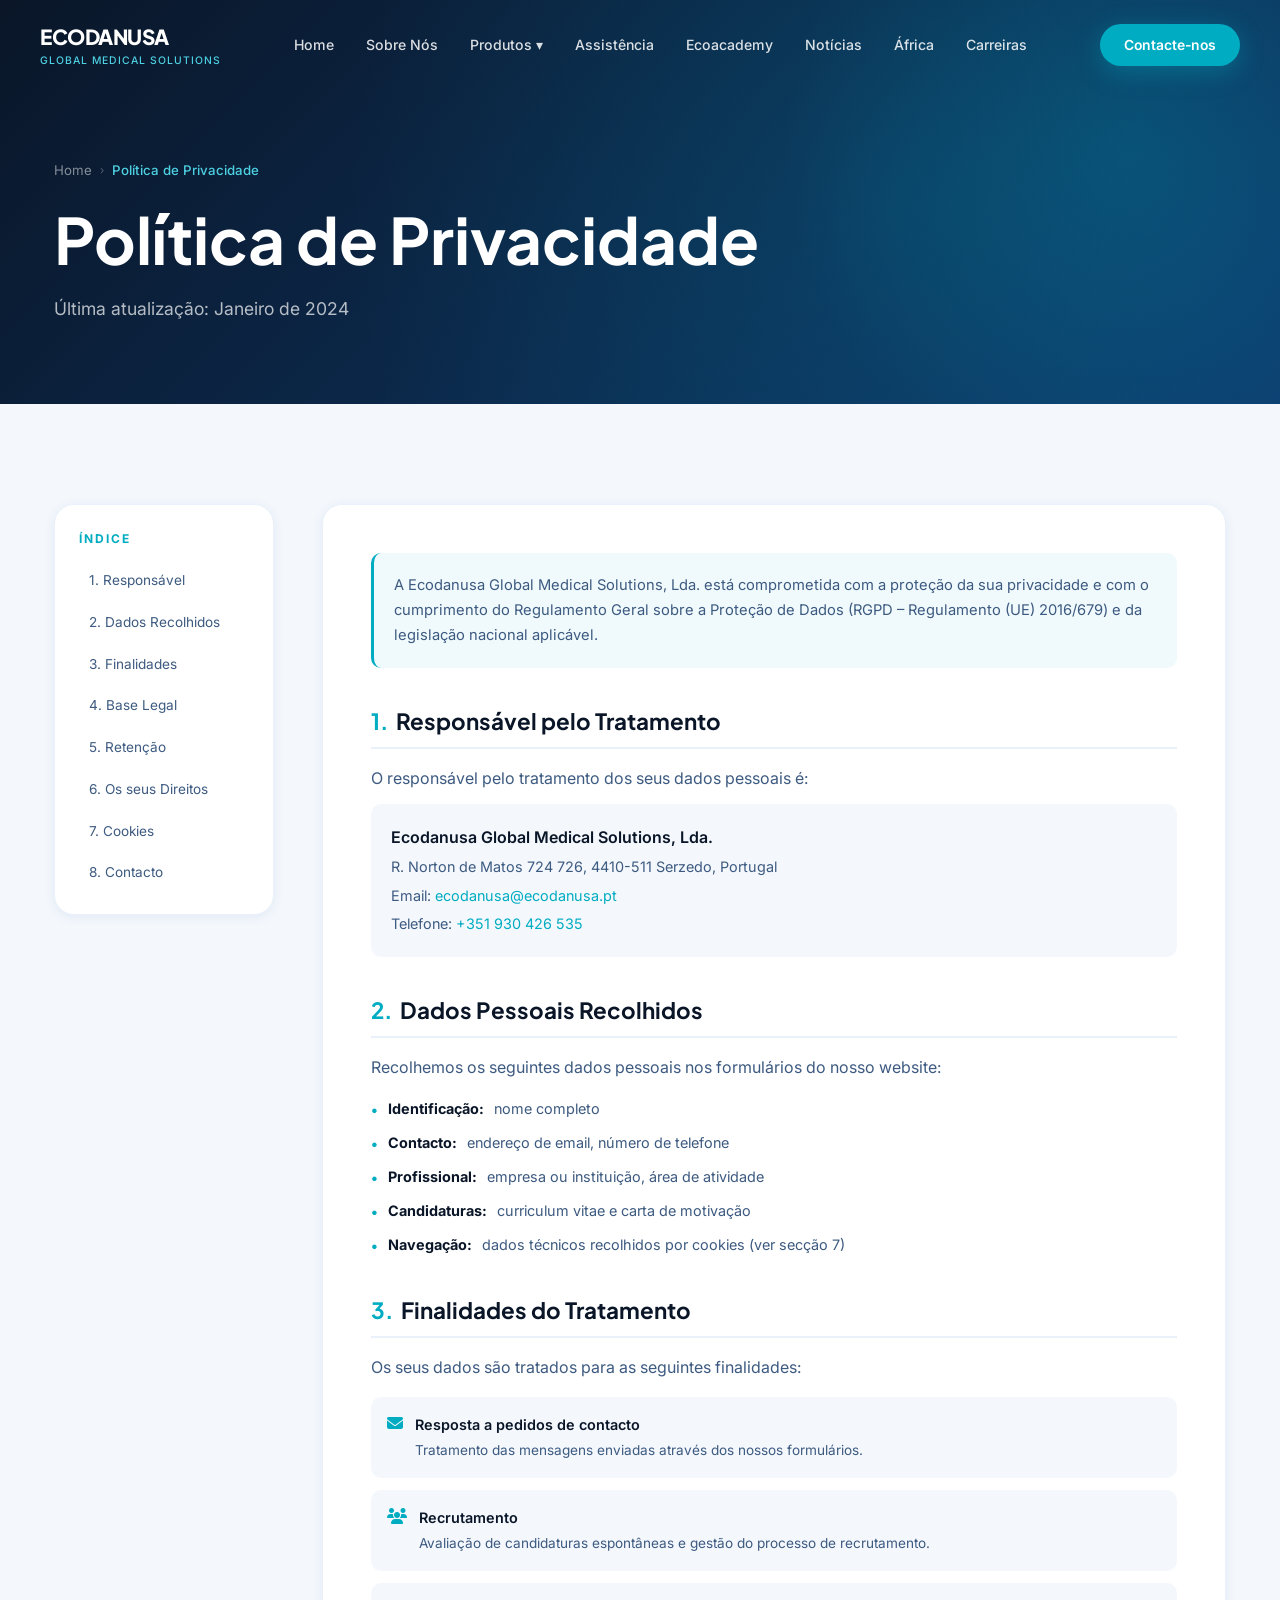
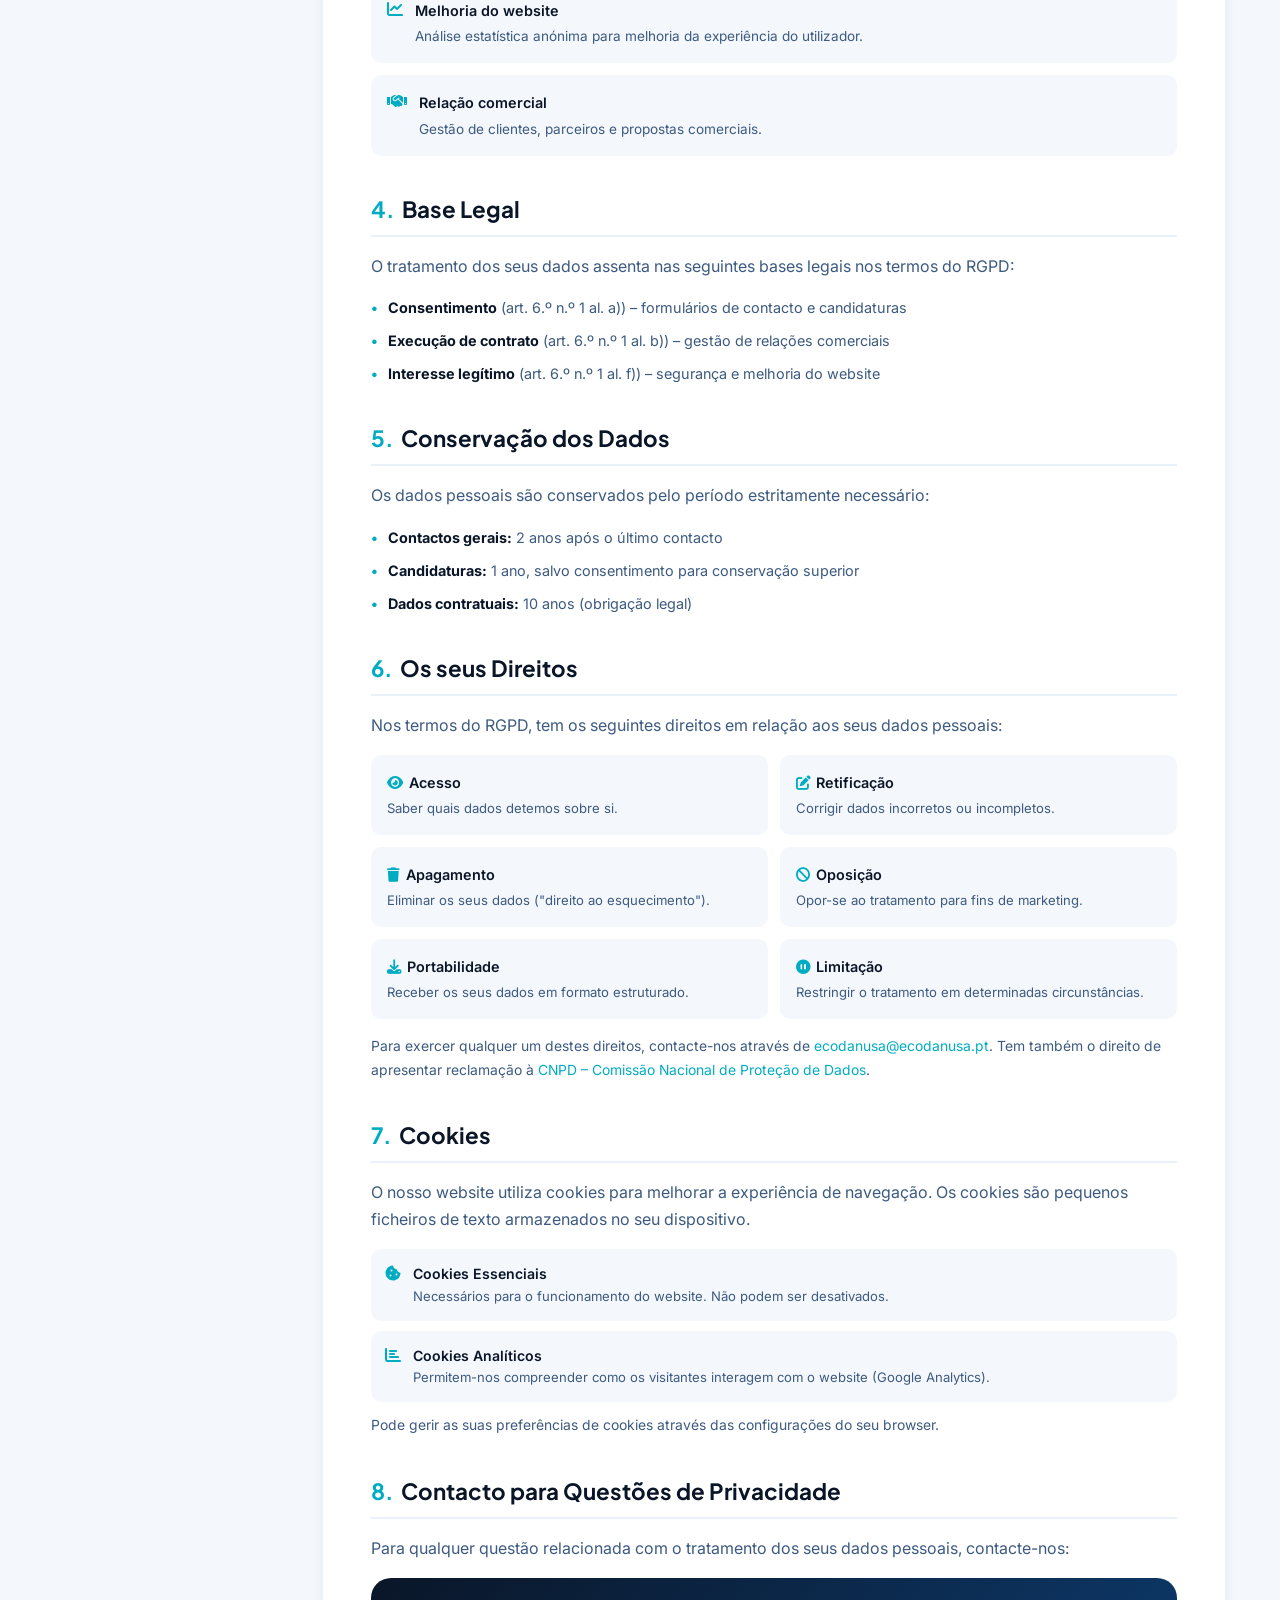
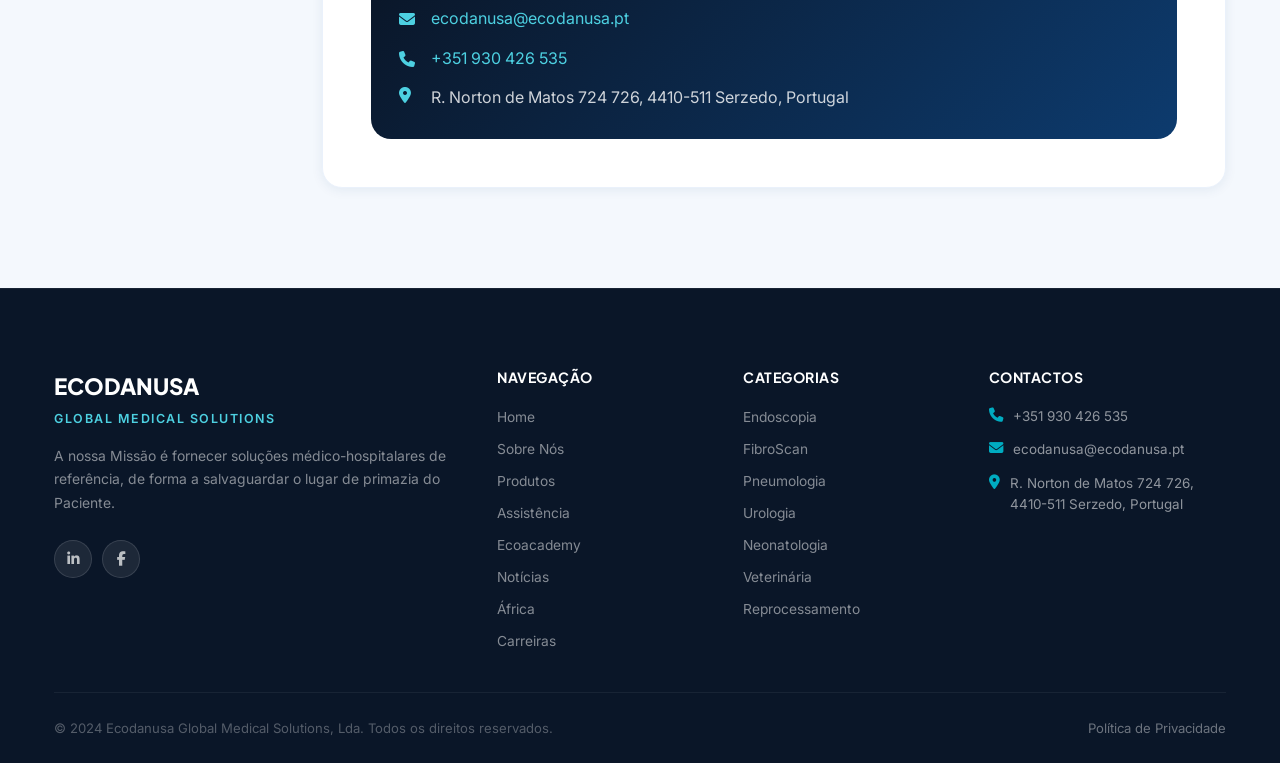
<file: politica-privacidade.html>
<!DOCTYPE html>
<html lang="pt">
<head>
  <meta charset="UTF-8">
  <meta name="viewport" content="width=device-width, initial-scale=1.0">
  <title>Política de Privacidade – Ecodanusa Global Medical Solutions</title>
  <meta name="description" content="Política de Privacidade da Ecodanusa Global Medical Solutions. Saiba como tratamos os seus dados pessoais.">
  <link rel="stylesheet" href="css/style.css">
  <link rel="stylesheet" href="https://cdnjs.cloudflare.com/ajax/libs/font-awesome/6.5.0/css/all.min.css">
</head>
<body>

<nav class="navbar scrolled" id="navbar">
  <div class="nav-inner">
    <a href="index.html" class="nav-logo">
      <div class="nav-logo-text">
        <span class="brand">ECODANUSA</span>
        <span class="tagline-small">Global Medical Solutions</span>
      </div>
    </a>
    <div class="nav-links">
      <div class="nav-item"><a href="index.html" class="nav-link">Home</a></div>
      <div class="nav-item"><a href="sobre-nos.html" class="nav-link">Sobre Nós</a></div>
      <div class="nav-item has-dropdown">
        <a href="produtos.html" class="nav-link">Produtos ▾</a>
        <div class="dropdown">
          <a href="produtos.html?cat=endoscopia" class="dropdown-link"><span class="icon">🔬</span>Endoscopia Flexível e Rígida</a>
          <a href="produtos.html?cat=fibroscan" class="dropdown-link"><span class="icon">🫁</span>FibroScan | Saúde Hepática</a>
          <a href="produtos.html?cat=pneumo" class="dropdown-link"><span class="icon">🫀</span>Pneumologia</a>
          <a href="produtos.html?cat=reprocessamento" class="dropdown-link"><span class="icon">🧪</span>Sala de Reprocessamento</a>
          <a href="produtos.html?cat=veterinaria" class="dropdown-link"><span class="icon">🐾</span>Veterinária</a>
          <a href="produtos.html" class="dropdown-link"><span class="icon">📦</span>Ver todos os produtos →</a>
        </div>
      </div>
      <div class="nav-item"><a href="assistencia.html" class="nav-link">Assistência</a></div>
      <div class="nav-item"><a href="ecoacademy.html" class="nav-link">Ecoacademy</a></div>
      <div class="nav-item"><a href="noticias.html" class="nav-link">Notícias</a></div>
      <div class="nav-item"><a href="africa.html" class="nav-link">África</a></div>
      <div class="nav-item"><a href="carreiras.html" class="nav-link">Carreiras</a></div>
    </div>
    <div class="nav-cta">
      <a href="contactos.html" class="btn btn-teal">Contacte-nos</a>
    </div>
    <button class="hamburger" id="hamburger" aria-label="Menu">
      <span></span><span></span><span></span>
    </button>
  </div>
</nav>

<div class="mobile-nav" id="mobileNav">
  <a href="index.html" class="mobile-nav-link">Home</a>
  <a href="sobre-nos.html" class="mobile-nav-link">Sobre Nós</a>
  <a href="produtos.html" class="mobile-nav-link">Produtos</a>
  <a href="assistencia.html" class="mobile-nav-link">Assistência</a>
  <a href="ecoacademy.html" class="mobile-nav-link">Ecoacademy</a>
  <a href="noticias.html" class="mobile-nav-link">Notícias</a>
  <a href="africa.html" class="mobile-nav-link">África</a>
  <a href="carreiras.html" class="mobile-nav-link">Carreiras</a>
  <a href="contactos.html" class="mobile-nav-link" style="background:rgba(0,172,193,.15);color:var(--teal-lt);margin-top:16px;">Contacte-nos →</a>
</div>

<!-- PAGE HERO -->
<section class="page-hero">
  <div class="hero-glow"></div>
  <div class="container">
    <div class="page-hero-content">
      <div class="breadcrumb">
        <a href="index.html">Home</a><span class="sep">›</span>
        <span class="current">Política de Privacidade</span>
      </div>
      <h1>Política de Privacidade</h1>
      <p>Última atualização: Janeiro de 2024</p>
    </div>
  </div>
</section>

<!-- POLICY CONTENT -->
<section class="section-padding" style="background:var(--off-white);">
  <div class="container">
    <div style="display:grid;grid-template-columns:220px 1fr;gap:48px;align-items:start;" class="privacy-layout">

      <!-- Sidebar Index -->
      <div class="privacy-sidebar fade-up" style="position:sticky;top:100px;background:var(--white);border-radius:var(--radius-lg);padding:24px;box-shadow:var(--shadow-sm);border:1px solid var(--gray-100);">
        <div style="font-size:.75rem;font-weight:700;letter-spacing:2px;text-transform:uppercase;color:var(--teal);margin-bottom:16px;">Índice</div>
        <nav style="display:flex;flex-direction:column;gap:8px;">
          <a href="#responsavel" style="font-size:.85rem;color:var(--text-mid);padding:6px 10px;border-radius:8px;transition:all .2s;" onmouseover="this.style.background='rgba(0,172,193,.08)';this.style.color='var(--teal)'" onmouseout="this.style.background='';this.style.color='var(--text-mid)'">1. Responsável</a>
          <a href="#dados" style="font-size:.85rem;color:var(--text-mid);padding:6px 10px;border-radius:8px;transition:all .2s;" onmouseover="this.style.background='rgba(0,172,193,.08)';this.style.color='var(--teal)'" onmouseout="this.style.background='';this.style.color='var(--text-mid)'">2. Dados Recolhidos</a>
          <a href="#finalidades" style="font-size:.85rem;color:var(--text-mid);padding:6px 10px;border-radius:8px;transition:all .2s;" onmouseover="this.style.background='rgba(0,172,193,.08)';this.style.color='var(--teal)'" onmouseout="this.style.background='';this.style.color='var(--text-mid)'">3. Finalidades</a>
          <a href="#base-legal" style="font-size:.85rem;color:var(--text-mid);padding:6px 10px;border-radius:8px;transition:all .2s;" onmouseover="this.style.background='rgba(0,172,193,.08)';this.style.color='var(--teal)'" onmouseout="this.style.background='';this.style.color='var(--text-mid)'">4. Base Legal</a>
          <a href="#retencao" style="font-size:.85rem;color:var(--text-mid);padding:6px 10px;border-radius:8px;transition:all .2s;" onmouseover="this.style.background='rgba(0,172,193,.08)';this.style.color='var(--teal)'" onmouseout="this.style.background='';this.style.color='var(--text-mid)'">5. Retenção</a>
          <a href="#direitos" style="font-size:.85rem;color:var(--text-mid);padding:6px 10px;border-radius:8px;transition:all .2s;" onmouseover="this.style.background='rgba(0,172,193,.08)';this.style.color='var(--teal)'" onmouseout="this.style.background='';this.style.color='var(--text-mid)'">6. Os seus Direitos</a>
          <a href="#cookies" style="font-size:.85rem;color:var(--text-mid);padding:6px 10px;border-radius:8px;transition:all .2s;" onmouseover="this.style.background='rgba(0,172,193,.08)';this.style.color='var(--teal)'" onmouseout="this.style.background='';this.style.color='var(--text-mid)'">7. Cookies</a>
          <a href="#contacto" style="font-size:.85rem;color:var(--text-mid);padding:6px 10px;border-radius:8px;transition:all .2s;" onmouseover="this.style.background='rgba(0,172,193,.08)';this.style.color='var(--teal)'" onmouseout="this.style.background='';this.style.color='var(--text-mid)'">8. Contacto</a>
        </nav>
      </div>

      <!-- Main Content -->
      <div class="fade-up" style="background:var(--white);border-radius:var(--radius-lg);padding:48px;box-shadow:var(--shadow-sm);border:1px solid var(--gray-100);">

        <p style="color:var(--text-mid);margin-bottom:40px;padding:20px;background:rgba(0,172,193,.06);border-radius:10px;border-left:3px solid var(--teal);font-size:.92rem;">
          A Ecodanusa Global Medical Solutions, Lda. está comprometida com a proteção da sua privacidade e com o cumprimento do Regulamento Geral sobre a Proteção de Dados (RGPD – Regulamento (UE) 2016/679) e da legislação nacional aplicável.
        </p>

        <section id="responsavel" style="margin-bottom:40px;">
          <h2 style="color:var(--navy);font-size:1.4rem;margin-bottom:16px;padding-bottom:12px;border-bottom:2px solid var(--gray-100);">
            <span style="color:var(--teal);margin-right:8px;">1.</span>Responsável pelo Tratamento
          </h2>
          <p style="color:var(--text-mid);margin-bottom:12px;">O responsável pelo tratamento dos seus dados pessoais é:</p>
          <div style="background:var(--off-white);border-radius:10px;padding:20px;">
            <p style="color:var(--navy);font-weight:600;margin-bottom:4px;">Ecodanusa Global Medical Solutions, Lda.</p>
            <p style="color:var(--text-mid);font-size:.9rem;margin-bottom:4px;">R. Norton de Matos 724 726, 4410-511 Serzedo, Portugal</p>
            <p style="color:var(--text-mid);font-size:.9rem;margin-bottom:4px;">Email: <a href="mailto:ecodanusa@ecodanusa.pt" style="color:var(--teal);">ecodanusa@ecodanusa.pt</a></p>
            <p style="color:var(--text-mid);font-size:.9rem;">Telefone: <a href="tel:+351930426535" style="color:var(--teal);">+351 930 426 535</a></p>
          </div>
        </section>

        <section id="dados" style="margin-bottom:40px;">
          <h2 style="color:var(--navy);font-size:1.4rem;margin-bottom:16px;padding-bottom:12px;border-bottom:2px solid var(--gray-100);">
            <span style="color:var(--teal);margin-right:8px;">2.</span>Dados Pessoais Recolhidos
          </h2>
          <p style="color:var(--text-mid);margin-bottom:16px;">Recolhemos os seguintes dados pessoais nos formulários do nosso website:</p>
          <ul style="display:flex;flex-direction:column;gap:10px;margin-bottom:16px;">
            <li style="display:flex;align-items:flex-start;gap:10px;color:var(--text-mid);font-size:.9rem;"><span style="color:var(--teal);font-weight:700;margin-top:1px;">•</span> <strong style="color:var(--navy);">Identificação:</strong> nome completo</li>
            <li style="display:flex;align-items:flex-start;gap:10px;color:var(--text-mid);font-size:.9rem;"><span style="color:var(--teal);font-weight:700;margin-top:1px;">•</span> <strong style="color:var(--navy);">Contacto:</strong> endereço de email, número de telefone</li>
            <li style="display:flex;align-items:flex-start;gap:10px;color:var(--text-mid);font-size:.9rem;"><span style="color:var(--teal);font-weight:700;margin-top:1px;">•</span> <strong style="color:var(--navy);">Profissional:</strong> empresa ou instituição, área de atividade</li>
            <li style="display:flex;align-items:flex-start;gap:10px;color:var(--text-mid);font-size:.9rem;"><span style="color:var(--teal);font-weight:700;margin-top:1px;">•</span> <strong style="color:var(--navy);">Candidaturas:</strong> curriculum vitae e carta de motivação</li>
            <li style="display:flex;align-items:flex-start;gap:10px;color:var(--text-mid);font-size:.9rem;"><span style="color:var(--teal);font-weight:700;margin-top:1px;">•</span> <strong style="color:var(--navy);">Navegação:</strong> dados técnicos recolhidos por cookies (ver secção 7)</li>
          </ul>
        </section>

        <section id="finalidades" style="margin-bottom:40px;">
          <h2 style="color:var(--navy);font-size:1.4rem;margin-bottom:16px;padding-bottom:12px;border-bottom:2px solid var(--gray-100);">
            <span style="color:var(--teal);margin-right:8px;">3.</span>Finalidades do Tratamento
          </h2>
          <p style="color:var(--text-mid);margin-bottom:16px;">Os seus dados são tratados para as seguintes finalidades:</p>
          <div style="display:flex;flex-direction:column;gap:12px;">
            <div style="display:flex;gap:12px;padding:16px;background:var(--off-white);border-radius:10px;">
              <i class="fa fa-envelope" style="color:var(--teal);margin-top:2px;flex-shrink:0;"></i>
              <div>
                <div style="font-weight:600;color:var(--navy);margin-bottom:4px;font-size:.9rem;">Resposta a pedidos de contacto</div>
                <div style="color:var(--text-mid);font-size:.85rem;">Tratamento das mensagens enviadas através dos nossos formulários.</div>
              </div>
            </div>
            <div style="display:flex;gap:12px;padding:16px;background:var(--off-white);border-radius:10px;">
              <i class="fa fa-users" style="color:var(--teal);margin-top:2px;flex-shrink:0;"></i>
              <div>
                <div style="font-weight:600;color:var(--navy);margin-bottom:4px;font-size:.9rem;">Recrutamento</div>
                <div style="color:var(--text-mid);font-size:.85rem;">Avaliação de candidaturas espontâneas e gestão do processo de recrutamento.</div>
              </div>
            </div>
            <div style="display:flex;gap:12px;padding:16px;background:var(--off-white);border-radius:10px;">
              <i class="fa fa-chart-line" style="color:var(--teal);margin-top:2px;flex-shrink:0;"></i>
              <div>
                <div style="font-weight:600;color:var(--navy);margin-bottom:4px;font-size:.9rem;">Melhoria do website</div>
                <div style="color:var(--text-mid);font-size:.85rem;">Análise estatística anónima para melhoria da experiência do utilizador.</div>
              </div>
            </div>
            <div style="display:flex;gap:12px;padding:16px;background:var(--off-white);border-radius:10px;">
              <i class="fa fa-handshake" style="color:var(--teal);margin-top:2px;flex-shrink:0;"></i>
              <div>
                <div style="font-weight:600;color:var(--navy);margin-bottom:4px;font-size:.9rem;">Relação comercial</div>
                <div style="color:var(--text-mid);font-size:.85rem;">Gestão de clientes, parceiros e propostas comerciais.</div>
              </div>
            </div>
          </div>
        </section>

        <section id="base-legal" style="margin-bottom:40px;">
          <h2 style="color:var(--navy);font-size:1.4rem;margin-bottom:16px;padding-bottom:12px;border-bottom:2px solid var(--gray-100);">
            <span style="color:var(--teal);margin-right:8px;">4.</span>Base Legal
          </h2>
          <p style="color:var(--text-mid);margin-bottom:16px;">O tratamento dos seus dados assenta nas seguintes bases legais nos termos do RGPD:</p>
          <ul style="display:flex;flex-direction:column;gap:10px;">
            <li style="display:flex;align-items:flex-start;gap:10px;color:var(--text-mid);font-size:.9rem;"><span style="color:var(--teal);font-weight:700;">•</span><span><strong style="color:var(--navy);">Consentimento</strong> (art. 6.º n.º 1 al. a)) – formulários de contacto e candidaturas</span></li>
            <li style="display:flex;align-items:flex-start;gap:10px;color:var(--text-mid);font-size:.9rem;"><span style="color:var(--teal);font-weight:700;">•</span><span><strong style="color:var(--navy);">Execução de contrato</strong> (art. 6.º n.º 1 al. b)) – gestão de relações comerciais</span></li>
            <li style="display:flex;align-items:flex-start;gap:10px;color:var(--text-mid);font-size:.9rem;"><span style="color:var(--teal);font-weight:700;">•</span><span><strong style="color:var(--navy);">Interesse legítimo</strong> (art. 6.º n.º 1 al. f)) – segurança e melhoria do website</span></li>
          </ul>
        </section>

        <section id="retencao" style="margin-bottom:40px;">
          <h2 style="color:var(--navy);font-size:1.4rem;margin-bottom:16px;padding-bottom:12px;border-bottom:2px solid var(--gray-100);">
            <span style="color:var(--teal);margin-right:8px;">5.</span>Conservação dos Dados
          </h2>
          <p style="color:var(--text-mid);margin-bottom:16px;">Os dados pessoais são conservados pelo período estritamente necessário:</p>
          <ul style="display:flex;flex-direction:column;gap:10px;">
            <li style="display:flex;align-items:flex-start;gap:10px;color:var(--text-mid);font-size:.9rem;"><span style="color:var(--teal);font-weight:700;">•</span><span><strong style="color:var(--navy);">Contactos gerais:</strong> 2 anos após o último contacto</span></li>
            <li style="display:flex;align-items:flex-start;gap:10px;color:var(--text-mid);font-size:.9rem;"><span style="color:var(--teal);font-weight:700;">•</span><span><strong style="color:var(--navy);">Candidaturas:</strong> 1 ano, salvo consentimento para conservação superior</span></li>
            <li style="display:flex;align-items:flex-start;gap:10px;color:var(--text-mid);font-size:.9rem;"><span style="color:var(--teal);font-weight:700;">•</span><span><strong style="color:var(--navy);">Dados contratuais:</strong> 10 anos (obrigação legal)</span></li>
          </ul>
        </section>

        <section id="direitos" style="margin-bottom:40px;">
          <h2 style="color:var(--navy);font-size:1.4rem;margin-bottom:16px;padding-bottom:12px;border-bottom:2px solid var(--gray-100);">
            <span style="color:var(--teal);margin-right:8px;">6.</span>Os seus Direitos
          </h2>
          <p style="color:var(--text-mid);margin-bottom:16px;">Nos termos do RGPD, tem os seguintes direitos em relação aos seus dados pessoais:</p>
          <div style="display:grid;grid-template-columns:1fr 1fr;gap:12px;">
            <div style="padding:16px;background:var(--off-white);border-radius:10px;">
              <div style="font-weight:600;color:var(--navy);margin-bottom:4px;font-size:.9rem;"><i class="fa fa-eye" style="color:var(--teal);margin-right:6px;"></i>Acesso</div>
              <div style="color:var(--text-mid);font-size:.82rem;">Saber quais dados detemos sobre si.</div>
            </div>
            <div style="padding:16px;background:var(--off-white);border-radius:10px;">
              <div style="font-weight:600;color:var(--navy);margin-bottom:4px;font-size:.9rem;"><i class="fa fa-edit" style="color:var(--teal);margin-right:6px;"></i>Retificação</div>
              <div style="color:var(--text-mid);font-size:.82rem;">Corrigir dados incorretos ou incompletos.</div>
            </div>
            <div style="padding:16px;background:var(--off-white);border-radius:10px;">
              <div style="font-weight:600;color:var(--navy);margin-bottom:4px;font-size:.9rem;"><i class="fa fa-trash" style="color:var(--teal);margin-right:6px;"></i>Apagamento</div>
              <div style="color:var(--text-mid);font-size:.82rem;">Eliminar os seus dados ("direito ao esquecimento").</div>
            </div>
            <div style="padding:16px;background:var(--off-white);border-radius:10px;">
              <div style="font-weight:600;color:var(--navy);margin-bottom:4px;font-size:.9rem;"><i class="fa fa-ban" style="color:var(--teal);margin-right:6px;"></i>Oposição</div>
              <div style="color:var(--text-mid);font-size:.82rem;">Opor-se ao tratamento para fins de marketing.</div>
            </div>
            <div style="padding:16px;background:var(--off-white);border-radius:10px;">
              <div style="font-weight:600;color:var(--navy);margin-bottom:4px;font-size:.9rem;"><i class="fa fa-download" style="color:var(--teal);margin-right:6px;"></i>Portabilidade</div>
              <div style="color:var(--text-mid);font-size:.82rem;">Receber os seus dados em formato estruturado.</div>
            </div>
            <div style="padding:16px;background:var(--off-white);border-radius:10px;">
              <div style="font-weight:600;color:var(--navy);margin-bottom:4px;font-size:.9rem;"><i class="fa fa-pause-circle" style="color:var(--teal);margin-right:6px;"></i>Limitação</div>
              <div style="color:var(--text-mid);font-size:.82rem;">Restringir o tratamento em determinadas circunstâncias.</div>
            </div>
          </div>
          <p style="color:var(--text-mid);margin-top:16px;font-size:.87rem;">Para exercer qualquer um destes direitos, contacte-nos através de <a href="mailto:ecodanusa@ecodanusa.pt" style="color:var(--teal);">ecodanusa@ecodanusa.pt</a>. Tem também o direito de apresentar reclamação à <a href="https://www.cnpd.pt" target="_blank" style="color:var(--teal);">CNPD – Comissão Nacional de Proteção de Dados</a>.</p>
        </section>

        <section id="cookies" style="margin-bottom:40px;">
          <h2 style="color:var(--navy);font-size:1.4rem;margin-bottom:16px;padding-bottom:12px;border-bottom:2px solid var(--gray-100);">
            <span style="color:var(--teal);margin-right:8px;">7.</span>Cookies
          </h2>
          <p style="color:var(--text-mid);margin-bottom:16px;">O nosso website utiliza cookies para melhorar a experiência de navegação. Os cookies são pequenos ficheiros de texto armazenados no seu dispositivo.</p>
          <div style="display:flex;flex-direction:column;gap:10px;">
            <div style="display:flex;gap:12px;padding:14px;background:var(--off-white);border-radius:10px;">
              <i class="fa fa-cookie-bite" style="color:var(--teal);margin-top:2px;flex-shrink:0;"></i>
              <div>
                <div style="font-weight:600;color:var(--navy);font-size:.88rem;">Cookies Essenciais</div>
                <div style="color:var(--text-mid);font-size:.82rem;">Necessários para o funcionamento do website. Não podem ser desativados.</div>
              </div>
            </div>
            <div style="display:flex;gap:12px;padding:14px;background:var(--off-white);border-radius:10px;">
              <i class="fa fa-chart-bar" style="color:var(--teal);margin-top:2px;flex-shrink:0;"></i>
              <div>
                <div style="font-weight:600;color:var(--navy);font-size:.88rem;">Cookies Analíticos</div>
                <div style="color:var(--text-mid);font-size:.82rem;">Permitem-nos compreender como os visitantes interagem com o website (Google Analytics).</div>
              </div>
            </div>
          </div>
          <p style="color:var(--text-mid);margin-top:12px;font-size:.87rem;">Pode gerir as suas preferências de cookies através das configurações do seu browser.</p>
        </section>

        <section id="contacto">
          <h2 style="color:var(--navy);font-size:1.4rem;margin-bottom:16px;padding-bottom:12px;border-bottom:2px solid var(--gray-100);">
            <span style="color:var(--teal);margin-right:8px;">8.</span>Contacto para Questões de Privacidade
          </h2>
          <p style="color:var(--text-mid);margin-bottom:16px;">Para qualquer questão relacionada com o tratamento dos seus dados pessoais, contacte-nos:</p>
          <div style="background:linear-gradient(135deg,var(--navy),var(--blue));border-radius:var(--radius-lg);padding:28px;color:rgba(255,255,255,.8);">
            <div style="display:flex;gap:12px;margin-bottom:14px;align-items:center;">
              <i class="fa fa-envelope" style="color:var(--teal-lt);width:20px;"></i>
              <a href="mailto:ecodanusa@ecodanusa.pt" style="color:var(--teal-lt);">ecodanusa@ecodanusa.pt</a>
            </div>
            <div style="display:flex;gap:12px;margin-bottom:14px;align-items:center;">
              <i class="fa fa-phone" style="color:var(--teal-lt);width:20px;"></i>
              <a href="tel:+351930426535" style="color:var(--teal-lt);">+351 930 426 535</a>
            </div>
            <div style="display:flex;gap:12px;align-items:flex-start;">
              <i class="fa fa-map-marker-alt" style="color:var(--teal-lt);width:20px;margin-top:2px;"></i>
              <span>R. Norton de Matos 724 726, 4410-511 Serzedo, Portugal</span>
            </div>
          </div>
        </section>

      </div>
    </div>
  </div>
</section>

<!-- FOOTER -->
<footer class="footer">
  <div class="footer-main">
    <div class="container">
      <div class="footer-grid">
        <div class="footer-brand">
          <div class="brand-name">ECODANUSA</div>
          <div class="brand-motto">Global Medical Solutions</div>
          <p>A nossa Missão é fornecer soluções médico-hospitalares de referência, de forma a salvaguardar o lugar de primazia do Paciente.</p>
          <div class="footer-social">
            <a href="https://www.linkedin.com/company/ecodanusa" class="social-btn" target="_blank" rel="noopener"><i class="fab fa-linkedin-in"></i></a>
            <a href="https://www.facebook.com/profile.php?id=100057576304132" class="social-btn" target="_blank" rel="noopener"><i class="fab fa-facebook-f"></i></a>
          </div>
        </div>
        <div class="footer-col">
          <h5>Navegação</h5>
          <div class="footer-links">
            <a href="index.html">Home</a>
            <a href="sobre-nos.html">Sobre Nós</a>
            <a href="produtos.html">Produtos</a>
            <a href="assistencia.html">Assistência</a>
            <a href="ecoacademy.html">Ecoacademy</a>
            <a href="noticias.html">Notícias</a>
            <a href="africa.html">África</a>
            <a href="carreiras.html">Carreiras</a>
          </div>
        </div>
        <div class="footer-col">
          <h5>Categorias</h5>
          <div class="footer-links">
            <a href="produtos.html?cat=endoscopia">Endoscopia</a>
            <a href="produtos.html?cat=fibroscan">FibroScan</a>
            <a href="produtos.html?cat=pneumo">Pneumologia</a>
            <a href="produtos.html?cat=urologia">Urologia</a>
            <a href="produtos.html?cat=maternidade">Neonatologia</a>
            <a href="produtos.html?cat=veterinaria">Veterinária</a>
            <a href="produtos.html?cat=reprocessamento">Reprocessamento</a>
          </div>
        </div>
        <div class="footer-col">
          <h5>Contactos</h5>
          <div class="footer-contact">
            <div class="contact-item">
              <i class="fa fa-phone c-icon"></i>
              <a href="tel:+351930426535">+351 930 426 535</a>
            </div>
            <div class="contact-item">
              <i class="fa fa-envelope c-icon"></i>
              <a href="mailto:ecodanusa@ecodanusa.pt">ecodanusa@ecodanusa.pt</a>
            </div>
            <div class="contact-item">
              <i class="fa fa-map-marker-alt c-icon"></i>
              <a href="https://maps.app.goo.gl/RM9pzGUpxXYJe8wU6" target="_blank">R. Norton de Matos 724 726,<br>4410-511 Serzedo, Portugal</a>
            </div>
          </div>
        </div>
      </div>
    </div>
  </div>
  <div class="container">
    <div class="footer-bottom">
      <p>© 2024 Ecodanusa Global Medical Solutions, Lda. Todos os direitos reservados.</p>
      <a href="politica-privacidade.html">Política de Privacidade</a>
    </div>
  </div>
</footer>

<script src="js/main.js"></script>
<style>
  @media (max-width: 900px) {
    .privacy-layout { grid-template-columns: 1fr !important; }
    .privacy-sidebar { position: static !important; }
  }
</style>
</body>
</html>
</file>
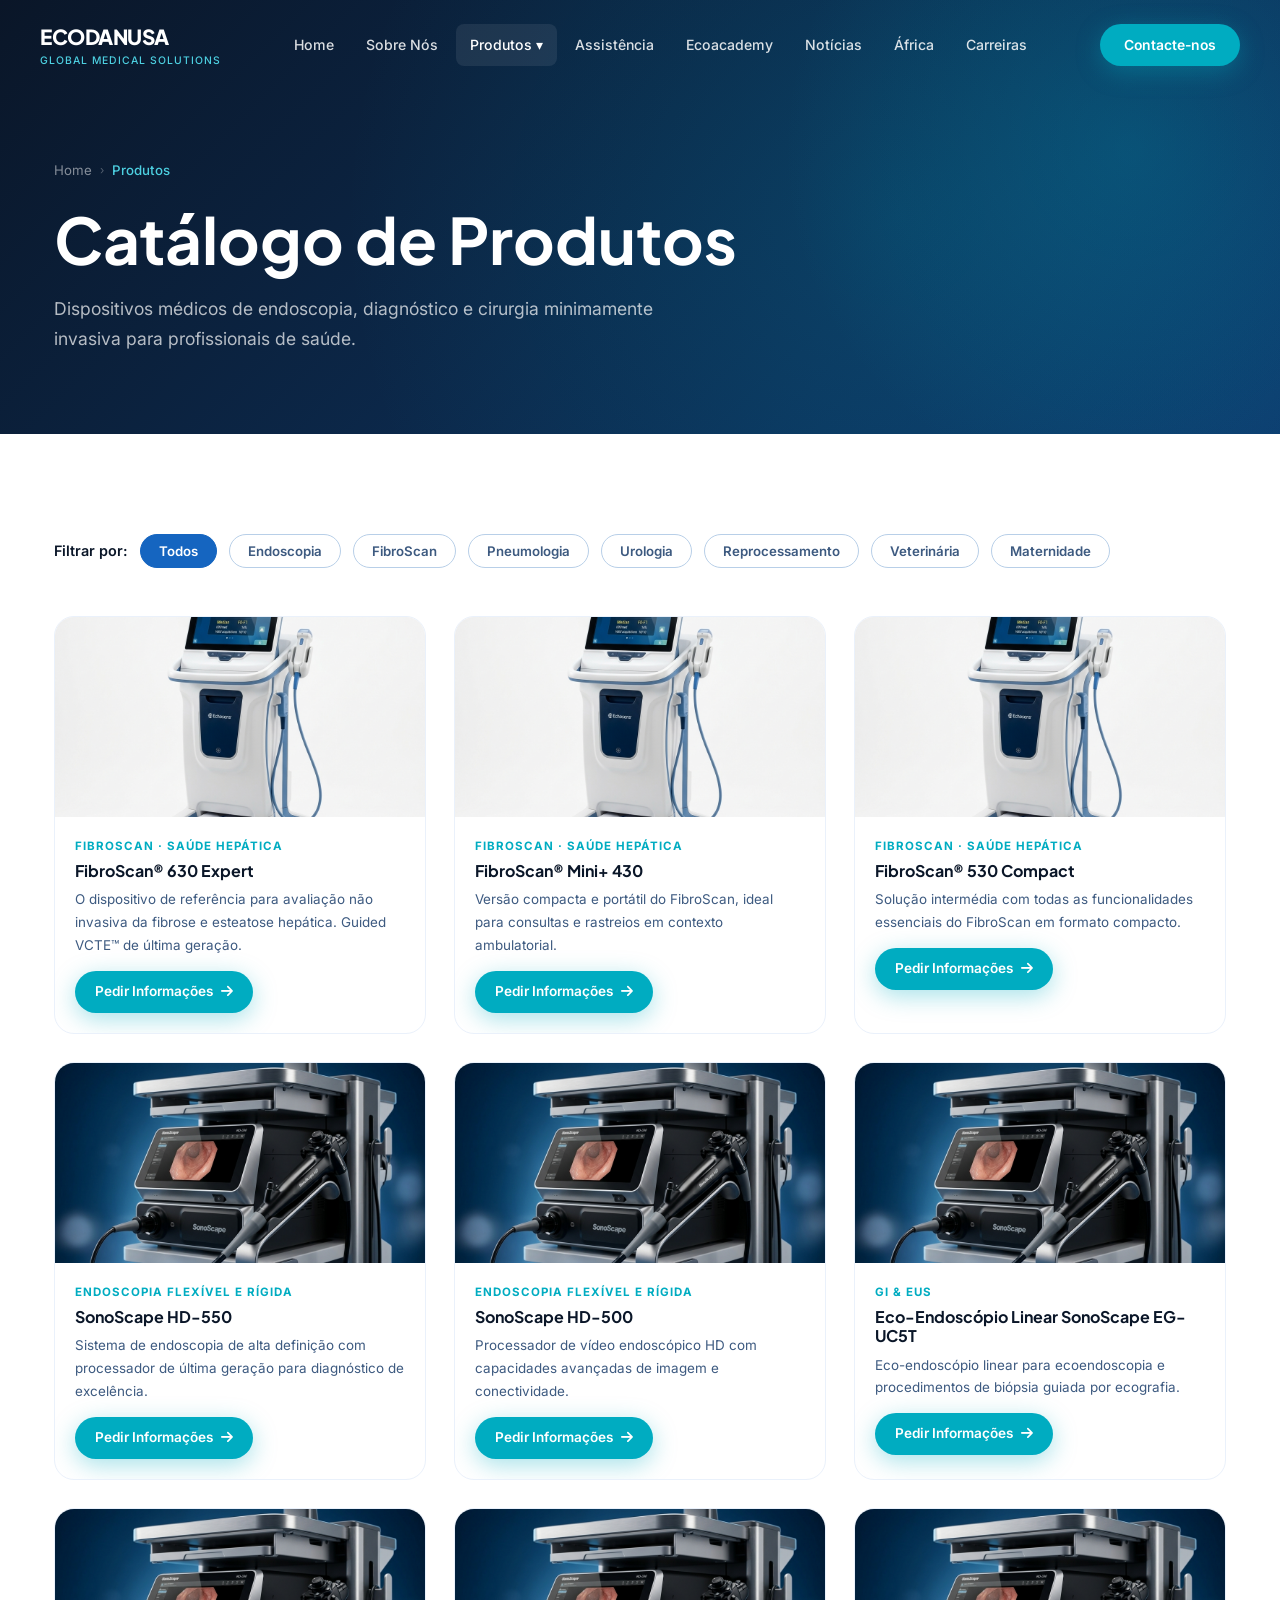
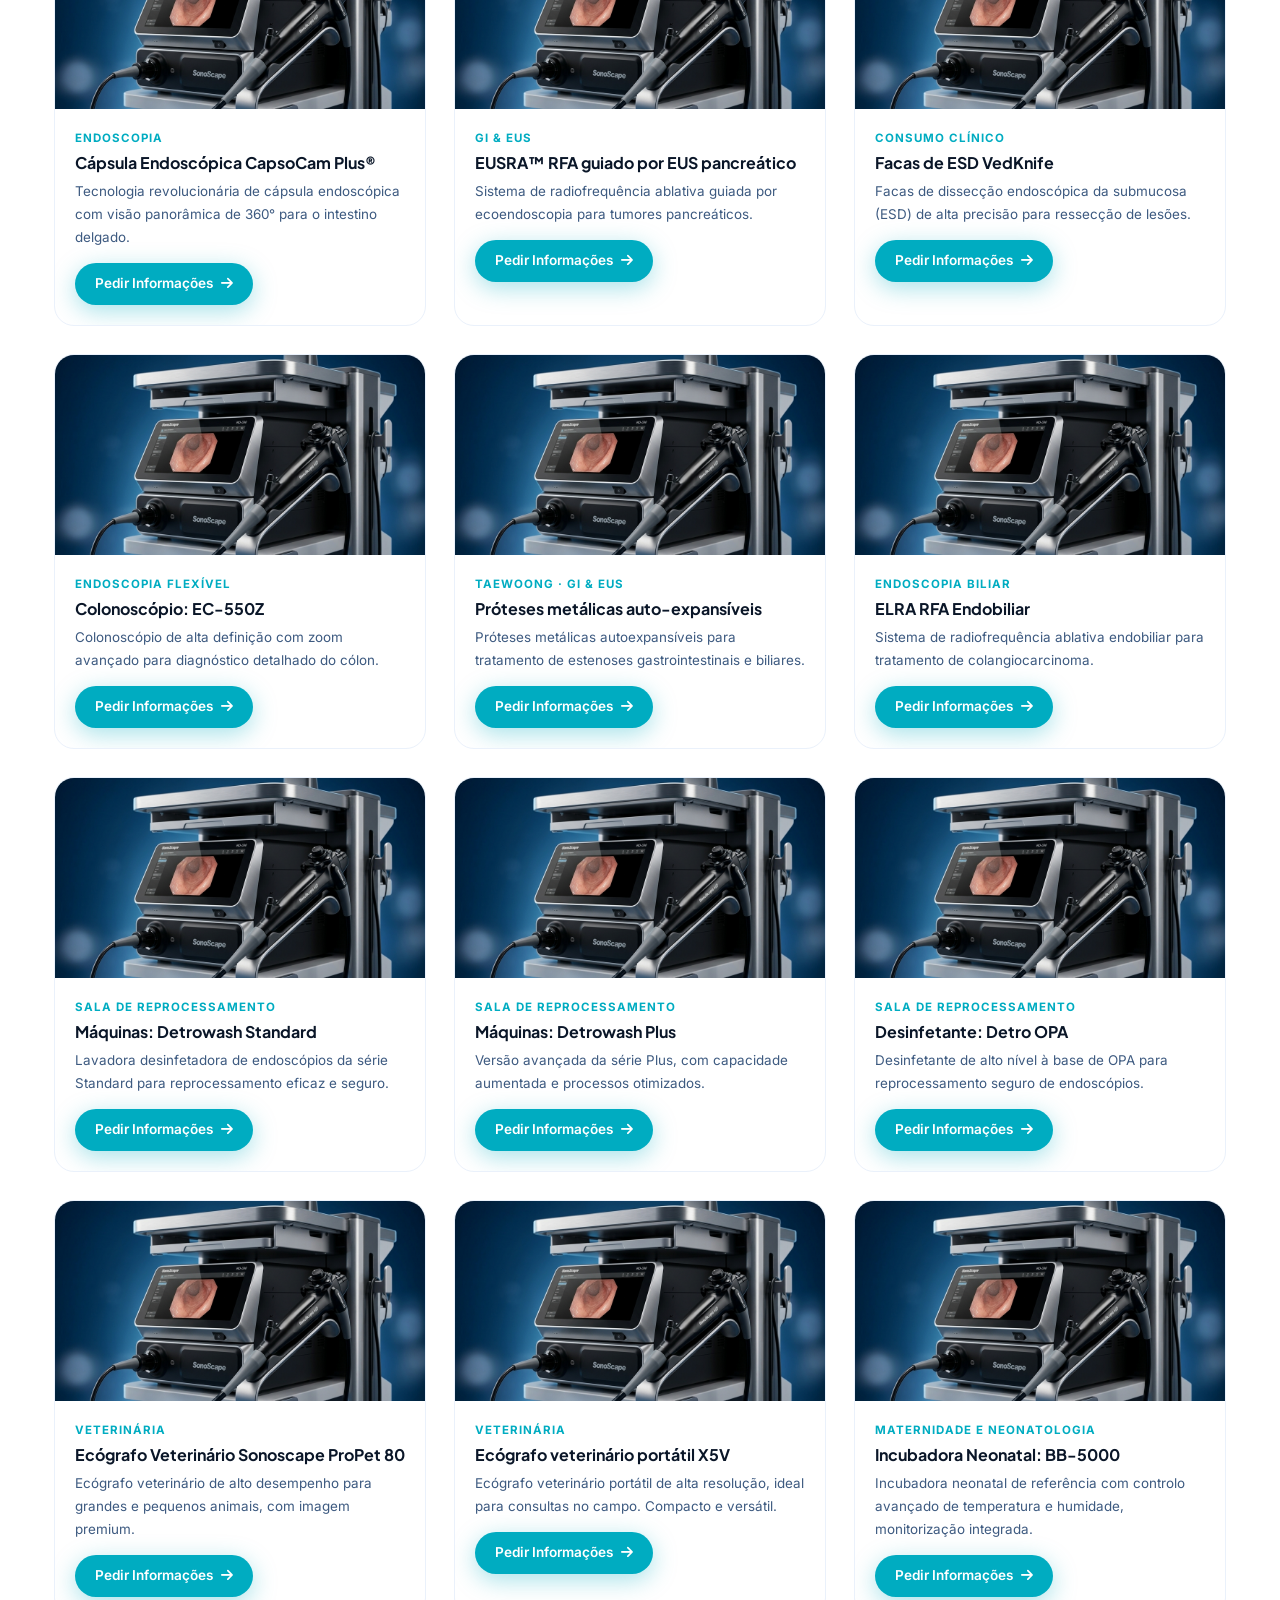
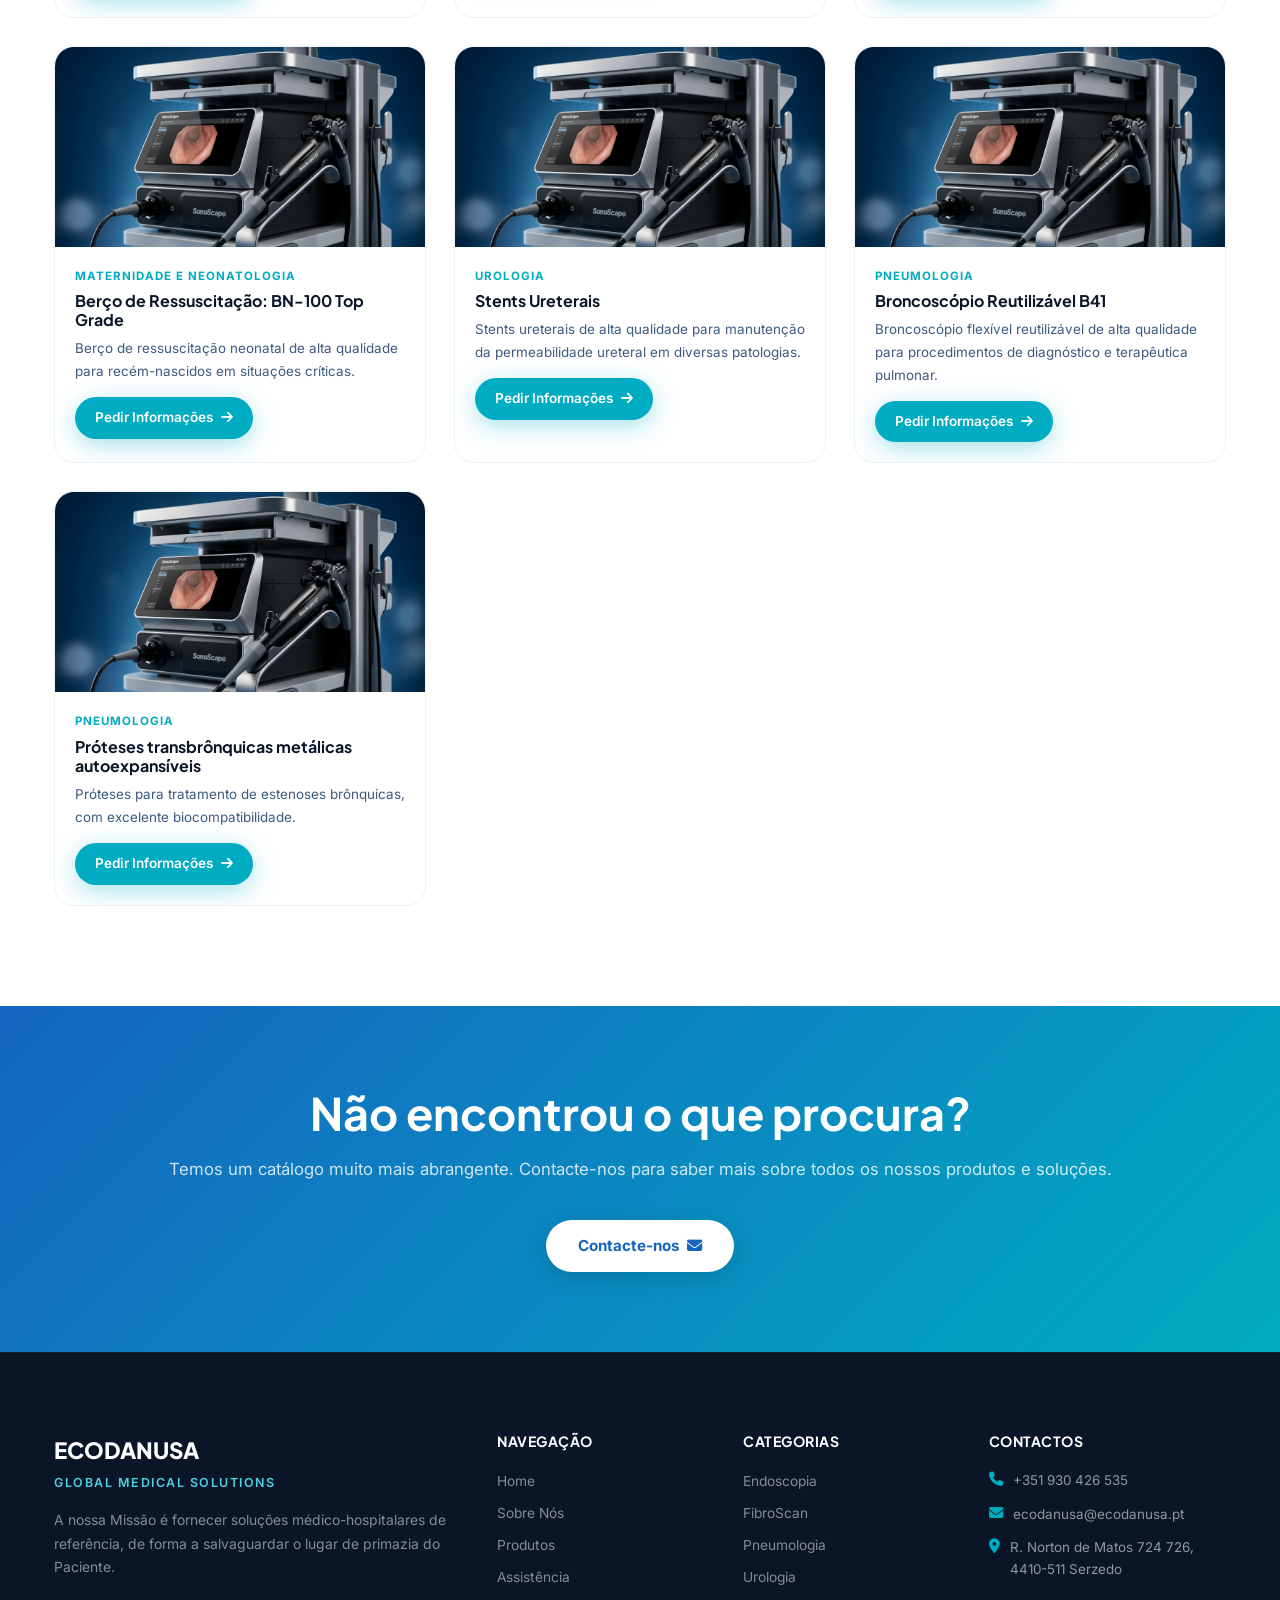
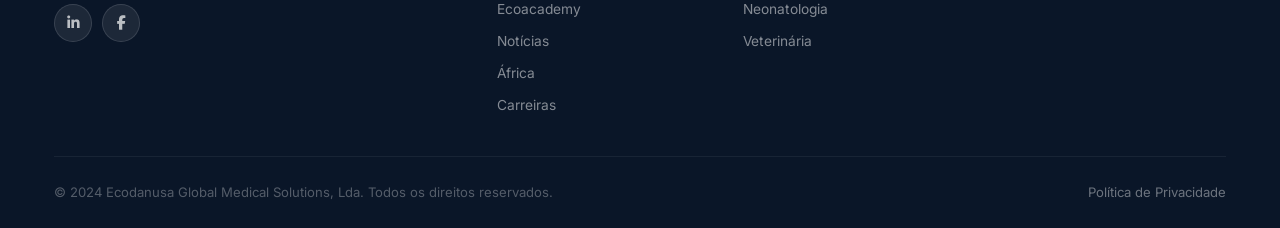
<file: produtos.html>
<!DOCTYPE html>
<html lang="pt">
<head>
  <meta charset="UTF-8">
  <meta name="viewport" content="width=device-width, initial-scale=1.0">
  <title>Produtos – Ecodanusa Global Medical Solutions</title>
  <meta name="description" content="Catálogo completo de dispositivos médicos Ecodanusa: endoscópios, FibroScan, equipamentos de pneumologia, urologia, neonatologia e veterinária.">
  <link rel="stylesheet" href="css/style.css">
  <link rel="stylesheet" href="https://cdnjs.cloudflare.com/ajax/libs/font-awesome/6.5.0/css/all.min.css">
</head>
<body>

<nav class="navbar scrolled" id="navbar">
  <div class="nav-inner">
    <a href="index.html" class="nav-logo">
      <div class="nav-logo-text">
        <span class="brand">ECODANUSA</span>
        <span class="tagline-small">Global Medical Solutions</span>
      </div>
    </a>
    <div class="nav-links">
      <div class="nav-item"><a href="index.html" class="nav-link">Home</a></div>
      <div class="nav-item"><a href="sobre-nos.html" class="nav-link">Sobre Nós</a></div>
      <div class="nav-item has-dropdown">
        <a href="produtos.html" class="nav-link active">Produtos ▾</a>
        <div class="dropdown">
          <a href="produtos.html?cat=endoscopia" class="dropdown-link"><span class="icon">🔬</span>Endoscopia</a>
          <a href="produtos.html?cat=fibroscan" class="dropdown-link"><span class="icon">🫁</span>FibroScan</a>
          <a href="produtos.html?cat=pneumo" class="dropdown-link"><span class="icon">🫀</span>Pneumologia</a>
          <a href="produtos.html?cat=reprocessamento" class="dropdown-link"><span class="icon">🧪</span>Reprocessamento</a>
          <a href="produtos.html?cat=veterinaria" class="dropdown-link"><span class="icon">🐾</span>Veterinária</a>
        </div>
      </div>
      <div class="nav-item"><a href="assistencia.html" class="nav-link">Assistência</a></div>
      <div class="nav-item"><a href="ecoacademy.html" class="nav-link">Ecoacademy</a></div>
      <div class="nav-item"><a href="noticias.html" class="nav-link">Notícias</a></div>
      <div class="nav-item"><a href="africa.html" class="nav-link">África</a></div>
      <div class="nav-item"><a href="carreiras.html" class="nav-link">Carreiras</a></div>
    </div>
    <div class="nav-cta"><a href="contactos.html" class="btn btn-teal">Contacte-nos</a></div>
    <button class="hamburger" id="hamburger"><span></span><span></span><span></span></button>
  </div>
</nav>
<div class="mobile-nav" id="mobileNav">
  <a href="index.html" class="mobile-nav-link">Home</a>
  <a href="sobre-nos.html" class="mobile-nav-link">Sobre Nós</a>
  <a href="produtos.html" class="mobile-nav-link">Produtos</a>
  <a href="assistencia.html" class="mobile-nav-link">Assistência</a>
  <a href="ecoacademy.html" class="mobile-nav-link">Ecoacademy</a>
  <a href="noticias.html" class="mobile-nav-link">Notícias</a>
  <a href="africa.html" class="mobile-nav-link">África</a>
  <a href="carreiras.html" class="mobile-nav-link">Carreiras</a>
  <a href="contactos.html" class="mobile-nav-link" style="background:rgba(0,172,193,.15);color:var(--teal-lt);margin-top:16px;">Contacte-nos →</a>
</div>

<section class="page-hero">
  <div class="hero-glow"></div>
  <div class="container">
    <div class="page-hero-content">
      <div class="breadcrumb">
        <a href="index.html">Home</a><span class="sep">›</span>
        <span class="current">Produtos</span>
      </div>
      <h1>Catálogo de Produtos</h1>
      <p>Dispositivos médicos de endoscopia, diagnóstico e cirurgia minimamente invasiva para profissionais de saúde.</p>
    </div>
  </div>
</section>

<section class="products-page section-padding">
  <div class="container">
    <div class="filter-bar fade-up">
      <span class="filter-label">Filtrar por:</span>
      <button class="filter-btn active" data-cat="all">Todos</button>
      <button class="filter-btn" data-cat="endoscopia">Endoscopia</button>
      <button class="filter-btn" data-cat="fibroscan">FibroScan</button>
      <button class="filter-btn" data-cat="pneumo">Pneumologia</button>
      <button class="filter-btn" data-cat="urologia">Urologia</button>
      <button class="filter-btn" data-cat="reprocessamento">Reprocessamento</button>
      <button class="filter-btn" data-cat="veterinaria">Veterinária</button>
      <button class="filter-btn" data-cat="maternidade">Maternidade</button>
    </div>
    <div class="products-page-grid">

      <!-- FIBROSCAN -->
      <div class="prod-page-card fade-up" data-cat="fibroscan">
        <div class="prod-page-img"><img src="images/fibroscan_device_1782479708002.png" alt="FibroScan 630 Expert"></div>
        <div class="prod-page-body">
          <div class="prod-category">FibroScan · Saúde Hepática</div>
          <h3>FibroScan® 630 Expert</h3>
          <p>O dispositivo de referência para avaliação não invasiva da fibrose e esteatose hepática. Guided VCTE™ de última geração.</p>
          <a href="contactos.html" class="btn btn-teal" style="font-size:.85rem;padding:10px 20px;">Pedir Informações <i class="fa fa-arrow-right"></i></a>
        </div>
      </div>
      <div class="prod-page-card fade-up" data-cat="fibroscan">
        <div class="prod-page-img"><img src="images/fibroscan_device_1782479708002.png" alt="FibroScan Mini+ 430"></div>
        <div class="prod-page-body">
          <div class="prod-category">FibroScan · Saúde Hepática</div>
          <h3>FibroScan® Mini+ 430</h3>
          <p>Versão compacta e portátil do FibroScan, ideal para consultas e rastreios em contexto ambulatorial.</p>
          <a href="contactos.html" class="btn btn-teal" style="font-size:.85rem;padding:10px 20px;">Pedir Informações <i class="fa fa-arrow-right"></i></a>
        </div>
      </div>
      <div class="prod-page-card fade-up" data-cat="fibroscan">
        <div class="prod-page-img"><img src="images/fibroscan_device_1782479708002.png" alt="FibroScan 530 Compact"></div>
        <div class="prod-page-body">
          <div class="prod-category">FibroScan · Saúde Hepática</div>
          <h3>FibroScan® 530 Compact</h3>
          <p>Solução intermédia com todas as funcionalidades essenciais do FibroScan em formato compacto.</p>
          <a href="contactos.html" class="btn btn-teal" style="font-size:.85rem;padding:10px 20px;">Pedir Informações <i class="fa fa-arrow-right"></i></a>
        </div>
      </div>

      <!-- ENDOSCOPIA -->
      <div class="prod-page-card fade-up" data-cat="endoscopia">
        <div class="prod-page-img"><img src="images/endoscopy_equipment_1782479717325.png" alt="SonoScape HD-550"></div>
        <div class="prod-page-body">
          <div class="prod-category">Endoscopia Flexível e Rígida</div>
          <h3>SonoScape HD-550</h3>
          <p>Sistema de endoscopia de alta definição com processador de última geração para diagnóstico de excelência.</p>
          <a href="contactos.html" class="btn btn-teal" style="font-size:.85rem;padding:10px 20px;">Pedir Informações <i class="fa fa-arrow-right"></i></a>
        </div>
      </div>
      <div class="prod-page-card fade-up" data-cat="endoscopia">
        <div class="prod-page-img"><img src="images/endoscopy_equipment_1782479717325.png" alt="SonoScape HD-500"></div>
        <div class="prod-page-body">
          <div class="prod-category">Endoscopia Flexível e Rígida</div>
          <h3>SonoScape HD-500</h3>
          <p>Processador de vídeo endoscópico HD com capacidades avançadas de imagem e conectividade.</p>
          <a href="contactos.html" class="btn btn-teal" style="font-size:.85rem;padding:10px 20px;">Pedir Informações <i class="fa fa-arrow-right"></i></a>
        </div>
      </div>
      <div class="prod-page-card fade-up" data-cat="endoscopia">
        <div class="prod-page-img"><img src="images/endoscopy_equipment_1782479717325.png" alt="Eco-Endoscópio Linear"></div>
        <div class="prod-page-body">
          <div class="prod-category">GI & EUS</div>
          <h3>Eco-Endoscópio Linear SonoScape EG-UC5T</h3>
          <p>Eco-endoscópio linear para ecoendoscopia e procedimentos de biópsia guiada por ecografia.</p>
          <a href="contactos.html" class="btn btn-teal" style="font-size:.85rem;padding:10px 20px;">Pedir Informações <i class="fa fa-arrow-right"></i></a>
        </div>
      </div>
      <div class="prod-page-card fade-up" data-cat="endoscopia">
        <div class="prod-page-img"><img src="images/endoscopy_equipment_1782479717325.png" alt="Cápsula Endoscópica"></div>
        <div class="prod-page-body">
          <div class="prod-category">Endoscopia</div>
          <h3>Cápsula Endoscópica CapsoCam Plus®</h3>
          <p>Tecnologia revolucionária de cápsula endoscópica com visão panorâmica de 360° para o intestino delgado.</p>
          <a href="contactos.html" class="btn btn-teal" style="font-size:.85rem;padding:10px 20px;">Pedir Informações <i class="fa fa-arrow-right"></i></a>
        </div>
      </div>
      <div class="prod-page-card fade-up" data-cat="endoscopia">
        <div class="prod-page-img"><img src="images/endoscopy_equipment_1782479717325.png" alt="EUSRA RFA"></div>
        <div class="prod-page-body">
          <div class="prod-category">GI & EUS</div>
          <h3>EUSRA™ RFA guiado por EUS pancreático</h3>
          <p>Sistema de radiofrequência ablativa guiada por ecoendoscopia para tumores pancreáticos.</p>
          <a href="contactos.html" class="btn btn-teal" style="font-size:.85rem;padding:10px 20px;">Pedir Informações <i class="fa fa-arrow-right"></i></a>
        </div>
      </div>
      <div class="prod-page-card fade-up" data-cat="endoscopia">
        <div class="prod-page-img"><img src="images/endoscopy_equipment_1782479717325.png" alt="Facas ESD VedKnife"></div>
        <div class="prod-page-body">
          <div class="prod-category">Consumo Clínico</div>
          <h3>Facas de ESD VedKnife</h3>
          <p>Facas de dissecção endoscópica da submucosa (ESD) de alta precisão para ressecção de lesões.</p>
          <a href="contactos.html" class="btn btn-teal" style="font-size:.85rem;padding:10px 20px;">Pedir Informações <i class="fa fa-arrow-right"></i></a>
        </div>
      </div>
      <div class="prod-page-card fade-up" data-cat="endoscopia">
        <div class="prod-page-img"><img src="images/endoscopy_equipment_1782479717325.png" alt="Colonoscópio EC-550Z"></div>
        <div class="prod-page-body">
          <div class="prod-category">Endoscopia Flexível</div>
          <h3>Colonoscópio: EC-550Z</h3>
          <p>Colonoscópio de alta definição com zoom avançado para diagnóstico detalhado do cólon.</p>
          <a href="contactos.html" class="btn btn-teal" style="font-size:.85rem;padding:10px 20px;">Pedir Informações <i class="fa fa-arrow-right"></i></a>
        </div>
      </div>
      <div class="prod-page-card fade-up" data-cat="endoscopia">
        <div class="prod-page-img"><img src="images/endoscopy_equipment_1782479717325.png" alt="Próteses Metálicas"></div>
        <div class="prod-page-body">
          <div class="prod-category">Taewoong · GI & EUS</div>
          <h3>Próteses metálicas auto-expansíveis</h3>
          <p>Próteses metálicas autoexpansíveis para tratamento de estenoses gastrointestinais e biliares.</p>
          <a href="contactos.html" class="btn btn-teal" style="font-size:.85rem;padding:10px 20px;">Pedir Informações <i class="fa fa-arrow-right"></i></a>
        </div>
      </div>
      <div class="prod-page-card fade-up" data-cat="endoscopia">
        <div class="prod-page-img"><img src="images/endoscopy_equipment_1782479717325.png" alt="ELRA RFA"></div>
        <div class="prod-page-body">
          <div class="prod-category">Endoscopia Biliar</div>
          <h3>ELRA RFA Endobiliar</h3>
          <p>Sistema de radiofrequência ablativa endobiliar para tratamento de colangiocarcinoma.</p>
          <a href="contactos.html" class="btn btn-teal" style="font-size:.85rem;padding:10px 20px;">Pedir Informações <i class="fa fa-arrow-right"></i></a>
        </div>
      </div>

      <!-- REPROCESSAMENTO -->
      <div class="prod-page-card fade-up" data-cat="reprocessamento">
        <div class="prod-page-img"><img src="images/endoscopy_equipment_1782479717325.png" alt="Detrowash Standard"></div>
        <div class="prod-page-body">
          <div class="prod-category">Sala de Reprocessamento</div>
          <h3>Máquinas: Detrowash Standard</h3>
          <p>Lavadora desinfetadora de endoscópios da série Standard para reprocessamento eficaz e seguro.</p>
          <a href="contactos.html" class="btn btn-teal" style="font-size:.85rem;padding:10px 20px;">Pedir Informações <i class="fa fa-arrow-right"></i></a>
        </div>
      </div>
      <div class="prod-page-card fade-up" data-cat="reprocessamento">
        <div class="prod-page-img"><img src="images/endoscopy_equipment_1782479717325.png" alt="Detrowash Plus"></div>
        <div class="prod-page-body">
          <div class="prod-category">Sala de Reprocessamento</div>
          <h3>Máquinas: Detrowash Plus</h3>
          <p>Versão avançada da série Plus, com capacidade aumentada e processos otimizados.</p>
          <a href="contactos.html" class="btn btn-teal" style="font-size:.85rem;padding:10px 20px;">Pedir Informações <i class="fa fa-arrow-right"></i></a>
        </div>
      </div>
      <div class="prod-page-card fade-up" data-cat="reprocessamento">
        <div class="prod-page-img"><img src="images/endoscopy_equipment_1782479717325.png" alt="Detro OPA"></div>
        <div class="prod-page-body">
          <div class="prod-category">Sala de Reprocessamento</div>
          <h3>Desinfetante: Detro OPA</h3>
          <p>Desinfetante de alto nível à base de OPA para reprocessamento seguro de endoscópios.</p>
          <a href="contactos.html" class="btn btn-teal" style="font-size:.85rem;padding:10px 20px;">Pedir Informações <i class="fa fa-arrow-right"></i></a>
        </div>
      </div>

      <!-- VETERINÁRIA -->
      <div class="prod-page-card fade-up" data-cat="veterinaria">
        <div class="prod-page-img"><img src="images/endoscopy_equipment_1782479717325.png" alt="Ecógrafo Veterinário ProPet 80"></div>
        <div class="prod-page-body">
          <div class="prod-category">Veterinária</div>
          <h3>Ecógrafo Veterinário Sonoscape ProPet 80</h3>
          <p>Ecógrafo veterinário de alto desempenho para grandes e pequenos animais, com imagem premium.</p>
          <a href="contactos.html" class="btn btn-teal" style="font-size:.85rem;padding:10px 20px;">Pedir Informações <i class="fa fa-arrow-right"></i></a>
        </div>
      </div>
      <div class="prod-page-card fade-up" data-cat="veterinaria">
        <div class="prod-page-img"><img src="images/endoscopy_equipment_1782479717325.png" alt="Ecógrafo Veterinário X5V"></div>
        <div class="prod-page-body">
          <div class="prod-category">Veterinária</div>
          <h3>Ecógrafo veterinário portátil X5V</h3>
          <p>Ecógrafo veterinário portátil de alta resolução, ideal para consultas no campo. Compacto e versátil.</p>
          <a href="contactos.html" class="btn btn-teal" style="font-size:.85rem;padding:10px 20px;">Pedir Informações <i class="fa fa-arrow-right"></i></a>
        </div>
      </div>

      <!-- MATERNIDADE -->
      <div class="prod-page-card fade-up" data-cat="maternidade">
        <div class="prod-page-img"><img src="images/endoscopy_equipment_1782479717325.png" alt="Incubadora BB-5000"></div>
        <div class="prod-page-body">
          <div class="prod-category">Maternidade e Neonatologia</div>
          <h3>Incubadora Neonatal: BB-5000</h3>
          <p>Incubadora neonatal de referência com controlo avançado de temperatura e humidade, monitorização integrada.</p>
          <a href="contactos.html" class="btn btn-teal" style="font-size:.85rem;padding:10px 20px;">Pedir Informações <i class="fa fa-arrow-right"></i></a>
        </div>
      </div>
      <div class="prod-page-card fade-up" data-cat="maternidade">
        <div class="prod-page-img"><img src="images/endoscopy_equipment_1782479717325.png" alt="Berço Ressuscitação BN-100"></div>
        <div class="prod-page-body">
          <div class="prod-category">Maternidade e Neonatologia</div>
          <h3>Berço de Ressuscitação: BN-100 Top Grade</h3>
          <p>Berço de ressuscitação neonatal de alta qualidade para recém-nascidos em situações críticas.</p>
          <a href="contactos.html" class="btn btn-teal" style="font-size:.85rem;padding:10px 20px;">Pedir Informações <i class="fa fa-arrow-right"></i></a>
        </div>
      </div>

      <!-- UROLOGIA -->
      <div class="prod-page-card fade-up" data-cat="urologia">
        <div class="prod-page-img"><img src="images/endoscopy_equipment_1782479717325.png" alt="Stents Ureterais"></div>
        <div class="prod-page-body">
          <div class="prod-category">Urologia</div>
          <h3>Stents Ureterais</h3>
          <p>Stents ureterais de alta qualidade para manutenção da permeabilidade ureteral em diversas patologias.</p>
          <a href="contactos.html" class="btn btn-teal" style="font-size:.85rem;padding:10px 20px;">Pedir Informações <i class="fa fa-arrow-right"></i></a>
        </div>
      </div>

      <!-- PNEUMO -->
      <div class="prod-page-card fade-up" data-cat="pneumo">
        <div class="prod-page-img"><img src="images/endoscopy_equipment_1782479717325.png" alt="Broncoscópio Reutilizável B41"></div>
        <div class="prod-page-body">
          <div class="prod-category">Pneumologia</div>
          <h3>Broncoscópio Reutilizável B41</h3>
          <p>Broncoscópio flexível reutilizável de alta qualidade para procedimentos de diagnóstico e terapêutica pulmonar.</p>
          <a href="contactos.html" class="btn btn-teal" style="font-size:.85rem;padding:10px 20px;">Pedir Informações <i class="fa fa-arrow-right"></i></a>
        </div>
      </div>
      <div class="prod-page-card fade-up" data-cat="pneumo">
        <div class="prod-page-img"><img src="images/endoscopy_equipment_1782479717325.png" alt="Próteses Transbrônquicas"></div>
        <div class="prod-page-body">
          <div class="prod-category">Pneumologia</div>
          <h3>Próteses transbrônquicas metálicas autoexpansíveis</h3>
          <p>Próteses para tratamento de estenoses brônquicas, com excelente biocompatibilidade.</p>
          <a href="contactos.html" class="btn btn-teal" style="font-size:.85rem;padding:10px 20px;">Pedir Informações <i class="fa fa-arrow-right"></i></a>
        </div>
      </div>
    </div>
  </div>
</section>

<section class="cta-banner">
  <div class="container fade-up">
    <h2>Não encontrou o que procura?</h2>
    <p>Temos um catálogo muito mais abrangente. Contacte-nos para saber mais sobre todos os nossos produtos e soluções.</p>
    <div class="cta-btns">
      <a href="contactos.html" class="btn btn-white">Contacte-nos <i class="fa fa-envelope"></i></a>
    </div>
  </div>
</section>

<footer class="footer">
  <div class="footer-main">
    <div class="container">
      <div class="footer-grid">
        <div class="footer-brand">
          <div class="brand-name">ECODANUSA</div>
          <div class="brand-motto">Global Medical Solutions</div>
          <p>A nossa Missão é fornecer soluções médico-hospitalares de referência, de forma a salvaguardar o lugar de primazia do Paciente.</p>
          <div class="footer-social">
            <a href="https://www.linkedin.com/company/ecodanusa" class="social-btn" target="_blank"><i class="fab fa-linkedin-in"></i></a>
            <a href="https://www.facebook.com/profile.php?id=100057576304132" class="social-btn" target="_blank"><i class="fab fa-facebook-f"></i></a>
          </div>
        </div>
        <div class="footer-col">
          <h5>Navegação</h5>
          <div class="footer-links">
            <a href="index.html">Home</a><a href="sobre-nos.html">Sobre Nós</a>
            <a href="produtos.html">Produtos</a><a href="assistencia.html">Assistência</a>
            <a href="ecoacademy.html">Ecoacademy</a><a href="noticias.html">Notícias</a>
            <a href="africa.html">África</a><a href="carreiras.html">Carreiras</a>
          </div>
        </div>
        <div class="footer-col">
          <h5>Categorias</h5>
          <div class="footer-links">
            <a href="produtos.html">Endoscopia</a><a href="produtos.html">FibroScan</a>
            <a href="produtos.html">Pneumologia</a><a href="produtos.html">Urologia</a>
            <a href="produtos.html">Neonatologia</a><a href="produtos.html">Veterinária</a>
          </div>
        </div>
        <div class="footer-col">
          <h5>Contactos</h5>
          <div class="footer-contact">
            <div class="contact-item"><i class="fa fa-phone c-icon"></i><a href="tel:+351930426535">+351 930 426 535</a></div>
            <div class="contact-item"><i class="fa fa-envelope c-icon"></i><a href="mailto:ecodanusa@ecodanusa.pt">ecodanusa@ecodanusa.pt</a></div>
            <div class="contact-item"><i class="fa fa-map-marker-alt c-icon"></i><span>R. Norton de Matos 724 726, 4410-511 Serzedo</span></div>
          </div>
        </div>
      </div>
    </div>
  </div>
  <div class="container">
    <div class="footer-bottom">
      <p>© 2024 Ecodanusa Global Medical Solutions, Lda. Todos os direitos reservados.</p>
      <a href="politica-privacidade.html">Política de Privacidade</a>
    </div>
  </div>
</footer>
<script src="js/main.js"></script>
</body>
</html>
</file>
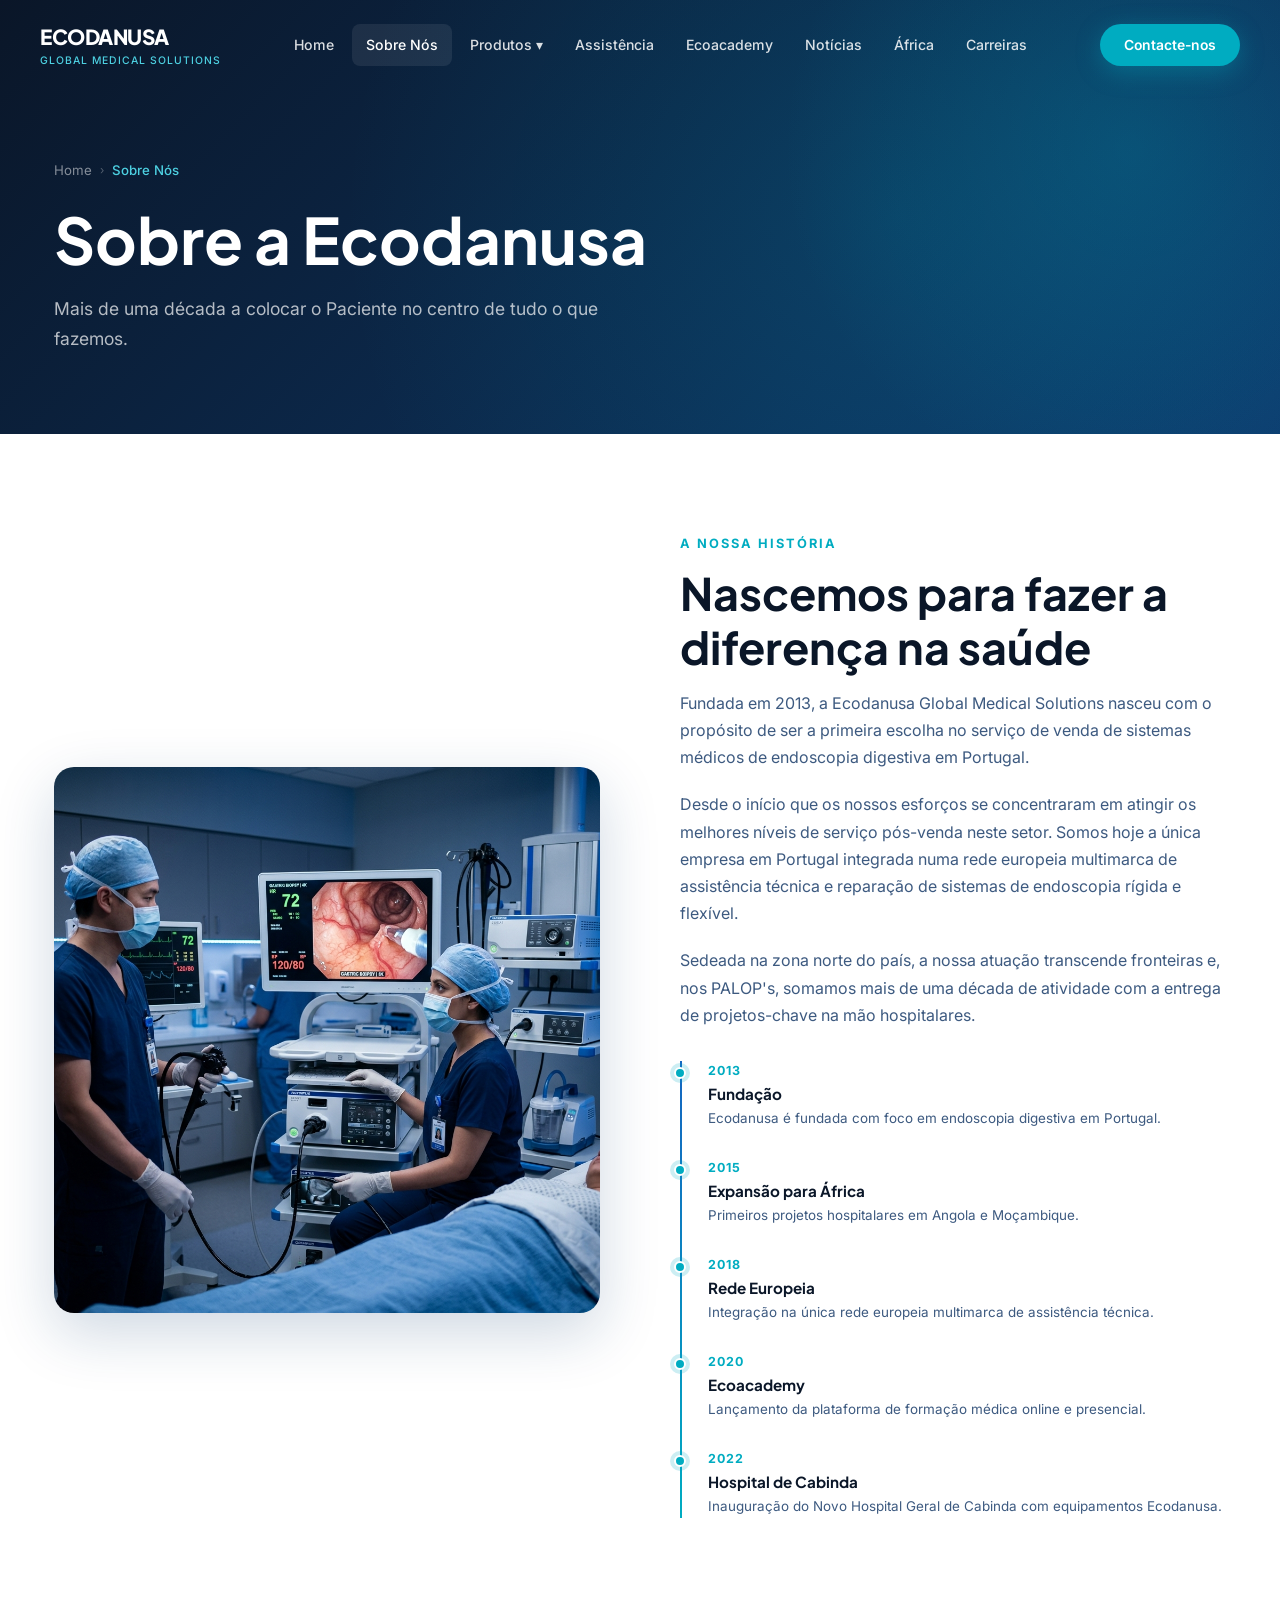
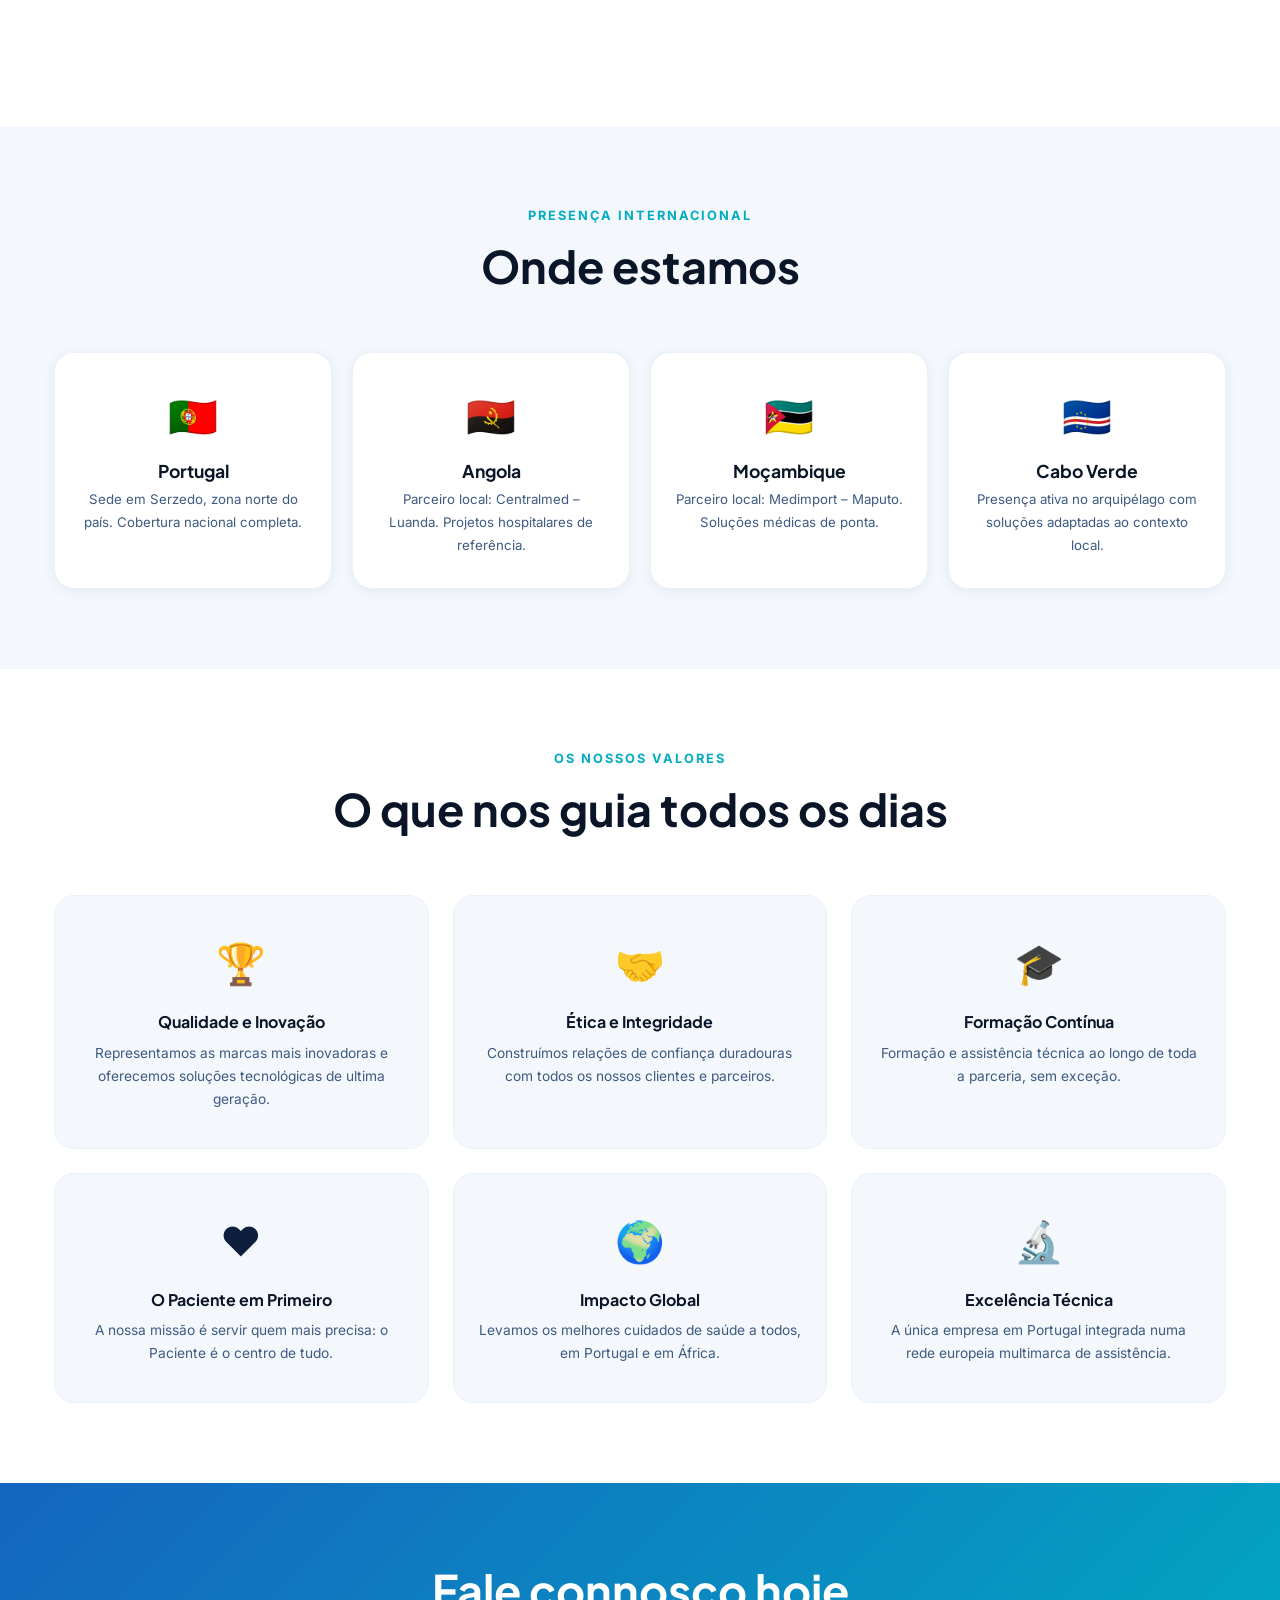
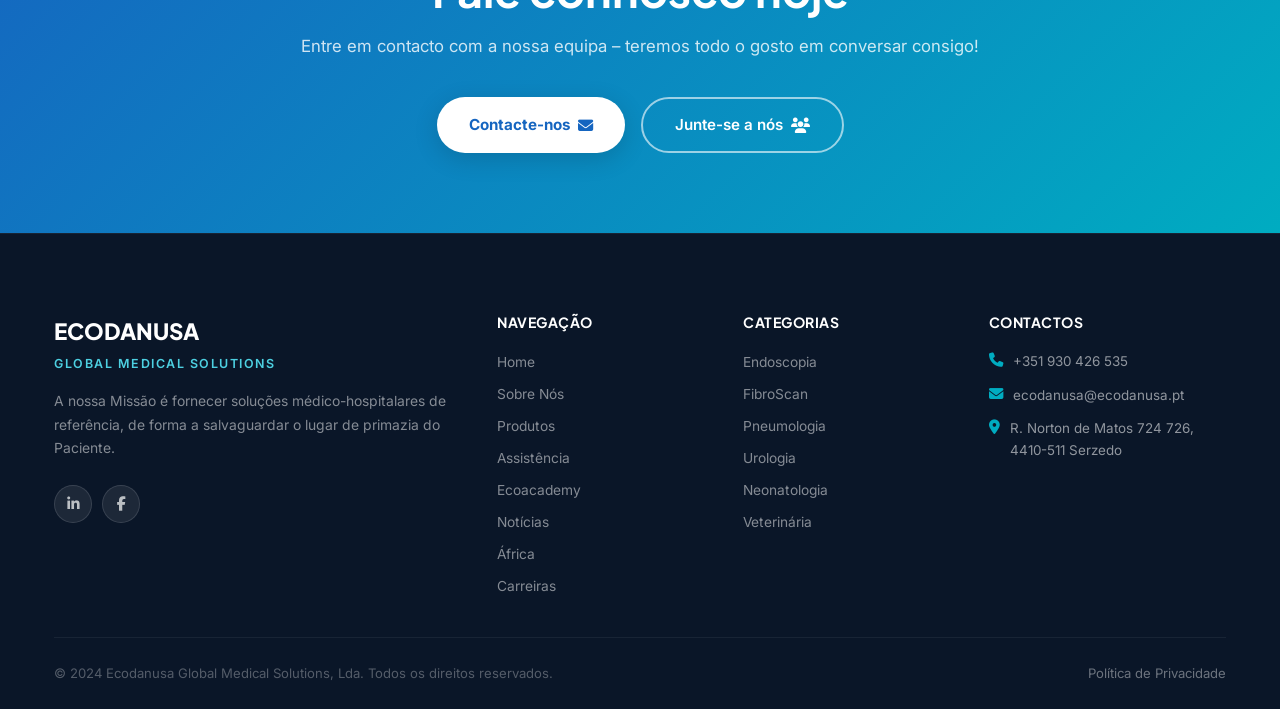
<file: sobre-nos.html>
<!DOCTYPE html>
<html lang="pt">
<head>
  <meta charset="UTF-8">
  <meta name="viewport" content="width=device-width, initial-scale=1.0">
  <title>Sobre Nós – Ecodanusa Global Medical Solutions</title>
  <meta name="description" content="Fundada em 2013, a Ecodanusa nasceu com o propósito de ser a primeira escolha no serviço de venda de sistemas médicos de endoscopia digestiva em Portugal.">
  <link rel="stylesheet" href="css/style.css">
  <link rel="stylesheet" href="https://cdnjs.cloudflare.com/ajax/libs/font-awesome/6.5.0/css/all.min.css">
</head>
<body>

<nav class="navbar scrolled" id="navbar">
  <div class="nav-inner">
    <a href="index.html" class="nav-logo">
      <div class="nav-logo-text">
        <span class="brand">ECODANUSA</span>
        <span class="tagline-small">Global Medical Solutions</span>
      </div>
    </a>
    <div class="nav-links">
      <div class="nav-item"><a href="index.html" class="nav-link">Home</a></div>
      <div class="nav-item"><a href="sobre-nos.html" class="nav-link active">Sobre Nós</a></div>
      <div class="nav-item has-dropdown">
        <a href="produtos.html" class="nav-link">Produtos ▾</a>
        <div class="dropdown">
          <a href="produtos.html?cat=endoscopia" class="dropdown-link"><span class="icon">🔬</span>Endoscopia</a>
          <a href="produtos.html?cat=fibroscan" class="dropdown-link"><span class="icon">🫁</span>FibroScan</a>
          <a href="produtos.html?cat=pneumo" class="dropdown-link"><span class="icon">🫀</span>Pneumologia</a>
          <a href="produtos.html?cat=reprocessamento" class="dropdown-link"><span class="icon">🧪</span>Reprocessamento</a>
          <a href="produtos.html?cat=veterinaria" class="dropdown-link"><span class="icon">🐾</span>Veterinária</a>
          <a href="produtos.html" class="dropdown-link"><span class="icon">📦</span>Ver todos →</a>
        </div>
      </div>
      <div class="nav-item"><a href="assistencia.html" class="nav-link">Assistência</a></div>
      <div class="nav-item"><a href="ecoacademy.html" class="nav-link">Ecoacademy</a></div>
      <div class="nav-item"><a href="noticias.html" class="nav-link">Notícias</a></div>
      <div class="nav-item"><a href="africa.html" class="nav-link">África</a></div>
      <div class="nav-item"><a href="carreiras.html" class="nav-link">Carreiras</a></div>
    </div>
    <div class="nav-cta">
      <a href="contactos.html" class="btn btn-teal">Contacte-nos</a>
    </div>
    <button class="hamburger" id="hamburger"><span></span><span></span><span></span></button>
  </div>
</nav>
<div class="mobile-nav" id="mobileNav">
  <a href="index.html" class="mobile-nav-link">Home</a>
  <a href="sobre-nos.html" class="mobile-nav-link">Sobre Nós</a>
  <a href="produtos.html" class="mobile-nav-link">Produtos</a>
  <a href="assistencia.html" class="mobile-nav-link">Assistência</a>
  <a href="ecoacademy.html" class="mobile-nav-link">Ecoacademy</a>
  <a href="noticias.html" class="mobile-nav-link">Notícias</a>
  <a href="africa.html" class="mobile-nav-link">África</a>
  <a href="carreiras.html" class="mobile-nav-link">Carreiras</a>
  <a href="contactos.html" class="mobile-nav-link" style="background:rgba(0,172,193,.15);color:var(--teal-lt);margin-top:16px;">Contacte-nos →</a>
</div>

<!-- PAGE HERO -->
<section class="page-hero">
  <div class="hero-glow"></div>
  <div class="container">
    <div class="page-hero-content">
      <div class="breadcrumb">
        <a href="index.html">Home</a><span class="sep">›</span>
        <span class="current">Sobre Nós</span>
      </div>
      <h1>Sobre a Ecodanusa</h1>
      <p>Mais de uma década a colocar o Paciente no centro de tudo o que fazemos.</p>
    </div>
  </div>
</section>

<!-- STORY -->
<section class="about-page section-padding">
  <div class="container">
    <div class="about-story">
      <img src="images/hero_medical_1782479692226.png" alt="Ecodanusa – equipa médica" class="fade-up">
      <div class="fade-up">
        <div class="section-label">A Nossa História</div>
        <h2 class="section-title">Nascemos para fazer a diferença na saúde</h2>
        <p style="color:var(--text-mid);margin-bottom:20px;">Fundada em 2013, a Ecodanusa Global Medical Solutions nasceu com o propósito de ser a primeira escolha no serviço de venda de sistemas médicos de endoscopia digestiva em Portugal.</p>
        <p style="color:var(--text-mid);margin-bottom:20px;">Desde o início que os nossos esforços se concentraram em atingir os melhores níveis de serviço pós-venda neste setor. Somos hoje a única empresa em Portugal integrada numa rede europeia multimarca de assistência técnica e reparação de sistemas de endoscopia rígida e flexível.</p>
        <p style="color:var(--text-mid);margin-bottom:32px;">Sedeada na zona norte do país, a nossa atuação transcende fronteiras e, nos PALOP's, somamos mais de uma década de atividade com a entrega de projetos-chave na mão hospitalares.</p>
        <div class="timeline">
          <div class="timeline-item">
            <div class="timeline-year">2013</div>
            <h4>Fundação</h4>
            <p>Ecodanusa é fundada com foco em endoscopia digestiva em Portugal.</p>
          </div>
          <div class="timeline-item">
            <div class="timeline-year">2015</div>
            <h4>Expansão para África</h4>
            <p>Primeiros projetos hospitalares em Angola e Moçambique.</p>
          </div>
          <div class="timeline-item">
            <div class="timeline-year">2018</div>
            <h4>Rede Europeia</h4>
            <p>Integração na única rede europeia multimarca de assistência técnica.</p>
          </div>
          <div class="timeline-item">
            <div class="timeline-year">2020</div>
            <h4>Ecoacademy</h4>
            <p>Lançamento da plataforma de formação médica online e presencial.</p>
          </div>
          <div class="timeline-item">
            <div class="timeline-year">2022</div>
            <h4>Hospital de Cabinda</h4>
            <p>Inauguração do Novo Hospital Geral de Cabinda com equipamentos Ecodanusa.</p>
          </div>
        </div>
      </div>
    </div>
  </div>
</section>

<!-- MARKETS -->
<section class="markets-section">
  <div class="container">
    <div class="section-header center fade-up">
      <div class="section-label">Presença Internacional</div>
      <h2 class="section-title">Onde estamos</h2>
    </div>
    <div class="markets-grid">
      <div class="market-card fade-up">
        <div class="flag">🇵🇹</div>
        <h4>Portugal</h4>
        <p>Sede em Serzedo, zona norte do país. Cobertura nacional completa.</p>
      </div>
      <div class="market-card fade-up">
        <div class="flag">🇦🇴</div>
        <h4>Angola</h4>
        <p>Parceiro local: Centralmed – Luanda. Projetos hospitalares de referência.</p>
      </div>
      <div class="market-card fade-up">
        <div class="flag">🇲🇿</div>
        <h4>Moçambique</h4>
        <p>Parceiro local: Medimport – Maputo. Soluções médicas de ponta.</p>
      </div>
      <div class="market-card fade-up">
        <div class="flag">🇨🇻</div>
        <h4>Cabo Verde</h4>
        <p>Presença ativa no arquipélago com soluções adaptadas ao contexto local.</p>
      </div>
    </div>
  </div>
</section>

<!-- VALUES -->
<section class="values-section">
  <div class="container">
    <div class="section-header center fade-up">
      <div class="section-label">Os Nossos Valores</div>
      <h2 class="section-title">O que nos guia todos os dias</h2>
    </div>
    <div class="values-grid">
      <div class="val-card fade-up">
        <div class="val-icon">🏆</div>
        <h3>Qualidade e Inovação</h3>
        <p>Representamos as marcas mais inovadoras e oferecemos soluções tecnológicas de ultima geração.</p>
      </div>
      <div class="val-card fade-up">
        <div class="val-icon">🤝</div>
        <h3>Ética e Integridade</h3>
        <p>Construímos relações de confiança duradouras com todos os nossos clientes e parceiros.</p>
      </div>
      <div class="val-card fade-up">
        <div class="val-icon">🎓</div>
        <h3>Formação Contínua</h3>
        <p>Formação e assistência técnica ao longo de toda a parceria, sem exceção.</p>
      </div>
      <div class="val-card fade-up">
        <div class="val-icon">❤️</div>
        <h3>O Paciente em Primeiro</h3>
        <p>A nossa missão é servir quem mais precisa: o Paciente é o centro de tudo.</p>
      </div>
      <div class="val-card fade-up">
        <div class="val-icon">🌍</div>
        <h3>Impacto Global</h3>
        <p>Levamos os melhores cuidados de saúde a todos, em Portugal e em África.</p>
      </div>
      <div class="val-card fade-up">
        <div class="val-icon">🔬</div>
        <h3>Excelência Técnica</h3>
        <p>A única empresa em Portugal integrada numa rede europeia multimarca de assistência.</p>
      </div>
    </div>
  </div>
</section>

<!-- CTA -->
<section class="cta-banner">
  <div class="container fade-up">
    <h2>Fale connosco hoje</h2>
    <p>Entre em contacto com a nossa equipa – teremos todo o gosto em conversar consigo!</p>
    <div class="cta-btns">
      <a href="contactos.html" class="btn btn-white">Contacte-nos <i class="fa fa-envelope"></i></a>
      <a href="carreiras.html" class="btn btn-outline-white">Junte-se a nós <i class="fa fa-users"></i></a>
    </div>
  </div>
</section>

<!-- FOOTER -->
<footer class="footer">
  <div class="footer-main">
    <div class="container">
      <div class="footer-grid">
        <div class="footer-brand">
          <div class="brand-name">ECODANUSA</div>
          <div class="brand-motto">Global Medical Solutions</div>
          <p>A nossa Missão é fornecer soluções médico-hospitalares de referência, de forma a salvaguardar o lugar de primazia do Paciente.</p>
          <div class="footer-social">
            <a href="https://www.linkedin.com/company/ecodanusa" class="social-btn" target="_blank"><i class="fab fa-linkedin-in"></i></a>
            <a href="https://www.facebook.com/profile.php?id=100057576304132" class="social-btn" target="_blank"><i class="fab fa-facebook-f"></i></a>
          </div>
        </div>
        <div class="footer-col">
          <h5>Navegação</h5>
          <div class="footer-links">
            <a href="index.html">Home</a><a href="sobre-nos.html">Sobre Nós</a>
            <a href="produtos.html">Produtos</a><a href="assistencia.html">Assistência</a>
            <a href="ecoacademy.html">Ecoacademy</a><a href="noticias.html">Notícias</a>
            <a href="africa.html">África</a><a href="carreiras.html">Carreiras</a>
          </div>
        </div>
        <div class="footer-col">
          <h5>Categorias</h5>
          <div class="footer-links">
            <a href="produtos.html">Endoscopia</a><a href="produtos.html">FibroScan</a>
            <a href="produtos.html">Pneumologia</a><a href="produtos.html">Urologia</a>
            <a href="produtos.html">Neonatologia</a><a href="produtos.html">Veterinária</a>
          </div>
        </div>
        <div class="footer-col">
          <h5>Contactos</h5>
          <div class="footer-contact">
            <div class="contact-item"><i class="fa fa-phone c-icon"></i><a href="tel:+351930426535">+351 930 426 535</a></div>
            <div class="contact-item"><i class="fa fa-envelope c-icon"></i><a href="mailto:ecodanusa@ecodanusa.pt">ecodanusa@ecodanusa.pt</a></div>
            <div class="contact-item"><i class="fa fa-map-marker-alt c-icon"></i><span>R. Norton de Matos 724 726, 4410-511 Serzedo</span></div>
          </div>
        </div>
      </div>
    </div>
  </div>
  <div class="container">
    <div class="footer-bottom">
      <p>© 2024 Ecodanusa Global Medical Solutions, Lda. Todos os direitos reservados.</p>
      <a href="politica-privacidade.html">Política de Privacidade</a>
    </div>
  </div>
</footer>
<script src="js/main.js"></script>
</body>
</html>
</file>
<file: css/style.css>
/* ============================================================
   ECODANUSA - Global Medical Solutions
   Main Stylesheet
   ============================================================ */

@import url('https://fonts.googleapis.com/css2?family=Inter:wght@300;400;500;600;700;800&family=Plus+Jakarta+Sans:wght@400;500;600;700;800&display=swap');

/* ── CSS Variables ─────────────────────────────────────────── */
:root {
  --navy:      #0a1628;
  --blue:      #0d3b6e;
  --mid-blue:  #1565c0;
  --teal:      #00acc1;
  --teal-lt:   #4dd0e1;
  --accent:    #00e5ff;
  --white:     #ffffff;
  --off-white: #f4f8fd;
  --gray-100:  #eaf1fb;
  --gray-300:  #b8cfe8;
  --gray-500:  #6b8cba;
  --gray-700:  #2e4a6e;
  --text-dark: #0d1f3c;
  --text-mid:  #3d5a80;
  --text-lt:   #6b8cba;
  --success:   #00c853;
  --shadow-sm: 0 2px 12px rgba(13,59,110,.08);
  --shadow-md: 0 8px 32px rgba(13,59,110,.14);
  --shadow-lg: 0 20px 60px rgba(13,59,110,.2);
  --radius:    12px;
  --radius-lg: 20px;
  --transition: all .3s cubic-bezier(.4,0,.2,1);
}

/* ── Reset ─────────────────────────────────────────────────── */
*, *::before, *::after { box-sizing: border-box; margin: 0; padding: 0; }
html { scroll-behavior: smooth; font-size: 16px; }
body {
  font-family: 'Inter', sans-serif;
  color: var(--text-dark);
  background: var(--white);
  line-height: 1.6;
  overflow-x: hidden;
}
img { max-width: 100%; display: block; }
a { text-decoration: none; color: inherit; }
ul { list-style: none; }
button { cursor: pointer; border: none; background: none; font-family: inherit; }
input, textarea, select { font-family: inherit; }

/* ── Typography ────────────────────────────────────────────── */
h1,h2,h3,h4,h5,h6 { font-family: 'Plus Jakarta Sans', sans-serif; font-weight: 700; line-height: 1.2; }
h1 { font-size: clamp(2.2rem, 5vw, 4rem); }
h2 { font-size: clamp(1.7rem, 3.5vw, 2.8rem); }
h3 { font-size: clamp(1.2rem, 2.5vw, 1.6rem); }
h4 { font-size: 1.1rem; }
p  { line-height: 1.7; }

/* ── Utilities ─────────────────────────────────────────────── */
.container { max-width: 1220px; margin: 0 auto; padding: 0 24px; }
.section-padding { padding: 100px 0; }
.section-padding-sm { padding: 64px 0; }

.badge {
  display: inline-flex; align-items: center; gap: 6px;
  background: rgba(0,172,193,.12); color: var(--teal);
  border: 1px solid rgba(0,172,193,.3);
  border-radius: 50px; padding: 6px 16px; font-size: .8rem;
  font-weight: 600; letter-spacing: .5px; text-transform: uppercase;
}

.section-label {
  font-size: .8rem; font-weight: 700; letter-spacing: 2px;
  text-transform: uppercase; color: var(--teal); margin-bottom: 12px;
}
.section-title { color: var(--navy); margin-bottom: 16px; }
.section-sub   { color: var(--text-mid); font-size: 1.05rem; max-width: 600px; }
.section-header { margin-bottom: 60px; }
.section-header.center { text-align: center; }
.section-header.center .section-sub { margin: 0 auto; }

.btn {
  display: inline-flex; align-items: center; gap: 8px;
  padding: 14px 32px; border-radius: 50px; font-weight: 600;
  font-size: .95rem; transition: var(--transition);
}
.btn-primary {
  background: linear-gradient(135deg, var(--mid-blue), var(--teal));
  color: var(--white); box-shadow: 0 6px 24px rgba(0,172,193,.35);
}
.btn-primary:hover { transform: translateY(-2px); box-shadow: 0 10px 32px rgba(0,172,193,.5); }
.btn-outline {
  background: transparent; color: var(--white);
  border: 2px solid rgba(255,255,255,.5);
}
.btn-outline:hover { background: rgba(255,255,255,.1); border-color: var(--white); }
.btn-dark {
  background: var(--navy); color: var(--white);
  box-shadow: var(--shadow-md);
}
.btn-dark:hover { background: var(--blue); transform: translateY(-2px); }
.btn-teal {
  background: var(--teal); color: var(--white);
  box-shadow: 0 6px 24px rgba(0,172,193,.35);
}
.btn-teal:hover { background: var(--teal-lt); transform: translateY(-2px); }

/* ── Navigation ────────────────────────────────────────────── */
.navbar {
  position: fixed; top: 0; left: 0; right: 0; z-index: 1000;
  padding: 0; transition: var(--transition);
}
.navbar.scrolled {
  background: rgba(10,22,40,.97);
  backdrop-filter: blur(20px);
  -webkit-backdrop-filter: blur(20px);
  box-shadow: 0 2px 40px rgba(0,0,0,.3);
}
.nav-inner {
  display: flex; align-items: center; justify-content: space-between;
  padding: 20px 40px; max-width: 1400px; margin: 0 auto;
}
.nav-logo { display: flex; align-items: center; gap: 12px; }
.nav-logo img { height: 44px; width: auto; }
.nav-logo-text { display: flex; flex-direction: column; }
.nav-logo-text .brand { font-family: 'Plus Jakarta Sans', sans-serif; font-weight: 800; font-size: 1.3rem; color: var(--white); letter-spacing: -0.5px; }
.nav-logo-text .tagline-small { font-size: .65rem; color: var(--teal-lt); font-weight: 500; letter-spacing: 1px; text-transform: uppercase; }

.nav-links {
  display: flex; align-items: center; gap: 4px;
}
.nav-item { position: relative; }
.nav-link {
  display: block; padding: 10px 14px; color: rgba(255,255,255,.85);
  font-size: .88rem; font-weight: 500; border-radius: 8px;
  transition: var(--transition); white-space: nowrap;
}
.nav-link:hover, .nav-link.active { color: var(--white); background: rgba(255,255,255,.08); }

/* Dropdown */
.nav-item.has-dropdown:hover .dropdown { opacity: 1; visibility: visible; transform: translateY(0); }
.dropdown {
  position: absolute; top: calc(100% + 8px); left: 50%; transform: translateX(-50%) translateY(-8px);
  background: var(--navy); border: 1px solid rgba(255,255,255,.1);
  border-radius: var(--radius); min-width: 280px;
  box-shadow: var(--shadow-lg); padding: 8px;
  opacity: 0; visibility: hidden; transition: var(--transition);
}
.dropdown-link {
  display: flex; align-items: center; gap: 10px;
  padding: 10px 14px; color: rgba(255,255,255,.8); font-size: .87rem;
  border-radius: 8px; transition: var(--transition);
}
.dropdown-link:hover { background: rgba(0,172,193,.15); color: var(--teal-lt); }
.dropdown-link .icon { font-size: 1rem; }

.nav-cta { display: flex; align-items: center; gap: 12px; }
.nav-cta .btn { padding: 10px 24px; font-size: .87rem; }

.hamburger {
  display: none; flex-direction: column; gap: 5px; padding: 8px;
}
.hamburger span { width: 24px; height: 2px; background: var(--white); border-radius: 2px; transition: var(--transition); }

/* Mobile nav */
.mobile-nav {
  display: none; position: fixed; top: 0; left: 0; right: 0; bottom: 0;
  background: var(--navy); z-index: 999; padding: 100px 24px 40px;
  overflow-y: auto; flex-direction: column; gap: 8px;
}
.mobile-nav.open { display: flex; }
.mobile-nav-link {
  display: block; padding: 14px 20px; color: rgba(255,255,255,.9);
  font-size: 1.05rem; font-weight: 500; border-radius: var(--radius);
  border-bottom: 1px solid rgba(255,255,255,.07); transition: var(--transition);
}
.mobile-nav-link:hover { background: rgba(0,172,193,.1); color: var(--teal-lt); }
.mobile-nav-sub { padding-left: 16px; }
.mobile-nav-sub .mobile-nav-link { font-size: .9rem; border-color: transparent; }

/* ── Hero ──────────────────────────────────────────────────── */
.hero {
  position: relative; min-height: 100vh;
  display: flex; align-items: center;
  background: linear-gradient(135deg, #050e1f 0%, #0a1e3d 50%, #0d2d5e 100%);
  overflow: hidden;
}
.hero::before {
  content: ''; position: absolute; inset: 0;
  background: url('../images/hero_medical_1782479692226.png') center center / cover no-repeat;
  opacity: .12;
}
.hero-glow {
  position: absolute; width: 700px; height: 700px; border-radius: 50%;
  background: radial-gradient(circle, rgba(0,172,193,.2) 0%, transparent 70%);
  top: -200px; right: -200px;
}
.hero-glow-2 {
  position: absolute; width: 500px; height: 500px; border-radius: 50%;
  background: radial-gradient(circle, rgba(21,101,192,.25) 0%, transparent 70%);
  bottom: -150px; left: -100px;
}
.hero-content { position: relative; z-index: 2; max-width: 800px; }
.hero-badge {
  display: inline-flex; align-items: center; gap: 8px;
  background: rgba(0,229,255,.1); border: 1px solid rgba(0,229,255,.25);
  color: var(--accent); border-radius: 50px; padding: 8px 20px;
  font-size: .82rem; font-weight: 600; letter-spacing: 1.5px;
  text-transform: uppercase; margin-bottom: 28px;
}
.hero-badge .dot { width: 6px; height: 6px; background: var(--accent); border-radius: 50%; animation: pulse 2s infinite; }
.hero h1 { color: var(--white); margin-bottom: 24px; }
.hero h1 span { color: var(--teal-lt); }
.hero p { color: rgba(255,255,255,.75); font-size: 1.15rem; margin-bottom: 40px; max-width: 560px; }
.hero-btns { display: flex; gap: 16px; flex-wrap: wrap; }
.hero-stats { display: flex; gap: 40px; margin-top: 60px; }
.stat-item { text-align: center; }
.stat-num  { font-family: 'Plus Jakarta Sans', sans-serif; font-size: 2.2rem; font-weight: 800; color: var(--white); }
.stat-num span { color: var(--teal-lt); }
.stat-label { font-size: .8rem; color: rgba(255,255,255,.55); font-weight: 500; text-transform: uppercase; letter-spacing: 1px; }

@keyframes pulse {
  0%,100% { opacity: 1; transform: scale(1); }
  50%      { opacity: .5; transform: scale(1.5); }
}

/* Hero scroll indicator */
.scroll-indicator {
  position: absolute; bottom: 32px; left: 50%; transform: translateX(-50%);
  display: flex; flex-direction: column; align-items: center; gap: 8px;
  color: rgba(255,255,255,.4); font-size: .75rem; letter-spacing: 1px;
  animation: float 3s ease-in-out infinite;
}
.scroll-indicator .arrow { width: 20px; height: 20px; border-right: 2px solid; border-bottom: 2px solid; transform: rotate(45deg); }
@keyframes float { 0%,100% { transform: translateX(-50%) translateY(0); } 50% { transform: translateX(-50%) translateY(8px); } }

/* ── Brands Strip ──────────────────────────────────────────── */
.brands-strip {
  background: var(--navy); padding: 32px 0;
  border-bottom: 1px solid rgba(255,255,255,.06);
}
.brands-inner { display: flex; align-items: center; justify-content: center; gap: 48px; flex-wrap: wrap; }
.brand-tag {
  color: rgba(255,255,255,.45); font-weight: 600; font-size: .85rem;
  letter-spacing: 2px; text-transform: uppercase; transition: var(--transition);
}
.brand-tag:hover { color: var(--teal-lt); }
.brand-sep { width: 4px; height: 4px; background: rgba(255,255,255,.2); border-radius: 50%; }

/* ── About Preview ─────────────────────────────────────────── */
.about-preview { background: var(--off-white); }
.about-grid { display: grid; grid-template-columns: 1fr 1fr; gap: 80px; align-items: center; }
.about-image-wrap { position: relative; }
.about-image-wrap img { border-radius: var(--radius-lg); box-shadow: var(--shadow-lg); }
.about-badge-float {
  position: absolute; bottom: -20px; right: -20px;
  background: var(--white); border-radius: var(--radius);
  padding: 20px 24px; box-shadow: var(--shadow-md);
  display: flex; align-items: center; gap: 14px;
}
.about-badge-float .icon-circle {
  width: 48px; height: 48px; border-radius: 50%;
  background: linear-gradient(135deg, var(--mid-blue), var(--teal));
  display: flex; align-items: center; justify-content: center;
  color: var(--white); font-size: 1.3rem;
}
.about-badge-float .num { font-size: 1.5rem; font-weight: 800; color: var(--navy); }
.about-badge-float .lbl { font-size: .75rem; color: var(--text-mid); font-weight: 500; }
.about-values { display: flex; flex-direction: column; gap: 16px; margin-top: 32px; }
.value-item {
  display: flex; align-items: flex-start; gap: 14px;
  padding: 18px 20px; background: var(--white); border-radius: var(--radius);
  border-left: 3px solid var(--teal); box-shadow: var(--shadow-sm);
}
.value-icon { font-size: 1.4rem; margin-top: 2px; }
.value-title { font-weight: 600; color: var(--navy); font-size: .95rem; margin-bottom: 4px; }
.value-desc  { font-size: .85rem; color: var(--text-mid); }
.presence-flags { display: flex; gap: 10px; flex-wrap: wrap; margin-top: 28px; }
.flag-item {
  display: flex; align-items: center; gap: 8px;
  background: var(--white); border: 1px solid var(--gray-100);
  border-radius: 50px; padding: 6px 14px; font-size: .82rem;
  font-weight: 500; color: var(--text-mid); box-shadow: var(--shadow-sm);
}
.flag-item .fi { font-size: 1rem; }

/* ── Services Grid ─────────────────────────────────────────── */
.services { background: var(--white); }
.services-grid { display: grid; grid-template-columns: repeat(3, 1fr); gap: 24px; }
.service-card {
  background: var(--off-white); border-radius: var(--radius-lg);
  padding: 36px 28px; transition: var(--transition);
  border: 1px solid var(--gray-100); position: relative; overflow: hidden;
}
.service-card::before {
  content: ''; position: absolute; top: 0; left: 0; right: 0; height: 3px;
  background: linear-gradient(90deg, var(--mid-blue), var(--teal));
  transform: scaleX(0); transform-origin: left; transition: var(--transition);
}
.service-card:hover::before { transform: scaleX(1); }
.service-card:hover { transform: translateY(-6px); box-shadow: var(--shadow-lg); background: var(--white); }
.service-icon {
  width: 60px; height: 60px; border-radius: var(--radius);
  background: linear-gradient(135deg, rgba(13,59,110,.1), rgba(0,172,193,.1));
  display: flex; align-items: center; justify-content: center;
  font-size: 1.6rem; margin-bottom: 20px;
}
.service-card h3 { color: var(--navy); margin-bottom: 10px; font-size: 1.1rem; }
.service-card p  { color: var(--text-mid); font-size: .88rem; margin-bottom: 20px; }
.service-link {
  display: inline-flex; align-items: center; gap: 6px;
  color: var(--mid-blue); font-weight: 600; font-size: .87rem;
  transition: var(--transition);
}
.service-link:hover { gap: 10px; color: var(--teal); }

/* ── Products ──────────────────────────────────────────────── */
.products-section { background: var(--navy); position: relative; overflow: hidden; }
.products-section::before {
  content: ''; position: absolute; inset: 0;
  background: linear-gradient(135deg, #050e1f, #0d2d5e);
}
.products-section .section-title { color: var(--white); }
.products-section .section-sub   { color: rgba(255,255,255,.6); }
.products-section .section-label { color: var(--teal-lt); }
.category-tabs {
  display: flex; gap: 8px; flex-wrap: wrap; margin-bottom: 40px; position: relative;
}
.cat-tab {
  padding: 10px 20px; border-radius: 50px; font-size: .85rem; font-weight: 600;
  color: rgba(255,255,255,.6); border: 1px solid rgba(255,255,255,.15);
  transition: var(--transition); cursor: pointer;
}
.cat-tab.active, .cat-tab:hover {
  background: var(--teal); color: var(--white); border-color: var(--teal);
}
.products-grid { display: grid; grid-template-columns: repeat(4, 1fr); gap: 20px; position: relative; }
.product-card {
  background: rgba(255,255,255,.05); border: 1px solid rgba(255,255,255,.1);
  border-radius: var(--radius-lg); overflow: hidden; transition: var(--transition);
}
.product-card:hover { background: rgba(255,255,255,.1); transform: translateY(-4px); box-shadow: var(--shadow-lg); }
.product-card-img { height: 180px; background: rgba(255,255,255,.08); overflow: hidden; position: relative; }
.product-card-img img { width: 100%; height: 100%; object-fit: cover; transition: var(--transition); }
.product-card:hover .product-card-img img { transform: scale(1.05); }
.product-card-body { padding: 18px; }
.product-cat-tag {
  font-size: .72rem; font-weight: 700; letter-spacing: 1px;
  text-transform: uppercase; color: var(--teal-lt); margin-bottom: 6px;
}
.product-card h4 { color: var(--white); font-size: .95rem; margin-bottom: 10px; }
.product-card-link {
  display: inline-flex; align-items: center; gap: 5px;
  color: var(--teal-lt); font-size: .83rem; font-weight: 600; transition: var(--transition);
}
.product-card-link:hover { gap: 10px; }
.all-products-wrap { text-align: center; margin-top: 48px; position: relative; }

/* ── Assistance ────────────────────────────────────────────── */
.assistance { background: var(--off-white); }
.assistance-grid { display: grid; grid-template-columns: 1fr 1fr; gap: 64px; align-items: center; }
.assistance-features { display: flex; flex-direction: column; gap: 20px; margin-top: 32px; }
.assist-feat {
  display: flex; align-items: flex-start; gap: 16px;
  background: var(--white); border-radius: var(--radius); padding: 20px;
  box-shadow: var(--shadow-sm); transition: var(--transition);
}
.assist-feat:hover { transform: translateX(6px); box-shadow: var(--shadow-md); }
.assist-icon {
  width: 44px; height: 44px; border-radius: 10px; flex-shrink: 0;
  background: linear-gradient(135deg, var(--mid-blue), var(--teal));
  display: flex; align-items: center; justify-content: center;
  color: var(--white); font-size: 1.1rem;
}
.assist-text h4 { font-size: .95rem; color: var(--navy); margin-bottom: 4px; }
.assist-text p  { font-size: .84rem; color: var(--text-mid); }
.assist-image { position: relative; }
.assist-image img { border-radius: var(--radius-lg); box-shadow: var(--shadow-lg); }
.assist-highlight {
  position: absolute; top: 24px; right: -24px;
  background: linear-gradient(135deg, var(--mid-blue), var(--teal));
  color: var(--white); border-radius: var(--radius); padding: 20px 24px;
  text-align: center; box-shadow: var(--shadow-md);
}
.assist-highlight .num { font-size: 2rem; font-weight: 800; }
.assist-highlight .lbl { font-size: .77rem; opacity: .85; font-weight: 500; }

/* ── EcoAcademy ────────────────────────────────────────────── */
.ecoacademy {
  background: linear-gradient(135deg, var(--blue) 0%, var(--navy) 100%);
  position: relative; overflow: hidden;
}
.ecoacademy::before {
  content: ''; position: absolute; inset: 0;
  background: url('../images/ecoacademy_training_1782479748742.png') center / cover no-repeat;
  opacity: .08;
}
.ecoacademy .section-title { color: var(--white); }
.ecoacademy .section-sub   { color: rgba(255,255,255,.65); }
.ecoacademy .section-label { color: var(--teal-lt); }
.academy-grid { display: grid; grid-template-columns: repeat(2, 1fr); gap: 20px; position: relative; }
.academy-card {
  background: rgba(255,255,255,.07); border: 1px solid rgba(255,255,255,.12);
  border-radius: var(--radius-lg); padding: 32px; transition: var(--transition);
}
.academy-card:hover { background: rgba(255,255,255,.12); transform: translateY(-4px); }
.academy-card .a-icon { font-size: 2rem; margin-bottom: 16px; }
.academy-card h3 { color: var(--white); margin-bottom: 10px; font-size: 1.1rem; }
.academy-card p  { color: rgba(255,255,255,.65); font-size: .87rem; }

/* ── News ──────────────────────────────────────────────────── */
.news-section { background: var(--white); }
.news-grid { display: grid; grid-template-columns: repeat(3, 1fr); gap: 24px; }
.news-card {
  border-radius: var(--radius-lg); overflow: hidden; background: var(--white);
  border: 1px solid var(--gray-100); transition: var(--transition); box-shadow: var(--shadow-sm);
}
.news-card:hover { transform: translateY(-6px); box-shadow: var(--shadow-lg); }
.news-img { height: 200px; overflow: hidden; background: var(--gray-100); }
.news-img img { width: 100%; height: 100%; object-fit: cover; transition: var(--transition); }
.news-card:hover .news-img img { transform: scale(1.08); }
.news-body { padding: 24px; }
.news-date { font-size: .78rem; color: var(--teal); font-weight: 600; margin-bottom: 8px; }
.news-body h4 { color: var(--navy); margin-bottom: 10px; font-size: 1rem; }
.news-body p  { color: var(--text-mid); font-size: .86rem; }

/* ── Africa Strip ──────────────────────────────────────────── */
.africa-strip {
  background: linear-gradient(135deg, var(--navy), #0f2850);
  padding: 80px 0; position: relative; overflow: hidden;
}
.africa-strip::before {
  content: ''; position: absolute; inset: 0;
  background: url('../images/africa_medical_1782479737772.png') right center / 50% no-repeat;
  opacity: .15;
}
.africa-content { max-width: 600px; position: relative; }
.africa-content h2 { color: var(--white); margin-bottom: 16px; }
.africa-content p  { color: rgba(255,255,255,.7); margin-bottom: 32px; }
.africa-countries { display: flex; gap: 12px; flex-wrap: wrap; margin-top: 24px; }
.country-tag {
  background: rgba(255,255,255,.1); border: 1px solid rgba(255,255,255,.2);
  color: var(--white); border-radius: 50px; padding: 6px 16px;
  font-size: .82rem; font-weight: 500;
}

/* ── CTA Banner ────────────────────────────────────────────── */
.cta-banner {
  background: linear-gradient(135deg, var(--mid-blue) 0%, var(--teal) 100%);
  padding: 80px 0; text-align: center;
}
.cta-banner h2 { color: var(--white); margin-bottom: 16px; }
.cta-banner p  { color: rgba(255,255,255,.8); font-size: 1.05rem; margin-bottom: 36px; }
.cta-btns { display: flex; gap: 16px; justify-content: center; flex-wrap: wrap; }
.btn-white {
  background: var(--white); color: var(--mid-blue); font-weight: 700;
  box-shadow: 0 6px 24px rgba(0,0,0,.15);
}
.btn-white:hover { transform: translateY(-2px); box-shadow: 0 10px 32px rgba(0,0,0,.2); }
.btn-outline-white {
  background: transparent; color: var(--white);
  border: 2px solid rgba(255,255,255,.6);
}
.btn-outline-white:hover { background: rgba(255,255,255,.1); border-color: var(--white); }

/* ── Footer ────────────────────────────────────────────────── */
.footer { background: var(--navy); border-top: 1px solid rgba(255,255,255,.06); }
.footer-main { padding: 80px 0 40px; }
.footer-grid { display: grid; grid-template-columns: 2fr 1fr 1fr 1.2fr; gap: 48px; }
.footer-brand .brand-name { font-family: 'Plus Jakarta Sans', sans-serif; font-weight: 800; font-size: 1.4rem; color: var(--white); margin-bottom: 4px; }
.footer-brand .brand-motto { font-size: .78rem; color: var(--teal-lt); font-weight: 600; letter-spacing: 1.5px; text-transform: uppercase; margin-bottom: 16px; }
.footer-brand p { color: rgba(255,255,255,.5); font-size: .87rem; line-height: 1.7; margin-bottom: 24px; }
.footer-social { display: flex; gap: 10px; }
.social-btn {
  width: 38px; height: 38px; border-radius: 50%;
  background: rgba(255,255,255,.08); border: 1px solid rgba(255,255,255,.12);
  display: flex; align-items: center; justify-content: center;
  color: rgba(255,255,255,.7); font-size: .9rem; transition: var(--transition);
}
.social-btn:hover { background: var(--teal); border-color: var(--teal); color: var(--white); }
.footer-col h5 { color: var(--white); font-size: .88rem; font-weight: 700; letter-spacing: .5px; margin-bottom: 20px; text-transform: uppercase; }
.footer-links { display: flex; flex-direction: column; gap: 10px; }
.footer-links a { color: rgba(255,255,255,.5); font-size: .86rem; transition: var(--transition); }
.footer-links a:hover { color: var(--teal-lt); padding-left: 4px; }
.footer-contact { display: flex; flex-direction: column; gap: 12px; }
.contact-item { display: flex; align-items: flex-start; gap: 10px; }
.contact-item .c-icon { color: var(--teal); font-size: .9rem; margin-top: 2px; flex-shrink: 0; }
.contact-item a, .contact-item span { color: rgba(255,255,255,.55); font-size: .84rem; transition: var(--transition); }
.contact-item a:hover { color: var(--teal-lt); }
.footer-bottom {
  border-top: 1px solid rgba(255,255,255,.06); padding: 24px 0;
  display: flex; align-items: center; justify-content: space-between; flex-wrap: wrap; gap: 12px;
}
.footer-bottom p { color: rgba(255,255,255,.3); font-size: .82rem; }
.footer-bottom a { color: rgba(255,255,255,.4); font-size: .82rem; transition: var(--transition); }
.footer-bottom a:hover { color: var(--teal-lt); }

/* ── Page Hero (inner pages) ───────────────────────────────── */
.page-hero {
  padding: 160px 0 80px;
  background: linear-gradient(135deg, var(--navy), var(--blue));
  position: relative; overflow: hidden;
}
.page-hero::before {
  content: ''; position: absolute; inset: 0;
  background: radial-gradient(circle at 70% 50%, rgba(0,172,193,.15), transparent 60%);
}
.page-hero-content { position: relative; }
.page-hero h1 { color: var(--white); margin-bottom: 16px; }
.page-hero p   { color: rgba(255,255,255,.7); font-size: 1.1rem; max-width: 600px; }
.breadcrumb { display: flex; align-items: center; gap: 8px; margin-bottom: 20px; }
.breadcrumb a { color: rgba(255,255,255,.5); font-size: .83rem; transition: var(--transition); }
.breadcrumb a:hover { color: var(--teal-lt); }
.breadcrumb .sep { color: rgba(255,255,255,.3); font-size: .7rem; }
.breadcrumb .current { color: var(--teal-lt); font-size: .83rem; font-weight: 500; }

/* ── Products Page ─────────────────────────────────────────── */
.products-page { background: var(--white); }
.filter-bar {
  display: flex; align-items: center; gap: 12px;
  flex-wrap: wrap; margin-bottom: 48px;
}
.filter-bar .filter-label { font-weight: 600; color: var(--navy); font-size: .9rem; }
.filter-btn {
  padding: 8px 18px; border-radius: 50px; font-size: .83rem; font-weight: 600;
  border: 1.5px solid var(--gray-300); color: var(--text-mid); transition: var(--transition);
  cursor: pointer; background: var(--white);
}
.filter-btn.active, .filter-btn:hover {
  background: var(--mid-blue); border-color: var(--mid-blue); color: var(--white);
}
.products-page-grid { display: grid; grid-template-columns: repeat(3, 1fr); gap: 28px; }
.prod-page-card {
  border-radius: var(--radius-lg); overflow: hidden; background: var(--white);
  border: 1px solid var(--gray-100); transition: var(--transition);
}
.prod-page-card:hover { transform: translateY(-4px); box-shadow: var(--shadow-md); }
.prod-page-img { height: 200px; background: var(--off-white); overflow: hidden; }
.prod-page-img img { width: 100%; height: 100%; object-fit: cover; }
.prod-page-body { padding: 20px; }
.prod-category { font-size: .72rem; font-weight: 700; letter-spacing: 1px; text-transform: uppercase; color: var(--teal); margin-bottom: 6px; }
.prod-page-body h3 { color: var(--navy); font-size: 1rem; margin-bottom: 8px; }
.prod-page-body p  { color: var(--text-mid); font-size: .84rem; margin-bottom: 14px; }

/* ── About Page ────────────────────────────────────────────── */
.about-page { background: var(--white); }
.about-story { display: grid; grid-template-columns: 1fr 1fr; gap: 80px; align-items: center; margin-bottom: 80px; }
.about-story img { border-radius: var(--radius-lg); box-shadow: var(--shadow-lg); }
.timeline { position: relative; padding-left: 28px; margin-top: 32px; }
.timeline::before { content: ''; position: absolute; left: 0; top: 0; bottom: 0; width: 2px; background: linear-gradient(180deg, var(--mid-blue), var(--teal)); }
.timeline-item { position: relative; margin-bottom: 28px; }
.timeline-item::before { content: ''; position: absolute; left: -34px; top: 6px; width: 12px; height: 12px; border-radius: 50%; background: var(--teal); border: 2px solid var(--white); box-shadow: 0 0 0 4px rgba(0,172,193,.2); }
.timeline-year { font-size: .78rem; font-weight: 700; color: var(--teal); margin-bottom: 4px; text-transform: uppercase; letter-spacing: 1px; }
.timeline-item h4 { color: var(--navy); margin-bottom: 4px; font-size: .95rem; }
.timeline-item p  { color: var(--text-mid); font-size: .84rem; }

.markets-section { background: var(--off-white); padding: 80px 0; }
.markets-grid { display: grid; grid-template-columns: repeat(4, 1fr); gap: 20px; }
.market-card {
  background: var(--white); border-radius: var(--radius-lg); padding: 32px 24px;
  text-align: center; box-shadow: var(--shadow-sm); border: 1px solid var(--gray-100);
  transition: var(--transition);
}
.market-card:hover { transform: translateY(-4px); box-shadow: var(--shadow-md); }
.market-card .flag { font-size: 2.5rem; margin-bottom: 12px; }
.market-card h4 { color: var(--navy); margin-bottom: 6px; }
.market-card p  { color: var(--text-mid); font-size: .83rem; }

.values-section { padding: 80px 0; }
.values-grid { display: grid; grid-template-columns: repeat(3, 1fr); gap: 24px; }
.val-card {
  background: var(--off-white); border-radius: var(--radius-lg); padding: 36px 24px;
  text-align: center; transition: var(--transition); border: 1px solid var(--gray-100);
}
.val-card:hover { transform: translateY(-4px); background: var(--white); box-shadow: var(--shadow-md); }
.val-icon { font-size: 2.5rem; margin-bottom: 16px; }
.val-card h3 { color: var(--navy); margin-bottom: 10px; font-size: 1rem; }
.val-card p  { color: var(--text-mid); font-size: .86rem; }

/* ── Assistance Page ───────────────────────────────────────── */
.assist-page { background: var(--white); }
.assist-page-grid { display: grid; grid-template-columns: repeat(2, 1fr); gap: 24px; }
.assist-page-card {
  background: var(--white); border: 1px solid var(--gray-100);
  border-radius: var(--radius-lg); padding: 36px; transition: var(--transition);
  box-shadow: var(--shadow-sm);
}
.assist-page-card:hover { transform: translateY(-4px); box-shadow: var(--shadow-md); }
.assist-page-card .card-icon { font-size: 2.5rem; margin-bottom: 20px; }
.assist-page-card h3 { color: var(--navy); margin-bottom: 12px; }
.assist-page-card p  { color: var(--text-mid); font-size: .9rem; line-height: 1.7; }
.assist-steps { display: flex; flex-direction: column; gap: 16px; margin-top: 20px; }
.assist-step {
  display: flex; align-items: center; gap: 12px;
  padding: 12px; background: var(--off-white); border-radius: 10px;
}
.assist-step .step-num {
  width: 30px; height: 30px; border-radius: 50%; flex-shrink: 0;
  background: var(--mid-blue); color: var(--white);
  display: flex; align-items: center; justify-content: center;
  font-size: .8rem; font-weight: 700;
}
.assist-step span { font-size: .86rem; color: var(--text-mid); }

/* ── Academy Page ──────────────────────────────────────────── */
.academy-page-grid { display: grid; grid-template-columns: repeat(2, 1fr); gap: 32px; }
.academy-page-card {
  background: var(--white); border: 1px solid var(--gray-100);
  border-radius: var(--radius-lg); overflow: hidden;
  transition: var(--transition); box-shadow: var(--shadow-sm);
}
.academy-page-card:hover { transform: translateY(-4px); box-shadow: var(--shadow-md); }
.academy-page-img { height: 220px; overflow: hidden; }
.academy-page-img img { width: 100%; height: 100%; object-fit: cover; }
.academy-page-body { padding: 28px; }
.academy-page-body h3 { color: var(--navy); margin-bottom: 10px; }
.academy-page-body p  { color: var(--text-mid); font-size: .88rem; margin-bottom: 20px; }

/* ── Careers Page ──────────────────────────────────────────── */
.careers-hero-inner { max-width: 700px; }
.careers-content { padding: 80px 0; }
.careers-why { display: grid; grid-template-columns: repeat(3, 1fr); gap: 20px; margin-bottom: 60px; }
.why-card {
  background: var(--off-white); border-radius: var(--radius-lg); padding: 28px;
  text-align: center; border: 1px solid var(--gray-100);
}
.why-card .w-icon { font-size: 2rem; margin-bottom: 12px; }
.why-card h4 { color: var(--navy); margin-bottom: 6px; }
.why-card p  { color: var(--text-mid); font-size: .84rem; }

/* ── Contacts Page ─────────────────────────────────────────── */
.contacts-page { background: var(--off-white); }
.contacts-grid { display: grid; grid-template-columns: 1fr 1.3fr; gap: 48px; align-items: start; }
.contact-card {
  background: var(--white); border-radius: var(--radius-lg);
  padding: 32px; box-shadow: var(--shadow-sm);
  border: 1px solid var(--gray-100); margin-bottom: 20px;
}
.contact-card h3 { color: var(--navy); margin-bottom: 20px; font-size: 1.1rem; border-bottom: 2px solid var(--gray-100); padding-bottom: 12px; }
.contact-detail { display: flex; align-items: flex-start; gap: 12px; margin-bottom: 14px; }
.contact-detail .icon { color: var(--teal); font-size: 1rem; margin-top: 2px; }
.contact-detail > div .label { font-size: .72rem; color: var(--text-lt); font-weight: 600; text-transform: uppercase; letter-spacing: .5px; }
.contact-detail > div a,
.contact-detail > div span { color: var(--text-dark); font-size: .9rem; display: block; transition: var(--transition); }
.contact-detail > div a:hover { color: var(--teal); }

.contact-form-wrap {
  background: var(--white); border-radius: var(--radius-lg);
  padding: 40px; box-shadow: var(--shadow-md);
}
.contact-form-wrap h2 { color: var(--navy); margin-bottom: 8px; }
.contact-form-wrap > p { color: var(--text-mid); font-size: .9rem; margin-bottom: 32px; }
.form-row { display: grid; grid-template-columns: 1fr 1fr; gap: 16px; }
.form-group { margin-bottom: 16px; }
.form-group label { display: block; font-size: .82rem; font-weight: 600; color: var(--text-mid); margin-bottom: 6px; }
.form-group input, .form-group textarea, .form-group select {
  width: 100%; padding: 12px 16px; border: 1.5px solid var(--gray-300);
  border-radius: 10px; font-size: .9rem; color: var(--text-dark);
  transition: var(--transition); background: var(--off-white);
}
.form-group input:focus, .form-group textarea:focus {
  outline: none; border-color: var(--teal); background: var(--white);
  box-shadow: 0 0 0 4px rgba(0,172,193,.1);
}
.form-group textarea { resize: vertical; min-height: 120px; }
.form-submit { width: 100%; padding: 14px; margin-top: 8px; }

/* ── Africa Page ───────────────────────────────────────────── */
.africa-page { background: var(--white); }
.africa-intro-grid { display: grid; grid-template-columns: 1fr 1fr; gap: 64px; align-items: center; margin-bottom: 80px; }
.africa-intro-grid img { border-radius: var(--radius-lg); box-shadow: var(--shadow-lg); }
.africa-projects { background: var(--off-white); padding: 80px 0; }
.project-card {
  background: var(--white); border-radius: var(--radius-lg); padding: 28px;
  display: flex; align-items: flex-start; gap: 20px;
  box-shadow: var(--shadow-sm); border: 1px solid var(--gray-100);
  transition: var(--transition);
}
.project-card:hover { transform: translateX(6px); box-shadow: var(--shadow-md); }
.project-flag { font-size: 2.5rem; flex-shrink: 0; }
.project-info h4 { color: var(--navy); margin-bottom: 6px; }
.project-info p  { color: var(--text-mid); font-size: .87rem; }
.projects-list { display: flex; flex-direction: column; gap: 16px; }

/* ── Animations ────────────────────────────────────────────── */
.fade-up { opacity: 0; transform: translateY(30px); transition: opacity .7s ease, transform .7s ease; }
.fade-up.visible { opacity: 1; transform: translateY(0); }

/* ── Responsive ────────────────────────────────────────────── */
@media (max-width: 1100px) {
  .products-grid { grid-template-columns: repeat(3, 1fr); }
  .footer-grid { grid-template-columns: 1fr 1fr; }
}
@media (max-width: 900px) {
  .nav-links, .nav-cta { display: none; }
  .hamburger { display: flex; }
  .about-grid, .assistance-grid, .about-story, .africa-intro-grid { grid-template-columns: 1fr; gap: 40px; }
  .services-grid, .news-grid, .academy-grid { grid-template-columns: repeat(2, 1fr); }
  .products-grid { grid-template-columns: repeat(2, 1fr); }
  .markets-grid { grid-template-columns: repeat(2, 1fr); }
  .assist-page-grid, .contacts-grid { grid-template-columns: 1fr; }
  .hero-stats { gap: 24px; flex-wrap: wrap; }
  .about-badge-float { display: none; }
  .assist-highlight { position: static; margin-top: 20px; }
  .careers-why { grid-template-columns: 1fr 1fr; }
  .africa-page .africa-projects { padding: 40px 0; }
  .values-grid { grid-template-columns: 1fr 1fr; }
  .products-page-grid { grid-template-columns: 1fr 1fr; }
  .academy-page-grid { grid-template-columns: 1fr; }
}
@media (max-width: 600px) {
  .section-padding { padding: 60px 0; }
  .services-grid, .news-grid, .academy-grid { grid-template-columns: 1fr; }
  .products-grid { grid-template-columns: 1fr 1fr; }
  .hero-stats { flex-direction: column; gap: 16px; align-items: flex-start; }
  .footer-grid { grid-template-columns: 1fr; }
  .form-row { grid-template-columns: 1fr; }
  .careers-why { grid-template-columns: 1fr; }
  .values-grid { grid-template-columns: 1fr; }
  .products-page-grid { grid-template-columns: 1fr; }
  .markets-grid { grid-template-columns: 1fr 1fr; }
}

/* ── Language Switcher ─────────────────────────────────────── */
.lang-switcher {
  display: flex; align-items: center; gap: 2px;
  background: rgba(255,255,255,.08); border: 1px solid rgba(255,255,255,.15);
  border-radius: 50px; padding: 3px;
}
.lang-btn {
  padding: 5px 12px; border-radius: 50px; cursor: pointer;
  font-size: .75rem; font-weight: 700; letter-spacing: .5px;
  color: rgba(255,255,255,.55); transition: var(--transition);
  border: none; background: transparent; font-family: inherit;
  text-transform: uppercase;
}
.lang-btn:hover { color: var(--white); }
.lang-btn.active {
  background: var(--teal); color: var(--white);
  box-shadow: 0 2px 8px rgba(0,172,193,.4);
}
</file>
